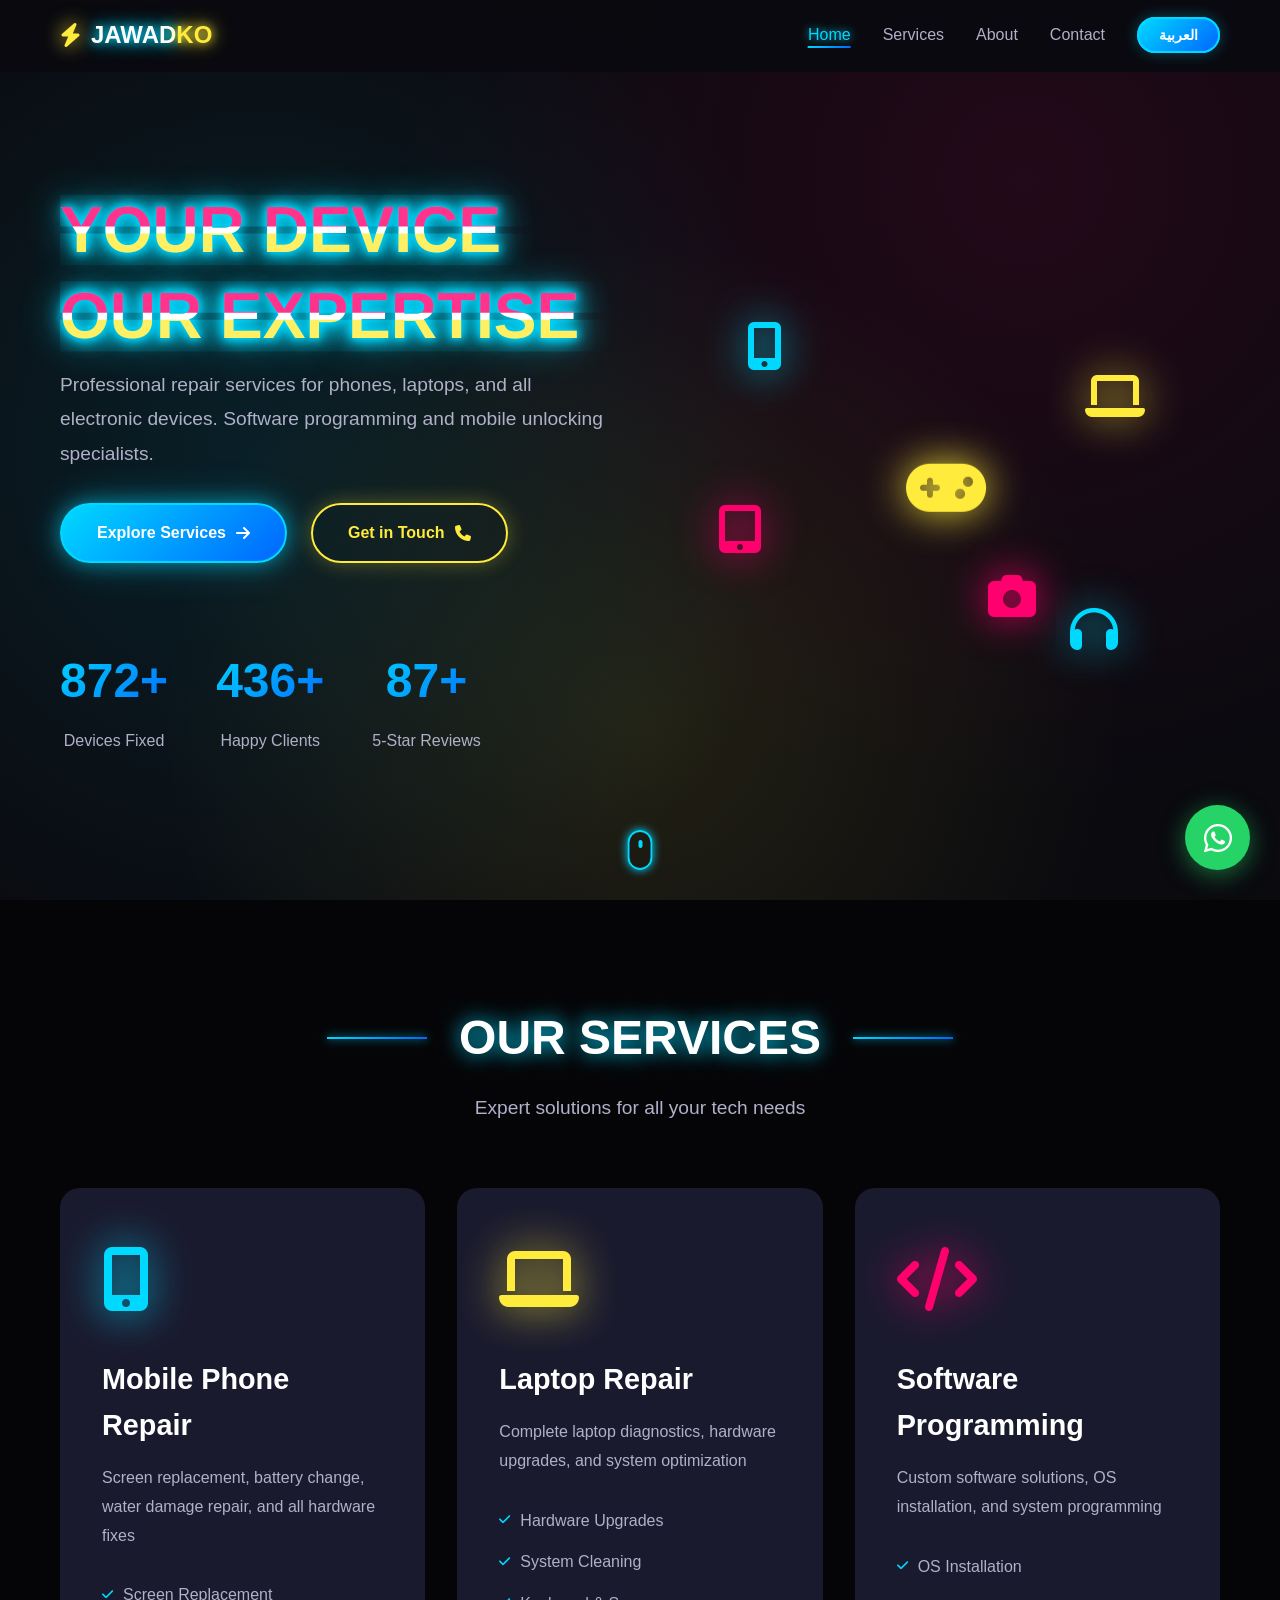
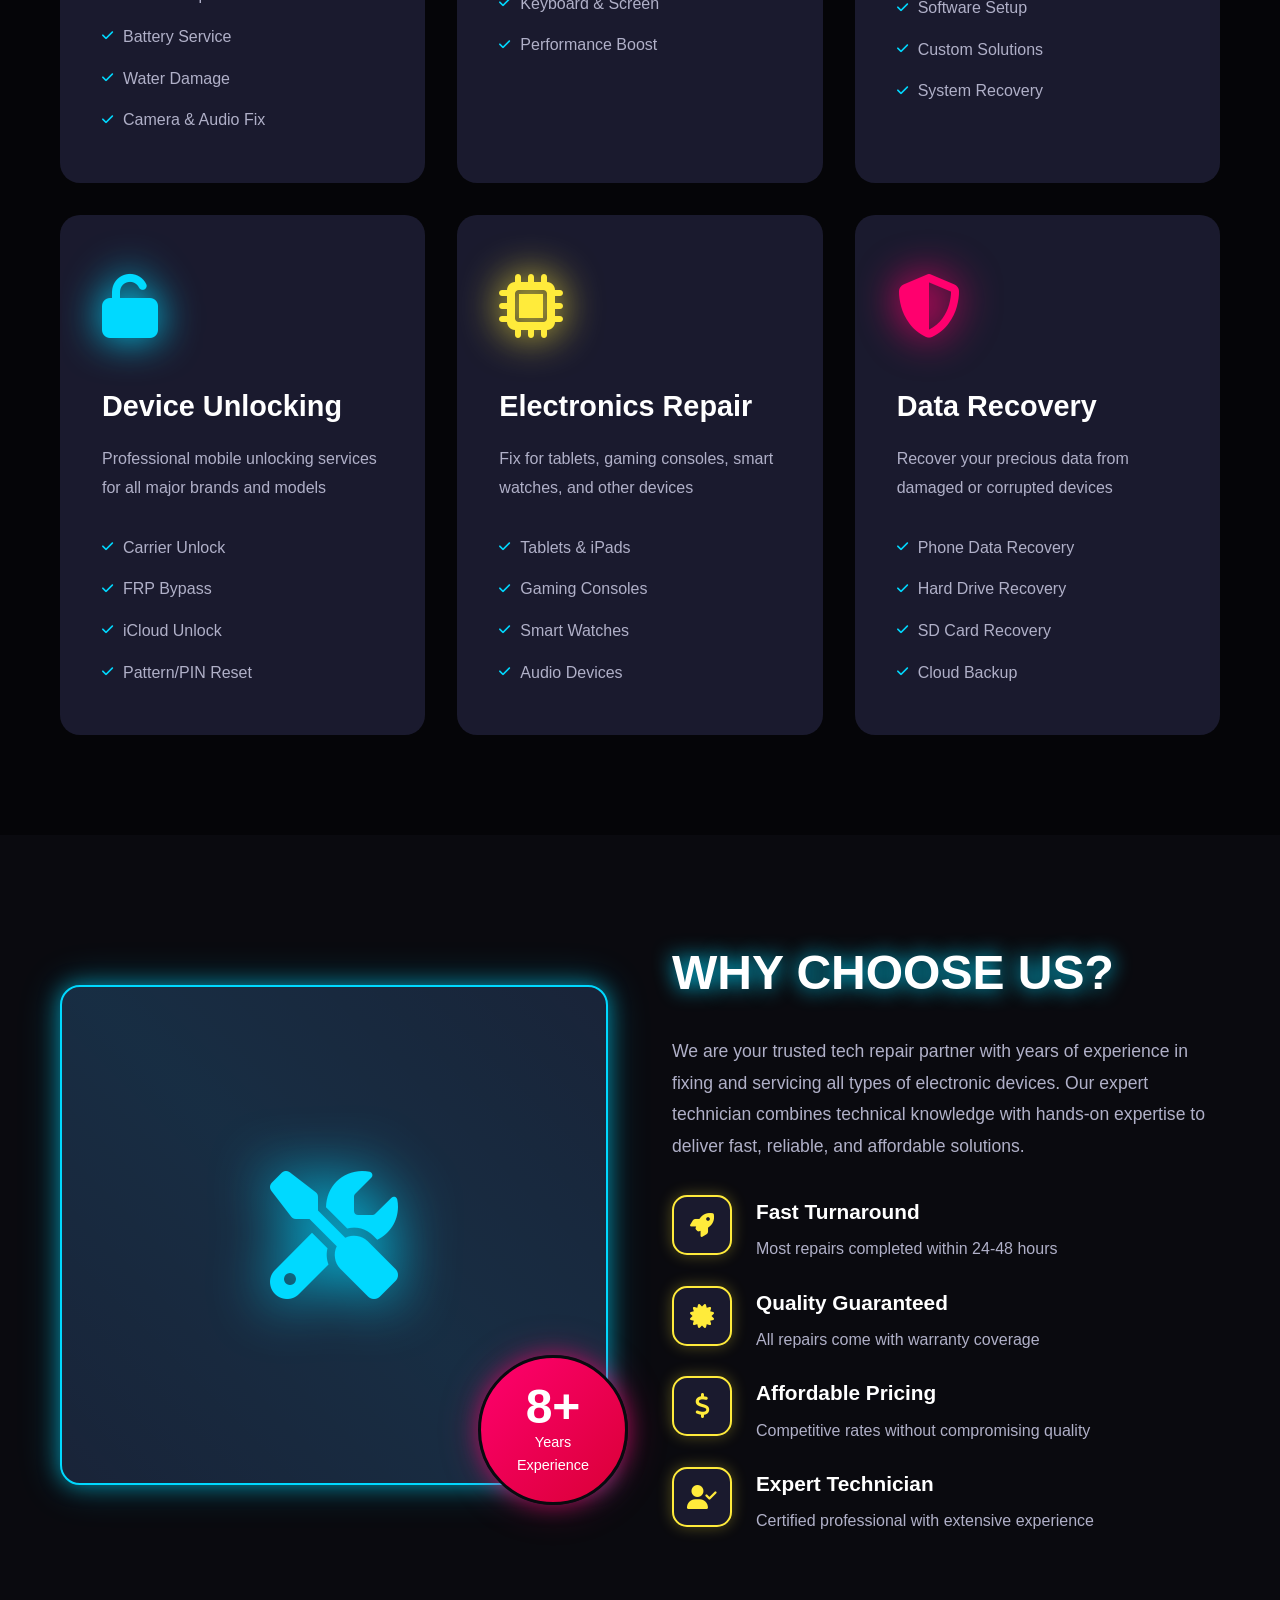
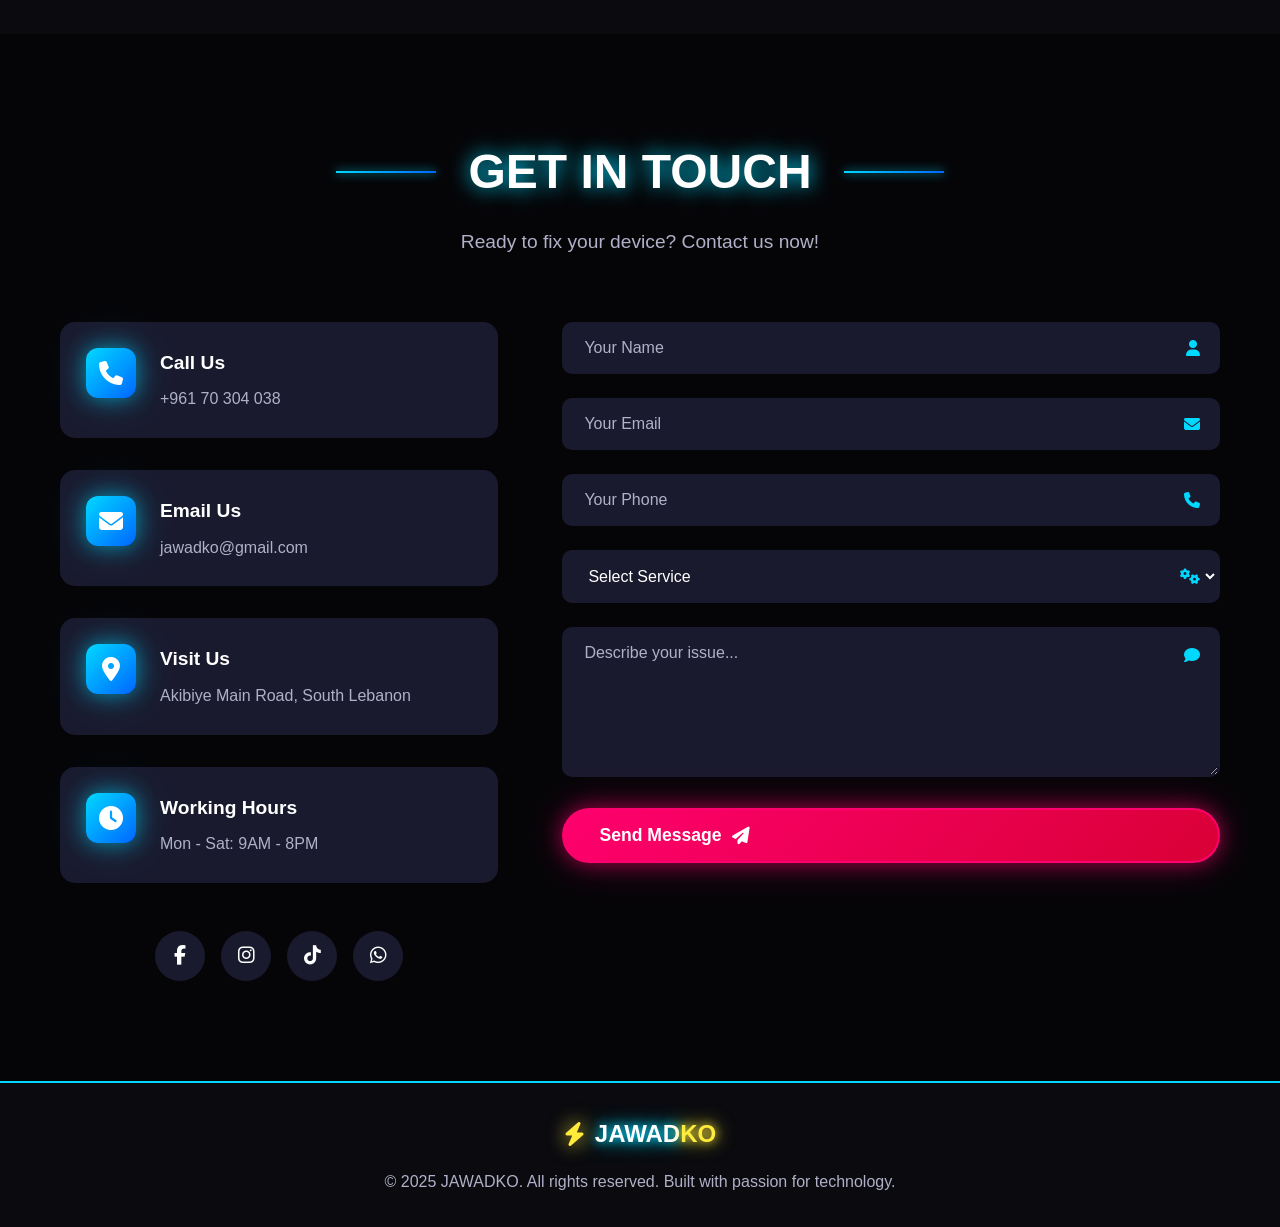
<file: index.html>
<!DOCTYPE html>
<html lang="en">
<head>
    <meta charset="UTF-8">
    <meta name="viewport" content="width=device-width, initial-scale=1.0">
    <title>JAWADKO - Phone, Laptop & Device Repair Specialist</title>
    <link rel="icon" type="image/jpeg" href="jawad.jpg">
    <link rel="shortcut icon" type="image/jpeg" href="jawad.jpg">
    <link rel="stylesheet" href="styles.css">
    <link rel="stylesheet" href="https://cdnjs.cloudflare.com/ajax/libs/font-awesome/6.4.0/css/all.min.css">
</head>
<body>
    <!-- Navigation -->
    <nav class="navbar">
        <div class="container">
            <div class="logo">
                <i class="fas fa-bolt"></i>
                <span class="neon-text">JAWAD<span class="highlight">KO</span></span>
            </div>
            <ul class="nav-links">
                <li><a href="#home" class="nav-link active">Home</a></li>
                <li><a href="#services" class="nav-link">Services</a></li>
                <li><a href="#about" class="nav-link">About</a></li>
                <li><a href="#contact" class="nav-link">Contact</a></li>
                <li><a href="index-ar.html" class="language-btn">العربية</a></li>
            </ul>
            <div class="burger">
                <div class="line1"></div>
                <div class="line2"></div>
                <div class="line3"></div>
            </div>
        </div>
    </nav>

    <!-- Hero Section -->
    <section id="home" class="hero">
        <div class="hero-bg"></div>
        <div class="container hero-content">
            <div class="hero-text">
                <h1 class="glitch" data-text="YOUR DEVICE">YOUR DEVICE</h1>
                <h1 class="glitch" data-text="OUR EXPERTISE">OUR EXPERTISE</h1>
                <p class="hero-description">
                    Professional repair services for phones, laptops, and all electronic devices. 
                    Software programming and mobile unlocking specialists.
                </p>
                <div class="hero-buttons">
                    <a href="#services" class="btn btn-primary">
                        <span>Explore Services</span>
                        <i class="fas fa-arrow-right"></i>
                    </a>
                    <a href="#contact" class="btn btn-secondary">
                        <span>Get in Touch</span>
                        <i class="fas fa-phone"></i>
                    </a>
                </div>
                <div class="stats">
                    <div class="stat-item">
                        <h3 class="counter" data-target="1000">0</h3>
                        <p>Devices Fixed</p>
                    </div>
                    <div class="stat-item">
                        <h3 class="counter" data-target="500">0</h3>
                        <p>Happy Clients</p>
                    </div>
                    <div class="stat-item">
                        <h3 class="counter" data-target="100">0</h3>
                        <p>5-Star Reviews</p>
                    </div>
                </div>
            </div>
            <div class="hero-image">
                <div class="floating-icon icon-1"><i class="fas fa-mobile-alt"></i></div>
                <div class="floating-icon icon-2"><i class="fas fa-laptop"></i></div>
                <div class="floating-icon icon-3"><i class="fas fa-tablet-alt"></i></div>
                <div class="floating-icon icon-4"><i class="fas fa-headphones"></i></div>
                <div class="floating-icon icon-5"><i class="fas fa-gamepad"></i></div>
                <div class="floating-icon icon-6"><i class="fas fa-camera"></i></div>
            </div>
        </div>
        <div class="scroll-indicator">
            <div class="mouse"></div>
        </div>
    </section>

    <!-- Services Section -->
    <section id="services" class="services">
        <div class="container">
            <h2 class="section-title">
                <span class="title-line"></span>
                OUR SERVICES
                <span class="title-line"></span>
            </h2>
            <p class="section-subtitle">Expert solutions for all your tech needs</p>
            
            <div class="services-grid">
                <div class="service-card" data-color="blue" onclick="window.location.href='service-phone-repair.html'" style="cursor: pointer;">
                    <div class="service-icon">
                        <i class="fas fa-mobile-alt"></i>
                    </div>
                    <h3>Mobile Phone Repair</h3>
                    <p>Screen replacement, battery change, water damage repair, and all hardware fixes</p>
                    <ul class="service-features">
                        <li><i class="fas fa-check"></i> Screen Replacement</li>
                        <li><i class="fas fa-check"></i> Battery Service</li>
                        <li><i class="fas fa-check"></i> Water Damage</li>
                        <li><i class="fas fa-check"></i> Camera & Audio Fix</li>
                    </ul>
                </div>

                <div class="service-card" data-color="yellow" onclick="window.location.href='service-laptop-repair.html'" style="cursor: pointer;">
                    <div class="service-icon">
                        <i class="fas fa-laptop"></i>
                    </div>
                    <h3>Laptop Repair</h3>
                    <p>Complete laptop diagnostics, hardware upgrades, and system optimization</p>
                    <ul class="service-features">
                        <li><i class="fas fa-check"></i> Hardware Upgrades</li>
                        <li><i class="fas fa-check"></i> System Cleaning</li>
                        <li><i class="fas fa-check"></i> Keyboard & Screen</li>
                        <li><i class="fas fa-check"></i> Performance Boost</li>
                    </ul>
                </div>

                <div class="service-card" data-color="red" onclick="window.location.href='service-software.html'" style="cursor: pointer;">
                    <div class="service-icon">
                        <i class="fas fa-code"></i>
                    </div>
                    <h3>Software Programming</h3>
                    <p>Custom software solutions, OS installation, and system programming</p>
                    <ul class="service-features">
                        <li><i class="fas fa-check"></i> OS Installation</li>
                        <li><i class="fas fa-check"></i> Software Setup</li>
                        <li><i class="fas fa-check"></i> Custom Solutions</li>
                        <li><i class="fas fa-check"></i> System Recovery</li>
                    </ul>
                </div>

                <div class="service-card" data-color="blue" onclick="window.location.href='service-unlock.html'" style="cursor: pointer;">
                    <div class="service-icon">
                        <i class="fas fa-unlock"></i>
                    </div>
                    <h3>Device Unlocking</h3>
                    <p>Professional mobile unlocking services for all major brands and models</p>
                    <ul class="service-features">
                        <li><i class="fas fa-check"></i> Carrier Unlock</li>
                        <li><i class="fas fa-check"></i> FRP Bypass</li>
                        <li><i class="fas fa-check"></i> iCloud Unlock</li>
                        <li><i class="fas fa-check"></i> Pattern/PIN Reset</li>
                    </ul>
                </div>

                <div class="service-card" data-color="yellow" onclick="window.location.href='service-electronics.html'" style="cursor: pointer;">
                    <div class="service-icon">
                        <i class="fas fa-microchip"></i>
                    </div>
                    <h3>Electronics Repair</h3>
                    <p>Fix for tablets, gaming consoles, smart watches, and other devices</p>
                    <ul class="service-features">
                        <li><i class="fas fa-check"></i> Tablets & iPads</li>
                        <li><i class="fas fa-check"></i> Gaming Consoles</li>
                        <li><i class="fas fa-check"></i> Smart Watches</li>
                        <li><i class="fas fa-check"></i> Audio Devices</li>
                    </ul>
                </div>

                <div class="service-card" data-color="red" onclick="window.location.href='service-data-recovery.html'" style="cursor: pointer;">
                    <div class="service-icon">
                        <i class="fas fa-shield-alt"></i>
                    </div>
                    <h3>Data Recovery</h3>
                    <p>Recover your precious data from damaged or corrupted devices</p>
                    <ul class="service-features">
                        <li><i class="fas fa-check"></i> Phone Data Recovery</li>
                        <li><i class="fas fa-check"></i> Hard Drive Recovery</li>
                        <li><i class="fas fa-check"></i> SD Card Recovery</li>
                        <li><i class="fas fa-check"></i> Cloud Backup</li>
                    </ul>
                </div>
            </div>
        </div>
    </section>

    <!-- About Section -->
    <section id="about" class="about">
        <div class="container">
            <div class="about-content">
                <div class="about-image">
                    <div class="image-placeholder">
                        <i class="fas fa-tools"></i>
                    </div>
                    <div class="experience-badge">
                        <span class="years">8+</span>
                        <span class="text">Years Experience</span>
                    </div>
                </div>
                <div class="about-text">
                    <h2 class="section-title">WHY CHOOSE US?</h2>
                    <p class="about-description">
                        We are your trusted tech repair partner with years of experience in fixing and 
                        servicing all types of electronic devices. Our expert technician combines 
                        technical knowledge with hands-on expertise to deliver fast, reliable, and 
                        affordable solutions.
                    </p>
                    <div class="features-list">
                        <div class="feature-item">
                            <div class="feature-icon">
                                <i class="fas fa-rocket"></i>
                            </div>
                            <div class="feature-content">
                                <h4>Fast Turnaround</h4>
                                <p>Most repairs completed within 24-48 hours</p>
                            </div>
                        </div>
                        <div class="feature-item">
                            <div class="feature-icon">
                                <i class="fas fa-certificate"></i>
                            </div>
                            <div class="feature-content">
                                <h4>Quality Guaranteed</h4>
                                <p>All repairs come with warranty coverage</p>
                            </div>
                        </div>
                        <div class="feature-item">
                            <div class="feature-icon">
                                <i class="fas fa-dollar-sign"></i>
                            </div>
                            <div class="feature-content">
                                <h4>Affordable Pricing</h4>
                                <p>Competitive rates without compromising quality</p>
                            </div>
                        </div>
                        <div class="feature-item">
                            <div class="feature-icon">
                                <i class="fas fa-user-check"></i>
                            </div>
                            <div class="feature-content">
                                <h4>Expert Technician</h4>
                                <p>Certified professional with extensive experience</p>
                            </div>
                        </div>
                    </div>
                </div>
            </div>
        </div>
    </section>

    <!-- Contact Section -->
    <section id="contact" class="contact">
        <div class="container">
            <h2 class="section-title">
                <span class="title-line"></span>
                GET IN TOUCH
                <span class="title-line"></span>
            </h2>
            <p class="section-subtitle">Ready to fix your device? Contact us now!</p>
            
            <div class="contact-content">
                <div class="contact-info">
                    <a href="tel:+96170304038" class="contact-item" style="text-decoration: none; color: inherit;">
                        <div class="contact-icon">
                            <i class="fas fa-phone"></i>
                        </div>
                        <div class="contact-details">
                            <h4>Call Us</h4>
                            <p>+961 70 304 038</p>
                        </div>
                    </a>
                    <a href="mailto:jawadko@gmail.com" class="contact-item" style="text-decoration: none; color: inherit;">
                        <div class="contact-icon">
                            <i class="fas fa-envelope"></i>
                        </div>
                        <div class="contact-details">
                            <h4>Email Us</h4>
                            <p>jawadko@gmail.com</p>
                        </div>
                    </a>
                    <a href="https://maps.google.com/?q=Akibiye+Main+Road+South+Lebanon" target="_blank" class="contact-item" style="text-decoration: none; color: inherit;">
                        <div class="contact-icon">
                            <i class="fas fa-map-marker-alt"></i>
                        </div>
                        <div class="contact-details">
                            <h4>Visit Us</h4>
                            <p>Akibiye Main Road, South Lebanon</p>
                        </div>
                    </a>
                    <div class="contact-item">
                        <div class="contact-icon">
                            <i class="fas fa-clock"></i>
                        </div>
                        <div class="contact-details">
                            <h4>Working Hours</h4>
                            <p>Mon - Sat: 9AM - 8PM</p>
                        </div>
                    </div>
                    <div class="social-links">
                        <a href="https://www.facebook.com/share/17Ysk5EbcK/?mibextid=wwXIfr" class="social-link"><i class="fab fa-facebook-f"></i></a>
                        <a href="https://www.instagram.com/jawdko119721?igsh=OTRzM2dmamFscGhh" class="social-link"><i class="fab fa-instagram"></i></a>
                        <a href="https://www.tiktok.com/@jawdko?_t=ZS-90WCSGowvOC&_r=1" class="social-link"><i class="fab fa-tiktok"></i></a>
                        <a href="https://wa.me/96170304038" class="social-link"><i class="fab fa-whatsapp"></i></a>
                    </div>
                </div>
                
                <form class="contact-form">
                    <div class="form-group">
                        <input type="text" name="name" class="form-input" placeholder="Your Name" required>
                        <i class="fas fa-user form-icon"></i>
                    </div>
                    <div class="form-group">
                        <input type="email" name="email" class="form-input" placeholder="Your Email" required>
                        <i class="fas fa-envelope form-icon"></i>
                    </div>
                    <div class="form-group">
                        <input type="tel" name="phone" class="form-input" placeholder="Your Phone" required>
                        <i class="fas fa-phone form-icon"></i>
                    </div>
                    <div class="form-group">
                        <select name="service" class="form-input" required>
                            <option value="">Select Service</option>
                            <option value="Mobile Phone Repair">Mobile Phone Repair</option>
                            <option value="Laptop Repair">Laptop Repair</option>
                            <option value="Software Programming">Software Programming</option>
                            <option value="Device Unlocking">Device Unlocking</option>
                            <option value="Electronics Repair">Electronics Repair</option>
                            <option value="Data Recovery">Data Recovery</option>
                        </select>
                        <i class="fas fa-cogs form-icon"></i>
                    </div>
                    <div class="form-group">
                        <textarea name="message" class="form-input" rows="5" placeholder="Describe your issue..." required></textarea>
                        <i class="fas fa-comment form-icon"></i>
                    </div>
                    <button type="submit" class="btn btn-submit">
                        <span>Send Message</span>
                        <i class="fas fa-paper-plane"></i>
                    </button>
                </form>
            </div>
        </div>
    </section>

    <!-- Footer -->
    <footer class="footer">
        <div class="container">
            <div class="footer-content">
                <div class="footer-logo">
                    <i class="fas fa-bolt"></i>
                    <span class="neon-text">JAWAD<span class="highlight">KO</span></span>
                </div>
                <p>&copy; 2025 JAWADKO. All rights reserved. Built with passion for technology.</p>
            </div>
        </div>
    </footer>

    <!-- Floating WhatsApp Button -->
    <a href="https://wa.me/96170304038" target="_blank" class="floating-whatsapp" title="Chat on WhatsApp">
        <i class="fab fa-whatsapp"></i>
    </a>

    <script src="script.js"></script>
</body>
</html>
</file>
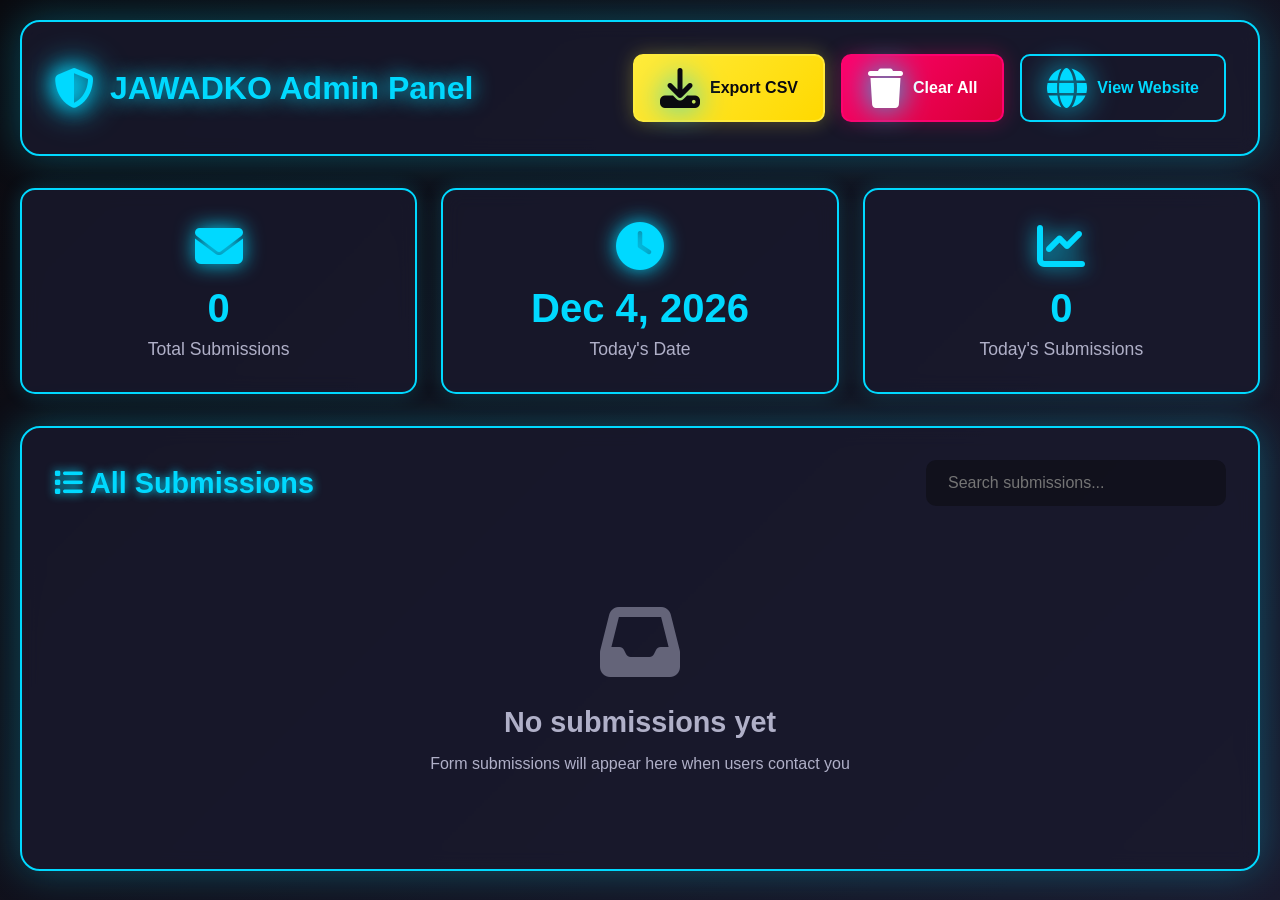
<file: admin.html>
<!DOCTYPE html>
<html lang="en">
<head>
    <meta charset="UTF-8">
    <meta name="viewport" content="width=device-width, initial-scale=1.0">
    <title>Admin Panel - JAWADKO</title>
    <link rel="stylesheet" href="https://cdnjs.cloudflare.com/ajax/libs/font-awesome/6.4.0/css/all.min.css">
    <style>
        * {
            margin: 0;
            padding: 0;
            box-sizing: border-box;
        }
        
        body {
            font-family: 'Segoe UI', Tahoma, Geneva, Verdana, sans-serif;
            background: linear-gradient(135deg, #0a0a0f 0%, #1a1a2e 100%);
            min-height: 100vh;
            color: #fff;
            padding: 20px;
        }
        
        .container {
            max-width: 1400px;
            margin: 0 auto;
        }
        
        .header {
            background: rgba(26, 26, 46, 0.8);
            backdrop-filter: blur(10px);
            padding: 2rem;
            border-radius: 20px;
            border: 2px solid #00d9ff;
            box-shadow: 0 0 40px rgba(0, 217, 255, 0.3);
            margin-bottom: 2rem;
            display: flex;
            justify-content: space-between;
            align-items: center;
            flex-wrap: wrap;
            gap: 1rem;
        }
        
        .header h1 {
            font-size: 2rem;
            color: #00d9ff;
            text-shadow: 0 0 20px #00d9ff;
            display: flex;
            align-items: center;
            gap: 1rem;
        }
        
        .header i {
            font-size: 2.5rem;
            filter: drop-shadow(0 0 15px #00d9ff);
        }
        
        .btn {
            padding: 12px 25px;
            border-radius: 10px;
            text-decoration: none;
            font-weight: 600;
            transition: all 0.3s ease;
            border: 2px solid;
            display: inline-flex;
            align-items: center;
            gap: 10px;
            cursor: pointer;
            font-size: 1rem;
        }
        
        .btn-export {
            background: linear-gradient(135deg, #ffeb3b, #ffd900);
            border-color: #ffeb3b;
            color: #0a0a0f;
            box-shadow: 0 0 20px rgba(255, 235, 59, 0.3);
        }
        
        .btn-export:hover {
            transform: translateY(-3px);
            box-shadow: 0 0 30px rgba(255, 235, 59, 0.6);
        }
        
        .btn-clear {
            background: linear-gradient(135deg, #ff006e, #d90036);
            border-color: #ff006e;
            color: #fff;
            box-shadow: 0 0 20px rgba(255, 0, 110, 0.3);
        }
        
        .btn-clear:hover {
            transform: translateY(-3px);
            box-shadow: 0 0 30px rgba(255, 0, 110, 0.6);
        }
        
        .btn-website {
            background: transparent;
            border-color: #00d9ff;
            color: #00d9ff;
        }
        
        .btn-website:hover {
            background: rgba(0, 217, 255, 0.1);
            transform: translateY(-3px);
        }
        
        .stats {
            display: grid;
            grid-template-columns: repeat(auto-fit, minmax(250px, 1fr));
            gap: 1.5rem;
            margin-bottom: 2rem;
        }
        
        .stat-card {
            background: rgba(26, 26, 46, 0.8);
            backdrop-filter: blur(10px);
            padding: 2rem;
            border-radius: 15px;
            border: 2px solid #00d9ff;
            box-shadow: 0 0 20px rgba(0, 217, 255, 0.2);
            text-align: center;
        }
        
        .stat-card i {
            font-size: 3rem;
            color: #00d9ff;
            margin-bottom: 1rem;
            filter: drop-shadow(0 0 10px #00d9ff);
        }
        
        .stat-card h3 {
            font-size: 2.5rem;
            margin-bottom: 0.5rem;
            color: #00d9ff;
        }
        
        .stat-card p {
            color: #b0b0c8;
            font-size: 1.1rem;
        }
        
        .submissions-section {
            background: rgba(26, 26, 46, 0.8);
            backdrop-filter: blur(10px);
            padding: 2rem;
            border-radius: 20px;
            border: 2px solid #00d9ff;
            box-shadow: 0 0 40px rgba(0, 217, 255, 0.3);
        }
        
        .section-header {
            display: flex;
            justify-content: space-between;
            align-items: center;
            margin-bottom: 2rem;
            flex-wrap: wrap;
            gap: 1rem;
        }
        
        .section-header h2 {
            font-size: 1.8rem;
            color: #00d9ff;
            text-shadow: 0 0 10px #00d9ff;
        }
        
        .search-box {
            padding: 12px 20px;
            background: rgba(10, 10, 15, 0.5);
            border: 2px solid transparent;
            border-radius: 10px;
            color: #fff;
            width: 300px;
            transition: all 0.3s ease;
            font-size: 1rem;
        }
        
        .search-box:focus {
            outline: none;
            border-color: #00d9ff;
            box-shadow: 0 0 20px rgba(0, 217, 255, 0.3);
        }
        
        .submission-card {
            background: rgba(10, 10, 15, 0.5);
            padding: 1.5rem;
            border-radius: 15px;
            border: 2px solid rgba(0, 217, 255, 0.3);
            margin-bottom: 1rem;
            transition: all 0.3s ease;
        }
        
        .submission-card:hover {
            border-color: #00d9ff;
            box-shadow: 0 0 20px rgba(0, 217, 255, 0.2);
            transform: translateX(5px);
        }
        
        .submission-header {
            display: flex;
            justify-content: space-between;
            align-items: flex-start;
            margin-bottom: 1rem;
            flex-wrap: wrap;
            gap: 1rem;
        }
        
        .submission-info h3 {
            color: #00d9ff;
            font-size: 1.3rem;
            margin-bottom: 0.5rem;
        }
        
        .submission-info p {
            color: #b0b0c8;
            margin: 0.3rem 0;
        }
        
        .submission-info i {
            margin-right: 8px;
            color: #ffeb3b;
        }
        
        .submission-actions {
            display: flex;
            gap: 0.5rem;
        }
        
        .btn-delete {
            background: linear-gradient(135deg, #ff006e, #d90036);
            border: 2px solid #ff006e;
            color: #fff;
            padding: 8px 16px;
            border-radius: 8px;
            cursor: pointer;
            font-size: 0.9rem;
            transition: all 0.3s ease;
            display: flex;
            align-items: center;
            gap: 5px;
        }
        
        .btn-delete:hover {
            transform: scale(1.05);
            box-shadow: 0 0 20px rgba(255, 0, 110, 0.5);
        }
        
        .submission-details {
            background: rgba(0, 0, 0, 0.3);
            padding: 1rem;
            border-radius: 10px;
            border-left: 4px solid #ffeb3b;
        }
        
        .submission-details h4 {
            color: #ffeb3b;
            margin-bottom: 0.5rem;
        }
        
        .submission-details p {
            color: #fff;
            line-height: 1.6;
        }
        
        .empty-state {
            text-align: center;
            padding: 4rem 2rem;
            color: #b0b0c8;
        }
        
        .empty-state i {
            font-size: 5rem;
            margin-bottom: 1.5rem;
            opacity: 0.5;
        }
        
        .empty-state h3 {
            font-size: 1.8rem;
            margin-bottom: 1rem;
        }
        
        @media (max-width: 768px) {
            .header {
                flex-direction: column;
                text-align: center;
            }
            
            .header h1 {
                font-size: 1.5rem;
            }
            
            .search-box {
                width: 100%;
            }
            
            .submission-header {
                flex-direction: column;
            }
        }
    </style>
</head>
<body>
    <div class="container">
        <div class="header">
            <h1>
                <i class="fas fa-shield-alt"></i>
                JAWADKO Admin Panel
            </h1>
            <div style="display: flex; gap: 1rem; flex-wrap: wrap;">
                <button class="btn btn-export" onclick="exportToCSV()">
                    <i class="fas fa-download"></i> Export CSV
                </button>
                <button class="btn btn-clear" onclick="clearAll()">
                    <i class="fas fa-trash"></i> Clear All
                </button>
                <a href="index.html" class="btn btn-website" target="_blank">
                    <i class="fas fa-globe"></i> View Website
                </a>
            </div>
        </div>
        
        <div class="stats">
            <div class="stat-card">
                <i class="fas fa-envelope"></i>
                <h3 id="totalCount">0</h3>
                <p>Total Submissions</p>
            </div>
            <div class="stat-card">
                <i class="fas fa-clock"></i>
                <h3 id="currentDate"></h3>
                <p>Today's Date</p>
            </div>
            <div class="stat-card">
                <i class="fas fa-chart-line"></i>
                <h3 id="todayCount">0</h3>
                <p>Today's Submissions</p>
            </div>
        </div>
        
        <div class="submissions-section">
            <div class="section-header">
                <h2><i class="fas fa-list"></i> All Submissions</h2>
                <input type="text" id="searchBox" class="search-box" placeholder="Search submissions..." onkeyup="filterSubmissions()">
            </div>
            
            <div id="submissionsContainer"></div>
        </div>
    </div>
    
    <script>
        // Load submissions from localStorage
        function loadSubmissions() {
            const submissions = JSON.parse(localStorage.getItem('jawadko_submissions') || '[]');
            return submissions;
        }
        
        // Save submissions to localStorage
        function saveSubmissions(submissions) {
            localStorage.setItem('jawadko_submissions', JSON.stringify(submissions));
        }
        
        // Display submissions
        function displaySubmissions(submissionsToDisplay = null) {
            const container = document.getElementById('submissionsContainer');
            const submissions = submissionsToDisplay || loadSubmissions();
            
            // Update stats
            document.getElementById('totalCount').textContent = submissions.length;
            
            const today = new Date().toDateString();
            document.getElementById('currentDate').textContent = new Date().toLocaleDateString('en-US', { day: 'numeric', month: 'short', year: 'numeric' });
            
            const todaySubmissions = submissions.filter(s => new Date(s.date).toDateString() === today);
            document.getElementById('todayCount').textContent = todaySubmissions.length;
            
            if (submissions.length === 0) {
                container.innerHTML = `
                    <div class="empty-state">
                        <i class="fas fa-inbox"></i>
                        <h3>No submissions yet</h3>
                        <p>Form submissions will appear here when users contact you</p>
                    </div>
                `;
                return;
            }
            
            container.innerHTML = submissions.map((submission, index) => `
                <div class="submission-card" data-index="${index}">
                    <div class="submission-header">
                        <div class="submission-info">
                            <h3>${submission.name}</h3>
                            <p><i class="fas fa-envelope"></i> ${submission.email}</p>
                            <p><i class="fas fa-phone"></i> ${submission.phone}</p>
                            <p><i class="fas fa-cogs"></i> ${submission.service}</p>
                            <p><i class="fas fa-calendar"></i> ${new Date(submission.date).toLocaleString()}</p>
                        </div>
                        <div class="submission-actions">
                            <button class="btn-delete" onclick="deleteSubmission(${index})">
                                <i class="fas fa-trash"></i> Delete
                            </button>
                        </div>
                    </div>
                    <div class="submission-details">
                        <h4>Message:</h4>
                        <p>${submission.message}</p>
                    </div>
                </div>
            `).join('');
        }
        
        // Delete submission
        function deleteSubmission(index) {
            if (confirm('Are you sure you want to delete this submission?')) {
                const submissions = loadSubmissions();
                submissions.splice(index, 1);
                saveSubmissions(submissions);
                displaySubmissions();
                showNotification('Submission deleted successfully!', 'success');
            }
        }
        
        // Clear all submissions
        function clearAll() {
            if (confirm('Are you sure you want to delete ALL submissions? This cannot be undone!')) {
                if (confirm('Really sure? This will permanently delete everything!')) {
                    localStorage.removeItem('jawadko_submissions');
                    displaySubmissions();
                    showNotification('All submissions cleared!', 'success');
                }
            }
        }
        
        // Filter submissions
        function filterSubmissions() {
            const searchTerm = document.getElementById('searchBox').value.toLowerCase();
            const submissions = loadSubmissions();
            
            if (!searchTerm) {
                displaySubmissions();
                return;
            }
            
            const filtered = submissions.filter(submission => {
                return submission.name.toLowerCase().includes(searchTerm) ||
                       submission.email.toLowerCase().includes(searchTerm) ||
                       submission.phone.toLowerCase().includes(searchTerm) ||
                       submission.service.toLowerCase().includes(searchTerm) ||
                       submission.message.toLowerCase().includes(searchTerm);
            });
            
            displaySubmissions(filtered);
        }
        
        // Export to CSV
        function exportToCSV() {
            const submissions = loadSubmissions();
            
            if (submissions.length === 0) {
                alert('No submissions to export!');
                return;
            }
            
            const headers = ['Name', 'Email', 'Phone', 'Service', 'Message', 'Date'];
            const csvContent = [
                headers.join(','),
                ...submissions.map(s => [
                    `"${s.name}"`,
                    `"${s.email}"`,
                    `"${s.phone}"`,
                    `"${s.service}"`,
                    `"${s.message.replace(/"/g, '""')}"`,
                    `"${new Date(s.date).toLocaleString()}"`
                ].join(','))
            ].join('\n');
            
            const blob = new Blob([csvContent], { type: 'text/csv;charset=utf-8;' });
            const link = document.createElement('a');
            const url = URL.createObjectURL(blob);
            link.setAttribute('href', url);
            link.setAttribute('download', `jawadko-submissions-${new Date().toISOString().split('T')[0]}.csv`);
            link.style.visibility = 'hidden';
            document.body.appendChild(link);
            link.click();
            document.body.removeChild(link);
            
            showNotification('CSV exported successfully!', 'success');
        }
        
        // Show notification
        function showNotification(message, type) {
            const notification = document.createElement('div');
            notification.style.cssText = `
                position: fixed;
                top: 20px;
                right: 20px;
                background: ${type === 'success' ? 'linear-gradient(135deg, #00d9ff, #0066ff)' : 'linear-gradient(135deg, #ff006e, #d90036)'};
                color: white;
                padding: 1rem 1.5rem;
                border-radius: 10px;
                box-shadow: 0 5px 30px rgba(0, 0, 0, 0.3);
                z-index: 10000;
                font-weight: 600;
                animation: slideIn 0.3s ease;
            `;
            notification.textContent = message;
            document.body.appendChild(notification);
            
            setTimeout(() => {
                notification.style.animation = 'slideOut 0.3s ease';
                setTimeout(() => notification.remove(), 300);
            }, 3000);
        }
        
        // Initialize
        displaySubmissions();
        
        // Refresh every 5 seconds to check for new submissions
        setInterval(() => {
            displaySubmissions();
        }, 5000);
        
        console.log('JAWADKO Admin Panel loaded successfully! 🚀');
    </script>
</body>
</html>
</file>
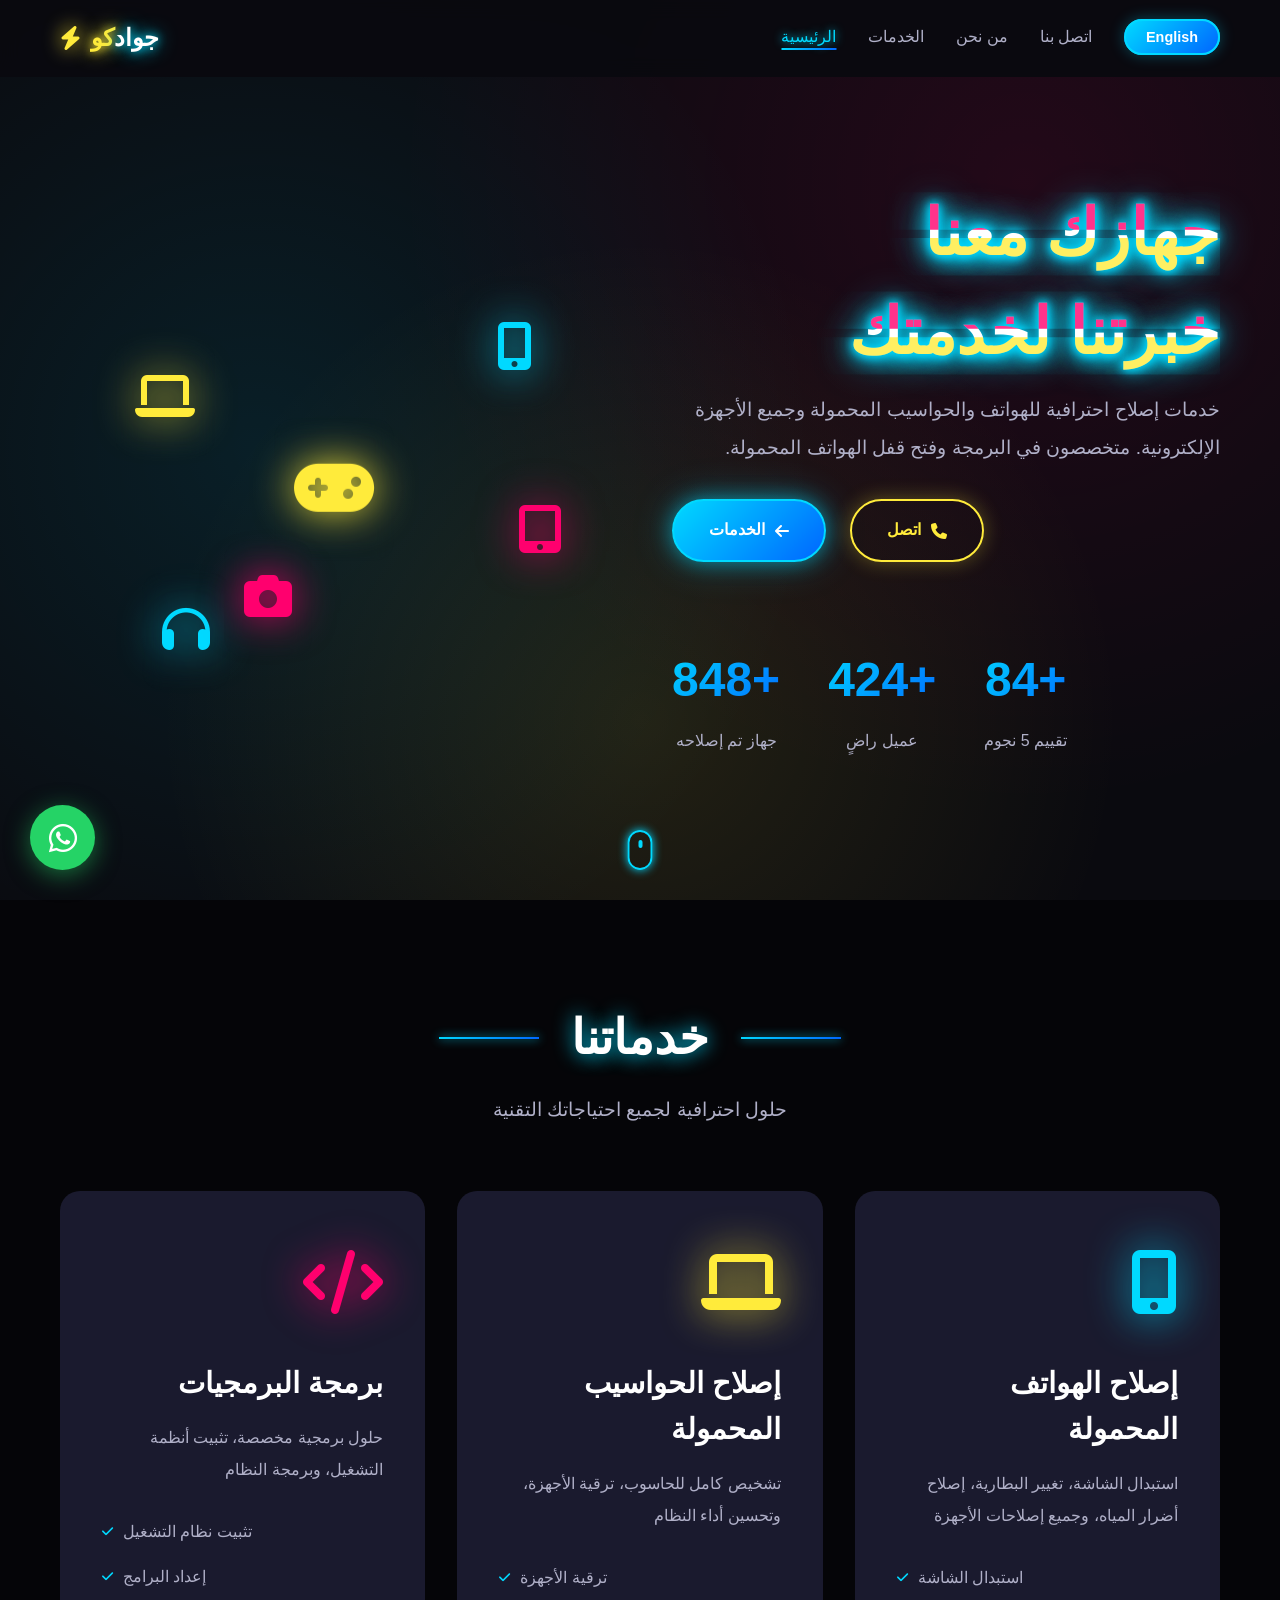
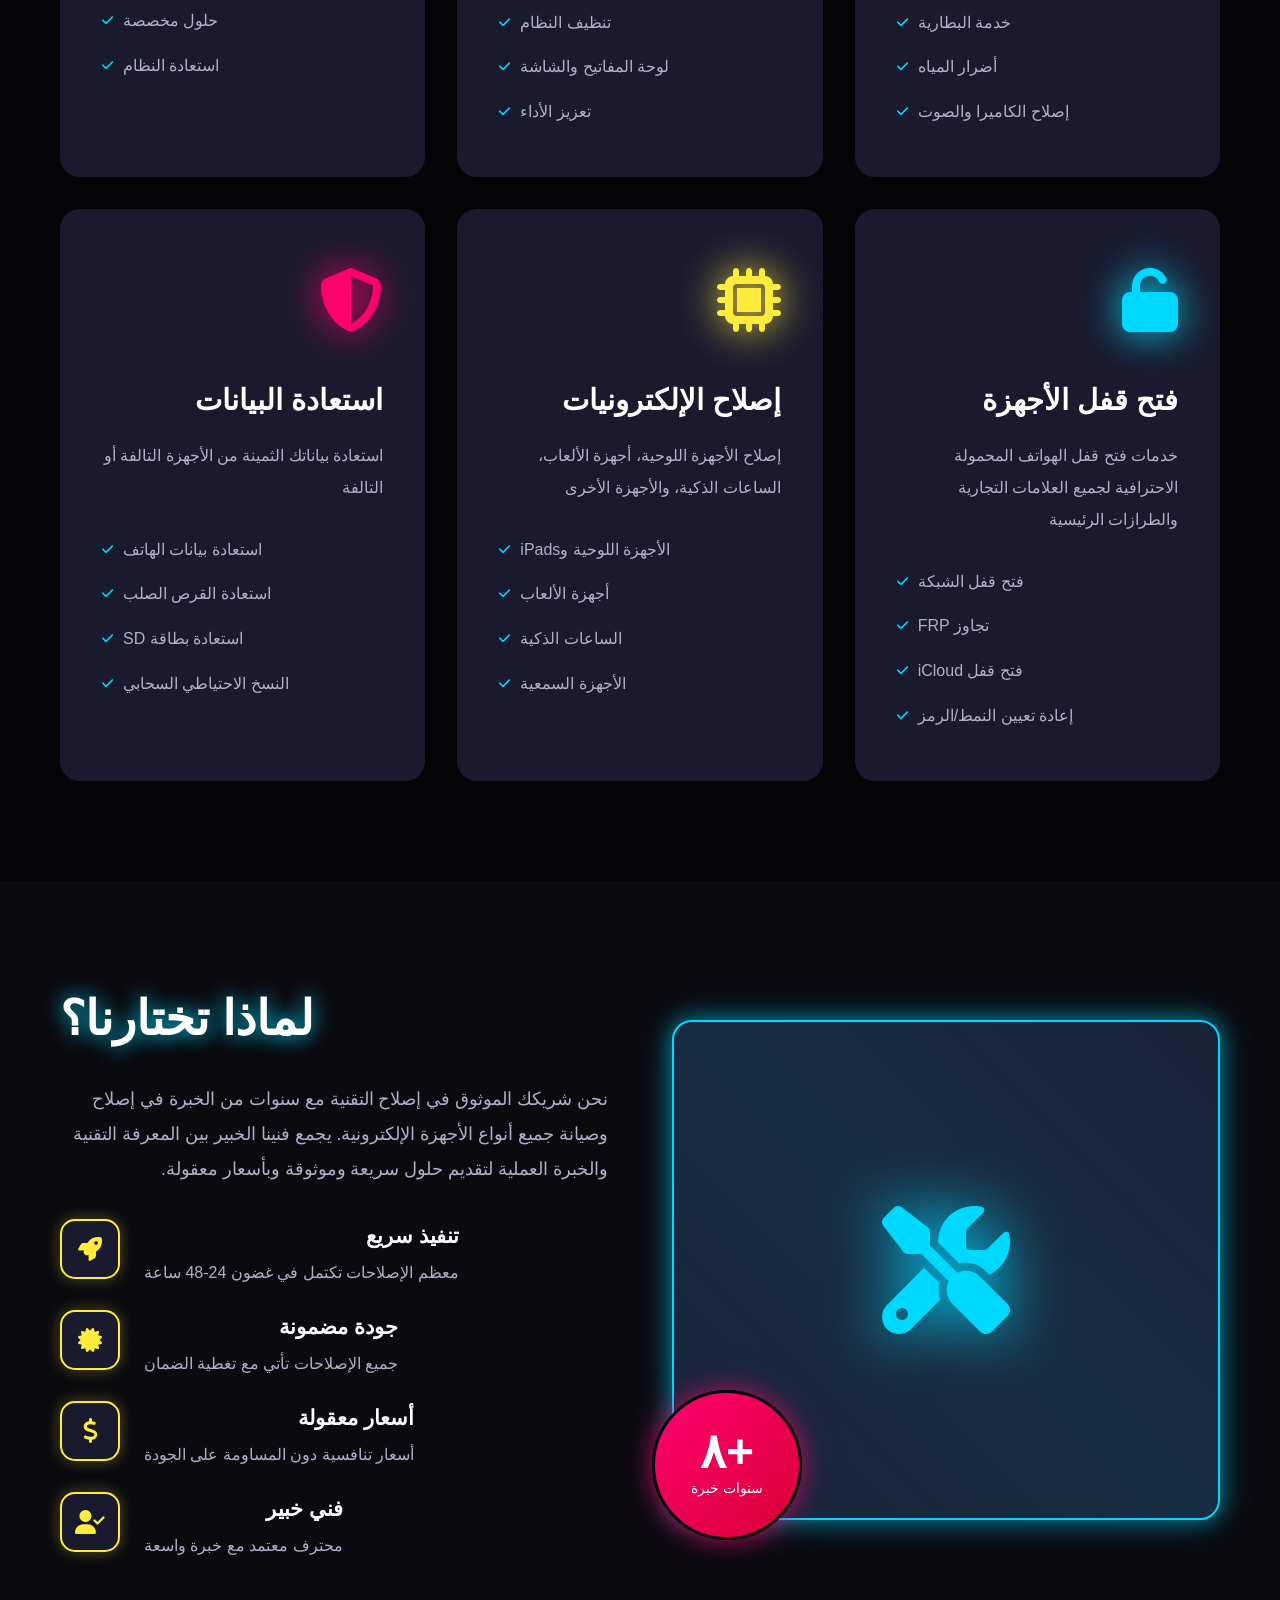
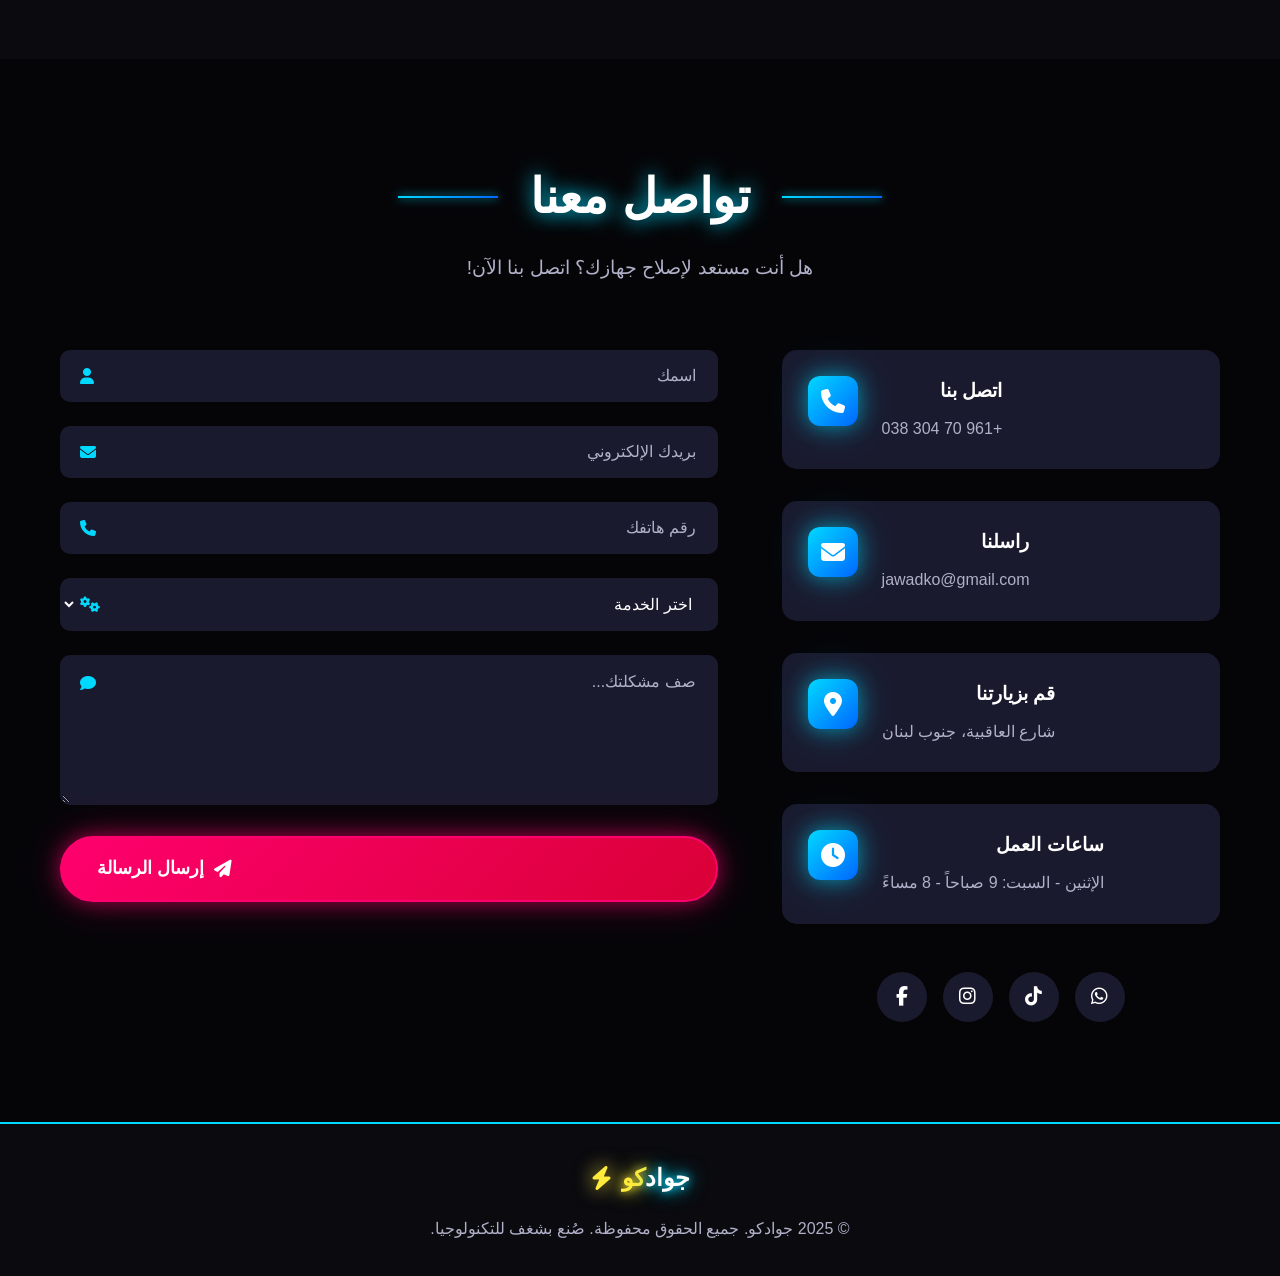
<file: index-ar.html>
<!DOCTYPE html>
<html lang="ar" dir="rtl">
<head>
    <meta charset="UTF-8">
    <meta name="viewport" content="width=device-width, initial-scale=1.0">
    <title>جوادكو - أخصائي إصلاح الهواتف والحواسيب المحمولة والأجهزة</title>
    <link rel="icon" type="image/jpeg" href="jawad.jpg">
    <link rel="shortcut icon" type="image/jpeg" href="jawad.jpg">
    <link rel="stylesheet" href="styles.css">
    <link rel="stylesheet" href="styles-ar.css">
    <link rel="stylesheet" href="https://cdnjs.cloudflare.com/ajax/libs/font-awesome/6.4.0/css/all.min.css">
</head>
<body>
    <!-- Navigation -->
    <nav class="navbar">
        <div class="container">
            <div class="logo">
                <i class="fas fa-bolt"></i>
                <span class="neon-text">جواد<span class="highlight">كو</span></span>
            </div>
            <ul class="nav-links">
                <li><a href="#home" class="nav-link active">الرئيسية</a></li>
                <li><a href="#services" class="nav-link">الخدمات</a></li>
                <li><a href="#about" class="nav-link">من نحن</a></li>
                <li><a href="#contact" class="nav-link">اتصل بنا</a></li>
                <li><a href="index.html" class="language-btn">English</a></li>
            </ul>
            <div class="burger">
                <div class="line1"></div>
                <div class="line2"></div>
                <div class="line3"></div>
            </div>
        </div>
    </nav>

    <!-- Hero Section -->
    <section id="home" class="hero">
        <div class="hero-bg"></div>
        <div class="container hero-content">
            <div class="hero-text">
                <h1 class="glitch" data-text="جهازك معنا">جهازك معنا</h1>
                <h1 class="glitch" data-text="خبرتنا لخدمتك">خبرتنا لخدمتك</h1>
                <p class="hero-description">
                    خدمات إصلاح احترافية للهواتف والحواسيب المحمولة وجميع الأجهزة الإلكترونية. 
                    متخصصون في البرمجة وفتح قفل الهواتف المحمولة.
                </p>
                <div class="hero-buttons">
                    <a href="#services" class="btn btn-primary">
                        <span>الخدمات</span>
                        <i class="fas fa-arrow-left"></i>
                    </a>
                    <a href="#contact" class="btn btn-secondary">
                        <span>اتصل</span>
                        <i class="fas fa-phone"></i>
                    </a>
                </div>
                <div class="stats">
                    <div class="stat-item">
                        <h3 class="counter" data-target="1000">0</h3>
                        <p>جهاز تم إصلاحه</p>
                    </div>
                    <div class="stat-item">
                        <h3 class="counter" data-target="500">0</h3>
                        <p>عميل راضٍ</p>
                    </div>
                    <div class="stat-item">
                        <h3 class="counter" data-target="100">0</h3>
                        <p>تقييم 5 نجوم</p>
                    </div>
                </div>
            </div>
            <div class="hero-image">
                <div class="floating-icon icon-1"><i class="fas fa-mobile-alt"></i></div>
                <div class="floating-icon icon-2"><i class="fas fa-laptop"></i></div>
                <div class="floating-icon icon-3"><i class="fas fa-tablet-alt"></i></div>
                <div class="floating-icon icon-4"><i class="fas fa-headphones"></i></div>
                <div class="floating-icon icon-5"><i class="fas fa-gamepad"></i></div>
                <div class="floating-icon icon-6"><i class="fas fa-camera"></i></div>
            </div>
        </div>
        <div class="scroll-indicator">
            <div class="mouse"></div>
        </div>
    </section>

    <!-- Services Section -->
    <section id="services" class="services">
        <div class="container">
            <h2 class="section-title">
                <span class="title-line"></span>
                خدماتنا
                <span class="title-line"></span>
            </h2>
            <p class="section-subtitle">حلول احترافية لجميع احتياجاتك التقنية</p>
            
            <div class="services-grid">
                <div class="service-card" data-color="blue" onclick="window.location.href='service-phone-repair-ar.html'" style="cursor: pointer;">
                    <div class="service-icon">
                        <i class="fas fa-mobile-alt"></i>
                    </div>
                    <h3>إصلاح الهواتف المحمولة</h3>
                    <p>استبدال الشاشة، تغيير البطارية، إصلاح أضرار المياه، وجميع إصلاحات الأجهزة</p>
                    <ul class="service-features">
                        <li><i class="fas fa-check"></i> استبدال الشاشة</li>
                        <li><i class="fas fa-check"></i> خدمة البطارية</li>
                        <li><i class="fas fa-check"></i> أضرار المياه</li>
                        <li><i class="fas fa-check"></i> إصلاح الكاميرا والصوت</li>
                    </ul>
                </div>

                <div class="service-card" data-color="yellow" onclick="window.location.href='service-laptop-repair-ar.html'" style="cursor: pointer;">
                    <div class="service-icon">
                        <i class="fas fa-laptop"></i>
                    </div>
                    <h3>إصلاح الحواسيب المحمولة</h3>
                    <p>تشخيص كامل للحاسوب، ترقية الأجهزة، وتحسين أداء النظام</p>
                    <ul class="service-features">
                        <li><i class="fas fa-check"></i> ترقية الأجهزة</li>
                        <li><i class="fas fa-check"></i> تنظيف النظام</li>
                        <li><i class="fas fa-check"></i> لوحة المفاتيح والشاشة</li>
                        <li><i class="fas fa-check"></i> تعزيز الأداء</li>
                    </ul>
                </div>

                <div class="service-card" data-color="red" onclick="window.location.href='service-software-ar.html'" style="cursor: pointer;">
                    <div class="service-icon">
                        <i class="fas fa-code"></i>
                    </div>
                    <h3>برمجة البرمجيات</h3>
                    <p>حلول برمجية مخصصة، تثبيت أنظمة التشغيل، وبرمجة النظام</p>
                    <ul class="service-features">
                        <li><i class="fas fa-check"></i> تثبيت نظام التشغيل</li>
                        <li><i class="fas fa-check"></i> إعداد البرامج</li>
                        <li><i class="fas fa-check"></i> حلول مخصصة</li>
                        <li><i class="fas fa-check"></i> استعادة النظام</li>
                    </ul>
                </div>

                <div class="service-card" data-color="blue" onclick="window.location.href='service-phone-repair-ar.html'" style="cursor: pointer;">
                    <div class="service-icon">
                        <i class="fas fa-unlock"></i>
                    </div>
                    <h3>فتح قفل الأجهزة</h3>
                    <p>خدمات فتح قفل الهواتف المحمولة الاحترافية لجميع العلامات التجارية والطرازات الرئيسية</p>
                    <ul class="service-features">
                        <li><i class="fas fa-check"></i> فتح قفل الشبكة</li>
                        <li><i class="fas fa-check"></i> تجاوز FRP</li>
                        <li><i class="fas fa-check"></i> فتح قفل iCloud</li>
                        <li><i class="fas fa-check"></i> إعادة تعيين النمط/الرمز</li>
                    </ul>
                </div>

                <div class="service-card" data-color="yellow" onclick="window.location.href='service-electronics-ar.html'" style="cursor: pointer;">
                    <div class="service-icon">
                        <i class="fas fa-microchip"></i>
                    </div>
                    <h3>إصلاح الإلكترونيات</h3>
                    <p>إصلاح الأجهزة اللوحية، أجهزة الألعاب، الساعات الذكية، والأجهزة الأخرى</p>
                    <ul class="service-features">
                        <li><i class="fas fa-check"></i> الأجهزة اللوحية وiPads</li>
                        <li><i class="fas fa-check"></i> أجهزة الألعاب</li>
                        <li><i class="fas fa-check"></i> الساعات الذكية</li>
                        <li><i class="fas fa-check"></i> الأجهزة السمعية</li>
                    </ul>
                </div>

                <div class="service-card" data-color="red" onclick="window.location.href='service-data-recovery-ar.html'" style="cursor: pointer;">
                    <div class="service-icon">
                        <i class="fas fa-shield-alt"></i>
                    </div>
                    <h3>استعادة البيانات</h3>
                    <p>استعادة بياناتك الثمينة من الأجهزة التالفة أو التالفة</p>
                    <ul class="service-features">
                        <li><i class="fas fa-check"></i> استعادة بيانات الهاتف</li>
                        <li><i class="fas fa-check"></i> استعادة القرص الصلب</li>
                        <li><i class="fas fa-check"></i> استعادة بطاقة SD</li>
                        <li><i class="fas fa-check"></i> النسخ الاحتياطي السحابي</li>
                    </ul>
                </div>
            </div>
        </div>
    </section>

    <!-- About Section -->
    <section id="about" class="about">
        <div class="container">
            <div class="about-content">
                <div class="about-image">
                    <div class="image-placeholder">
                        <i class="fas fa-tools"></i>
                    </div>
                    <div class="experience-badge">
                        <span class="years">+٨</span>
                        <span class="text">سنوات خبرة</span>
                    </div>
                </div>
                <div class="about-text">
                    <h2 class="section-title">لماذا تختارنا؟</h2>
                    <p class="about-description">
                        نحن شريكك الموثوق في إصلاح التقنية مع سنوات من الخبرة في إصلاح وصيانة جميع أنواع الأجهزة الإلكترونية. 
                        يجمع فنينا الخبير بين المعرفة التقنية والخبرة العملية لتقديم حلول سريعة وموثوقة وبأسعار معقولة.
                    </p>
                    <div class="features-list">
                        <div class="feature-item">
                            <div class="feature-icon">
                                <i class="fas fa-rocket"></i>
                            </div>
                            <div class="feature-content">
                                <h4>تنفيذ سريع</h4>
                                <p>معظم الإصلاحات تكتمل في غضون 24-48 ساعة</p>
                            </div>
                        </div>
                        <div class="feature-item">
                            <div class="feature-icon">
                                <i class="fas fa-certificate"></i>
                            </div>
                            <div class="feature-content">
                                <h4>جودة مضمونة</h4>
                                <p>جميع الإصلاحات تأتي مع تغطية الضمان</p>
                            </div>
                        </div>
                        <div class="feature-item">
                            <div class="feature-icon">
                                <i class="fas fa-dollar-sign"></i>
                            </div>
                            <div class="feature-content">
                                <h4>أسعار معقولة</h4>
                                <p>أسعار تنافسية دون المساومة على الجودة</p>
                            </div>
                        </div>
                        <div class="feature-item">
                            <div class="feature-icon">
                                <i class="fas fa-user-check"></i>
                            </div>
                            <div class="feature-content">
                                <h4>فني خبير</h4>
                                <p>محترف معتمد مع خبرة واسعة</p>
                            </div>
                        </div>
                    </div>
                </div>
            </div>
        </div>
    </section>

    <!-- Contact Section -->
    <section id="contact" class="contact">
        <div class="container">
            <h2 class="section-title">
                <span class="title-line"></span>
                تواصل معنا
                <span class="title-line"></span>
            </h2>
            <p class="section-subtitle">هل أنت مستعد لإصلاح جهازك؟ اتصل بنا الآن!</p>
            
            <div class="contact-content">
                <div class="contact-info">
                    <a href="tel:+96170304038" class="contact-item" style="text-decoration: none; color: inherit;">
                        <div class="contact-icon">
                            <i class="fas fa-phone"></i>
                        </div>
                        <div class="contact-details">
                            <h4>اتصل بنا</h4>
                            <p>+961 70 304 038</p>
                        </div>
                    </a>
                    <a href="mailto:jawadko@gmail.com" class="contact-item" style="text-decoration: none; color: inherit;">
                        <div class="contact-icon">
                            <i class="fas fa-envelope"></i>
                        </div>
                        <div class="contact-details">
                            <h4>راسلنا</h4>
                            <p>jawadko@gmail.com</p>
                        </div>
                    </a>
                    <a href="https://maps.google.com/?q=Akibiye+Main+Road+South+Lebanon" target="_blank" class="contact-item" style="text-decoration: none; color: inherit;">
                        <div class="contact-icon">
                            <i class="fas fa-map-marker-alt"></i>
                        </div>
                        <div class="contact-details">
                            <h4>قم بزيارتنا</h4>
                            <p>شارع العاقبية، جنوب لبنان</p>
                        </div>
                    </a>
                    <div class="contact-item">
                        <div class="contact-icon">
                            <i class="fas fa-clock"></i>
                        </div>
                        <div class="contact-details">
                            <h4>ساعات العمل</h4>
                            <p>الإثنين - السبت: 9 صباحاً - 8 مساءً</p>
                        </div>
                    </div>
                    <div class="social-links">
                        <a href="https://www.facebook.com/share/17Ysk5EbcK/?mibextid=wwXIfr" class="social-link"><i class="fab fa-facebook-f"></i></a>
                        <a href="https://www.instagram.com/jawdko119721?igsh=OTRzM2dmamFscGhh" class="social-link"><i class="fab fa-instagram"></i></a>
                        <a href="https://www.tiktok.com/@jawdko?_t=ZS-90WCSGowvOC&_r=1" class="social-link"><i class="fab fa-tiktok"></i></a>
                        <a href="https://wa.me/96170304038" class="social-link"><i class="fab fa-whatsapp"></i></a>
                    </div>
                </div>
                
                <form class="contact-form">
                    <div class="form-group">
                        <input type="text" name="name" class="form-input" placeholder="اسمك" required>
                        <i class="fas fa-user form-icon"></i>
                    </div>
                    <div class="form-group">
                        <input type="email" name="email" class="form-input" placeholder="بريدك الإلكتروني" required>
                        <i class="fas fa-envelope form-icon"></i>
                    </div>
                    <div class="form-group">
                        <input type="tel" name="phone" class="form-input" placeholder="رقم هاتفك" required>
                        <i class="fas fa-phone form-icon"></i>
                    </div>
                    <div class="form-group">
                        <select name="service" class="form-input" required>
                            <option value="">اختر الخدمة</option>
                            <option value="إصلاح الهواتف المحمولة">إصلاح الهواتف المحمولة</option>
                            <option value="إصلاح الحواسيب المحمولة">إصلاح الحواسيب المحمولة</option>
                            <option value="برمجة البرمجيات">برمجة البرمجيات</option>
                            <option value="فتح قفل الأجهزة">فتح قفل الأجهزة</option>
                            <option value="إصلاح الإلكترونيات">إصلاح الإلكترونيات</option>
                            <option value="استعادة البيانات">استعادة البيانات</option>
                        </select>
                        <i class="fas fa-cogs form-icon"></i>
                    </div>
                    <div class="form-group">
                        <textarea name="message" class="form-input" rows="5" placeholder="صف مشكلتك..." required></textarea>
                        <i class="fas fa-comment form-icon"></i>
                    </div>
                    <button type="submit" class="btn btn-submit">
                        <span>إرسال الرسالة</span>
                        <i class="fas fa-paper-plane"></i>
                    </button>
                </form>
            </div>
        </div>
    </section>

    <!-- Footer -->
    <footer class="footer">
        <div class="container">
            <div class="footer-content">
                <div class="footer-logo">
                    <i class="fas fa-bolt"></i>
                    <span class="neon-text">جواد<span class="highlight">كو</span></span>
                </div>
                <p>&copy; 2025 جوادكو. جميع الحقوق محفوظة. صُنع بشغف للتكنولوجيا.</p>
            </div>
        </div>
    </footer>

    <!-- Floating WhatsApp Button -->
    <a href="https://wa.me/96170304038" target="_blank" class="floating-whatsapp" title="دردش على واتساب">
        <i class="fab fa-whatsapp"></i>
    </a>

    <script src="script.js"></script>
</body>
</html>
</file>
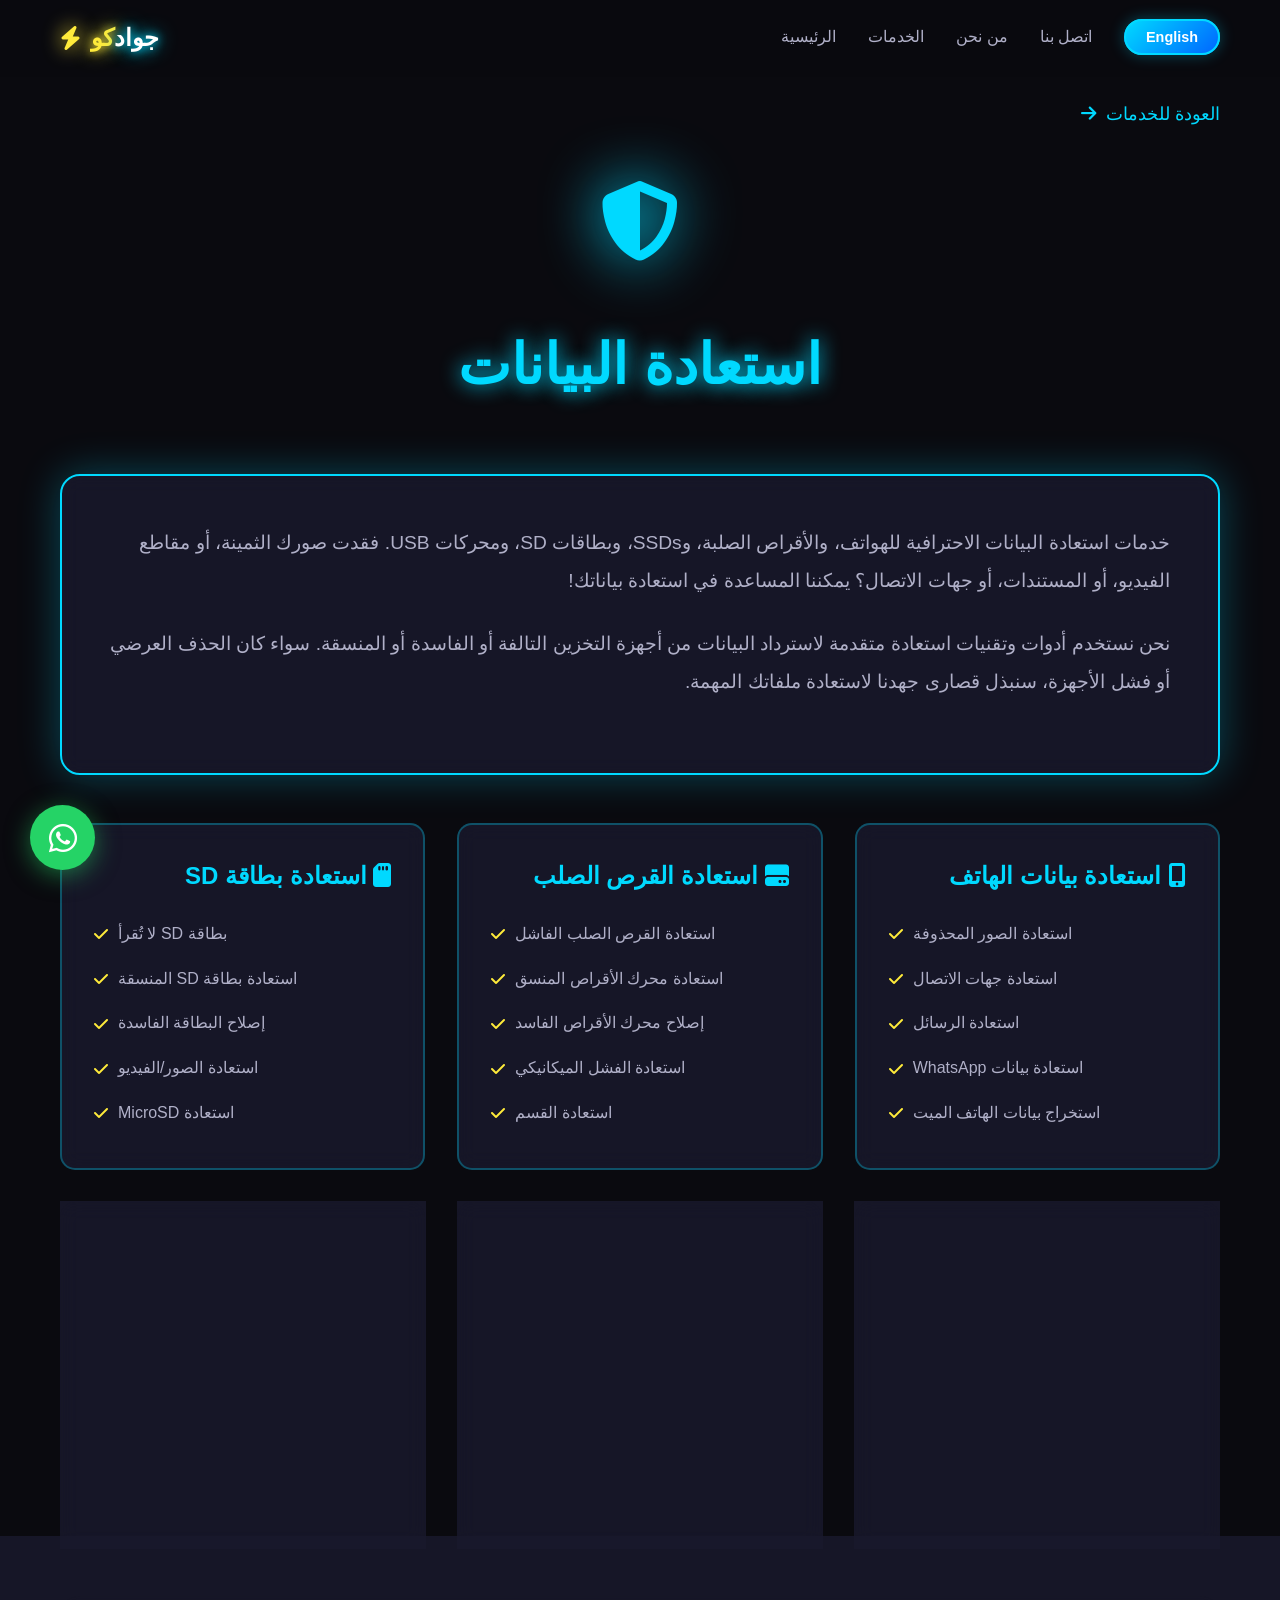
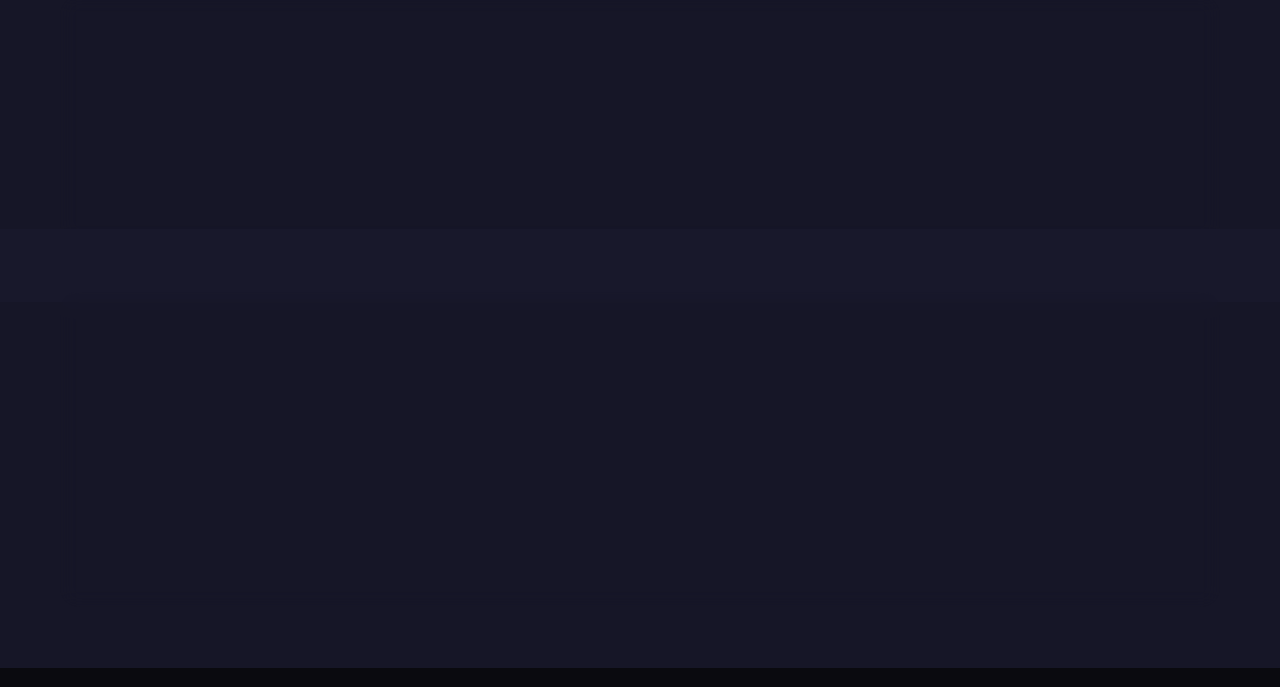
<file: service-data-recovery-ar.html>
<!DOCTYPE html>
<html lang="ar" dir="rtl">
<head>
<meta charset="UTF-8"><meta name="viewport" content="width=device-width, initial-scale=1.0"><title>استعادة البيانات - جوادكو</title>
<link rel="icon" type="image/jpeg" href="jawad.jpg">
<link rel="shortcut icon" type="image/jpeg" href="jawad.jpg">
<link rel="stylesheet" href="styles.css"><link rel="stylesheet" href="styles-ar.css"><link rel="stylesheet" href="https://cdnjs.cloudflare.com/ajax/libs/font-awesome/6.4.0/css/all.min.css">
<style>.service-detail{min-height:100vh;padding-top:100px;padding-bottom:80px}.service-header{text-align:center;margin-bottom:4rem}.service-header h1{font-size:3.5rem;color:#00d9ff;text-shadow:0 0 20px #00d9ff;margin-bottom:1rem}.service-header .icon{font-size:5rem;color:#00d9ff;filter:drop-shadow(0 0 30px #00d9ff);margin-bottom:2rem}.service-content{max-width:1200px;margin:0 auto;padding:0 20px}.service-description{background:rgba(26,26,46,0.8);backdrop-filter:blur(10px);padding:3rem;border-radius:20px;border:2px solid #00d9ff;box-shadow:0 0 40px rgba(0,217,255,0.3);margin-bottom:3rem}.service-description p{font-size:1.2rem;line-height:2;color:var(--text-secondary);margin-bottom:1.5rem;text-align:right}.service-grid{display:grid;grid-template-columns:repeat(auto-fit,minmax(300px,1fr));gap:2rem;margin-bottom:3rem}.feature-box{background:rgba(26,26,46,0.8);backdrop-filter:blur(10px);padding:2rem;border-radius:15px;border:2px solid rgba(0,217,255,0.3);transition:all 0.3s ease;text-align:right}.feature-box:hover{border-color:#00d9ff;box-shadow:0 0 30px rgba(0,217,255,0.4);transform:translateY(-5px)}.feature-box h3{color:#00d9ff;font-size:1.5rem;margin-bottom:1rem}.feature-box ul{list-style:none;color:var(--text-secondary)}.feature-box li{padding:0.5rem 0;display:flex;align-items:center;gap:10px;flex-direction:row-reverse}.feature-box li i{color:#ffeb3b}.pricing-section{background:rgba(26,26,46,0.8);backdrop-filter:blur(10px);padding:3rem;border-radius:20px;border:2px solid #ffeb3b;box-shadow:0 0 40px rgba(255,235,59,0.3);margin-bottom:3rem;text-align:right}.pricing-section h2{color:#ffeb3b;font-size:2rem;margin-bottom:1.5rem;text-shadow:0 0 15px #ffeb3b}.cta-section{text-align:center;padding:3rem;background:rgba(26,26,46,0.8);backdrop-filter:blur(10px);border-radius:20px;border:2px solid #ff006e;box-shadow:0 0 40px rgba(255,0,110,0.3)}.cta-section h2{color:#ff006e;font-size:2.5rem;margin-bottom:1.5rem;text-shadow:0 0 15px #ff006e}.back-link{display:inline-flex;align-items:center;gap:10px;color:#00d9ff;text-decoration:none;font-size:1.1rem;margin-bottom:2rem;transition:all 0.3s ease;flex-direction:row-reverse}.back-link:hover{text-shadow:0 0 10px #00d9ff;transform:translateX(5px)}</style>
</head>
<body>
<nav class="navbar"><div class="container"><div class="logo"><i class="fas fa-bolt"></i><span class="neon-text">جواد<span class="highlight">كو</span></span></div><ul class="nav-links"><li><a href="index-ar.html" class="nav-link">الرئيسية</a></li><li><a href="index-ar.html#services" class="nav-link">الخدمات</a></li><li><a href="index-ar.html#about" class="nav-link">من نحن</a></li><li><a href="index-ar.html#contact" class="nav-link">اتصل بنا</a></li><li><a href="index.html" class="language-btn">English</a></li></ul><div class="burger"><div class="line1"></div><div class="line2"></div><div class="line3"></div></div></div></nav>
<section class="service-detail"><div class="service-content"><a href="index-ar.html#services" class="back-link"><i class="fas fa-arrow-right"></i> العودة للخدمات</a>
<div class="service-header"><div class="icon"><i class="fas fa-shield-alt"></i></div><h1>استعادة البيانات</h1></div>
<div class="service-description"><p>خدمات استعادة البيانات الاحترافية للهواتف، والأقراص الصلبة، وSSDs، وبطاقات SD، ومحركات USB. فقدت صورك الثمينة، أو مقاطع الفيديو، أو المستندات، أو جهات الاتصال؟ يمكننا المساعدة في استعادة بياناتك!</p><p>نحن نستخدم أدوات وتقنيات استعادة متقدمة لاسترداد البيانات من أجهزة التخزين التالفة أو الفاسدة أو المنسقة. سواء كان الحذف العرضي أو فشل الأجهزة، سنبذل قصارى جهدنا لاستعادة ملفاتك المهمة.</p></div>
<div class="service-grid">
<div class="feature-box"><h3><i class="fas fa-mobile-alt"></i> استعادة بيانات الهاتف</h3><ul><li><i class="fas fa-check"></i> استعادة الصور المحذوفة</li><li><i class="fas fa-check"></i> استعادة جهات الاتصال</li><li><i class="fas fa-check"></i> استعادة الرسائل</li><li><i class="fas fa-check"></i> استعادة بيانات WhatsApp</li><li><i class="fas fa-check"></i> استخراج بيانات الهاتف الميت</li></ul></div>
<div class="feature-box"><h3><i class="fas fa-hdd"></i> استعادة القرص الصلب</h3><ul><li><i class="fas fa-check"></i> استعادة القرص الصلب الفاشل</li><li><i class="fas fa-check"></i> استعادة محرك الأقراص المنسق</li><li><i class="fas fa-check"></i> إصلاح محرك الأقراص الفاسد</li><li><i class="fas fa-check"></i> استعادة الفشل الميكانيكي</li><li><i class="fas fa-check"></i> استعادة القسم</li></ul></div>
<div class="feature-box"><h3><i class="fas fa-sd-card"></i> استعادة بطاقة SD</h3><ul><li><i class="fas fa-check"></i> بطاقة SD لا تُقرأ</li><li><i class="fas fa-check"></i> استعادة بطاقة SD المنسقة</li><li><i class="fas fa-check"></i> إصلاح البطاقة الفاسدة</li><li><i class="fas fa-check"></i> استعادة الصور/الفيديو</li><li><i class="fas fa-check"></i> استعادة MicroSD</li></ul></div>
<div class="feature-box"><h3><i class="fas fa-usb-drive"></i> استعادة محرك USB</h3><ul><li><i class="fas fa-check"></i> USB غير معترف به</li><li><i class="fas fa-check"></i> استعادة الملفات المحذوفة</li><li><i class="fas fa-check"></i> استعادة USB المنسق</li><li><i class="fas fa-check"></i> استعادة تلف الفيروس</li><li><i class="fas fa-check"></i> إصلاح محرك الفلاش</li></ul></div>
<div class="feature-box"><h3><i class="fas fa-laptop"></i> استعادة الكمبيوتر</h3><ul><li><i class="fas fa-check"></i> استعادة بيانات الحاسوب المحمول</li><li><i class="fas fa-check"></i> استعادة بيانات سطح المكتب</li><li><i class="fas fa-check"></i> استعادة تعطل نظام التشغيل</li><li><i class="fas fa-check"></i> استعادة بيانات الشاشة الزرقاء</li><li><i class="fas fa-check"></i> استعادة الكمبيوتر الميت</li></ul></div>
<div class="feature-box"><h3><i class="fas fa-cloud"></i> النسخ الاحتياطي السحابي</h3><ul><li><i class="fas fa-check"></i> إعداد النسخ الاحتياطي التلقائي</li><li><i class="fas fa-check"></i> تكوين التخزين السحابي</li><li><i class="fas fa-check"></i> إعداد Google Drive</li><li><i class="fas fa-check"></i> تكوين iCloud</li><li><i class="fas fa-check"></i> ترحيل البيانات</li></ul></div>
</div>
<div class="pricing-section"><h2><i class="fas fa-tag"></i> معلومات التسعير</h2><p style="font-size:1.1rem;color:var(--text-secondary);line-height:2">تختلف أسعار استعادة البيانات بناءً على نوع الجهاز وتعقيد الاستعادة. تقييم مجاني! سياسة لا استعادة = لا رسوم متاحة. اتصل بنا لمناقشة احتياجات استعادة البيانات الخاصة بك!</p></div>
<div class="cta-section"><h2>فقدت بياناتك؟</h2><p style="font-size:1.2rem;color:var(--text-secondary);margin-bottom:2rem">دعنا نساعدك على استعادتها!</p><div style="display:flex;gap:1.5rem;justify-content:center;flex-wrap:wrap"><a href="https://wa.me/96170304038" class="btn btn-primary" target="_blank"><span>واتساب</span><i class="fab fa-whatsapp"></i></a><a href="tel:+96170304038" class="btn btn-secondary"><span>اتصل الآن</span><i class="fas fa-phone"></i></a><a href="index-ar.html#contact" class="btn btn-secondary"><span>نموذج الاتصال</span><i class="fas fa-envelope"></i></a></div></div>
</div></section>
<a href="https://wa.me/96170304038" target="_blank" class="floating-whatsapp" title="دردش على واتساب"><i class="fab fa-whatsapp"></i></a>
<script src="script.js"></script>
</body>
</html>
</file>
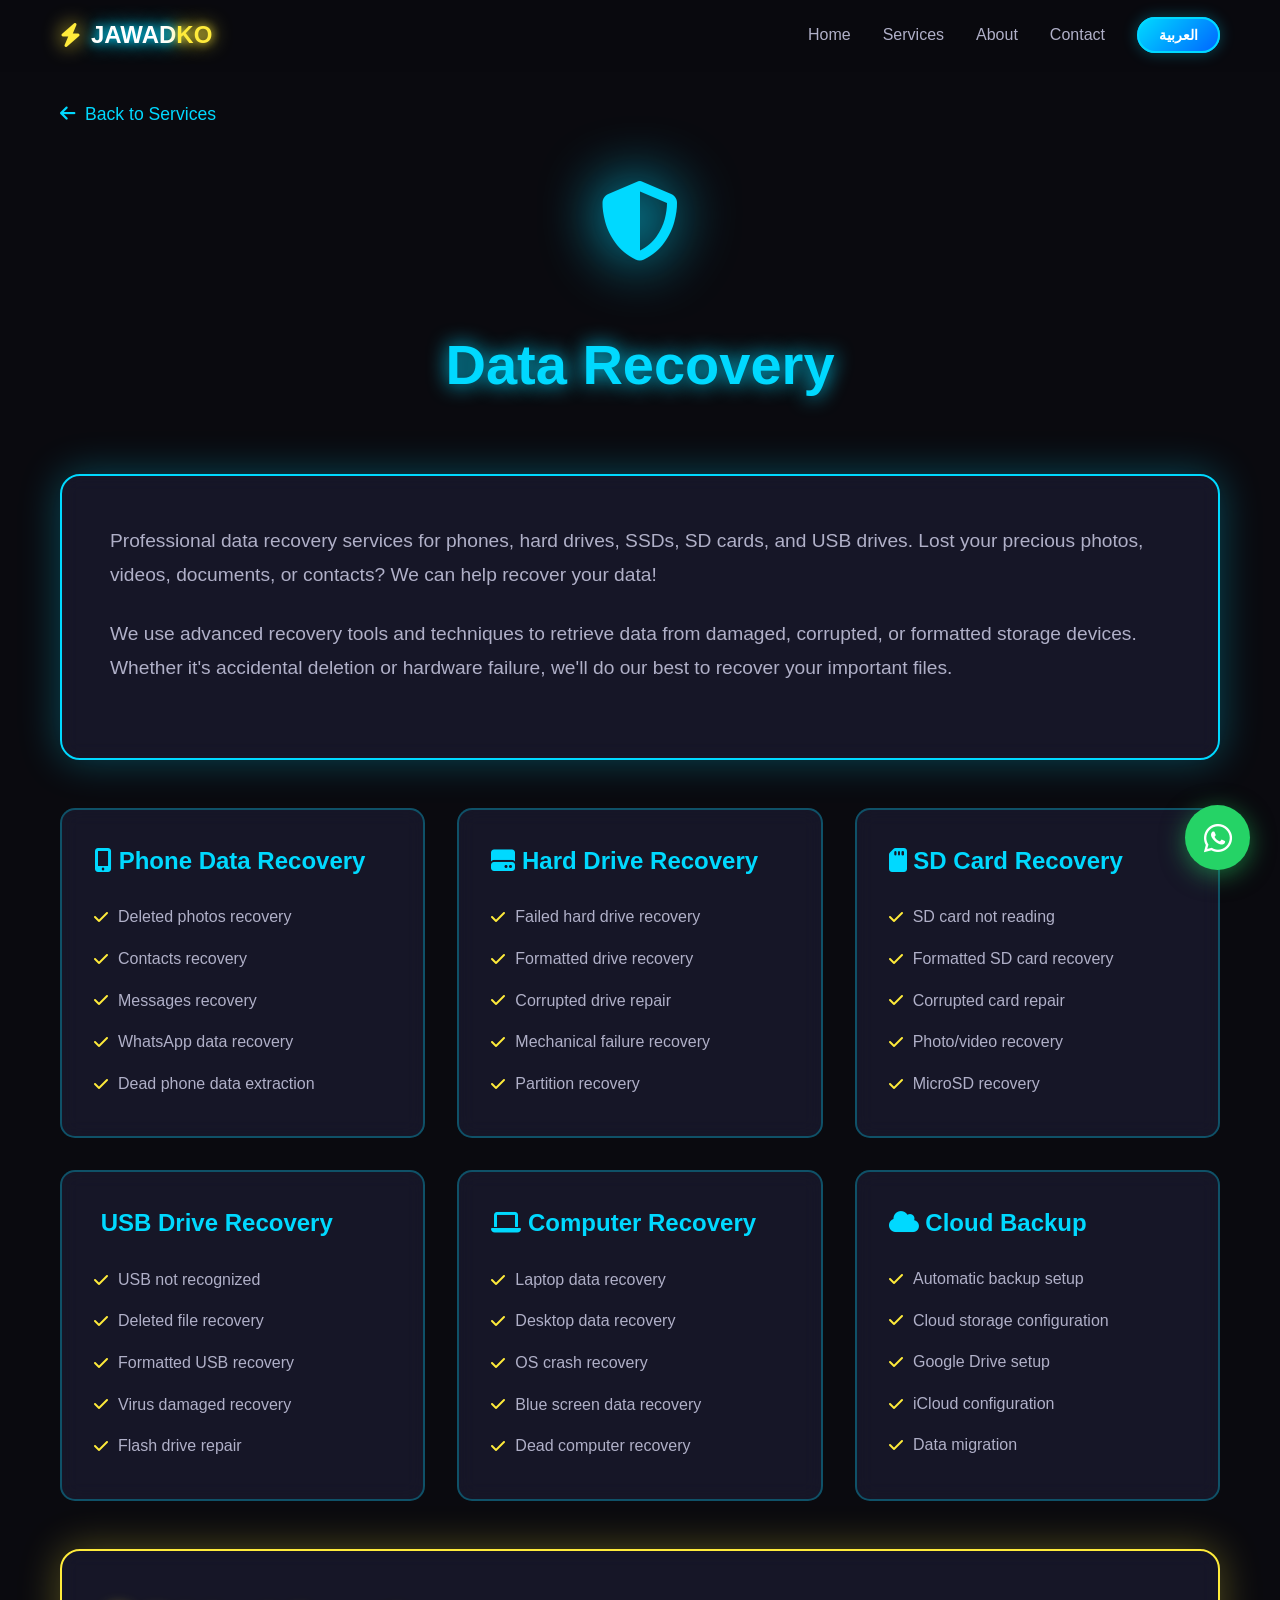
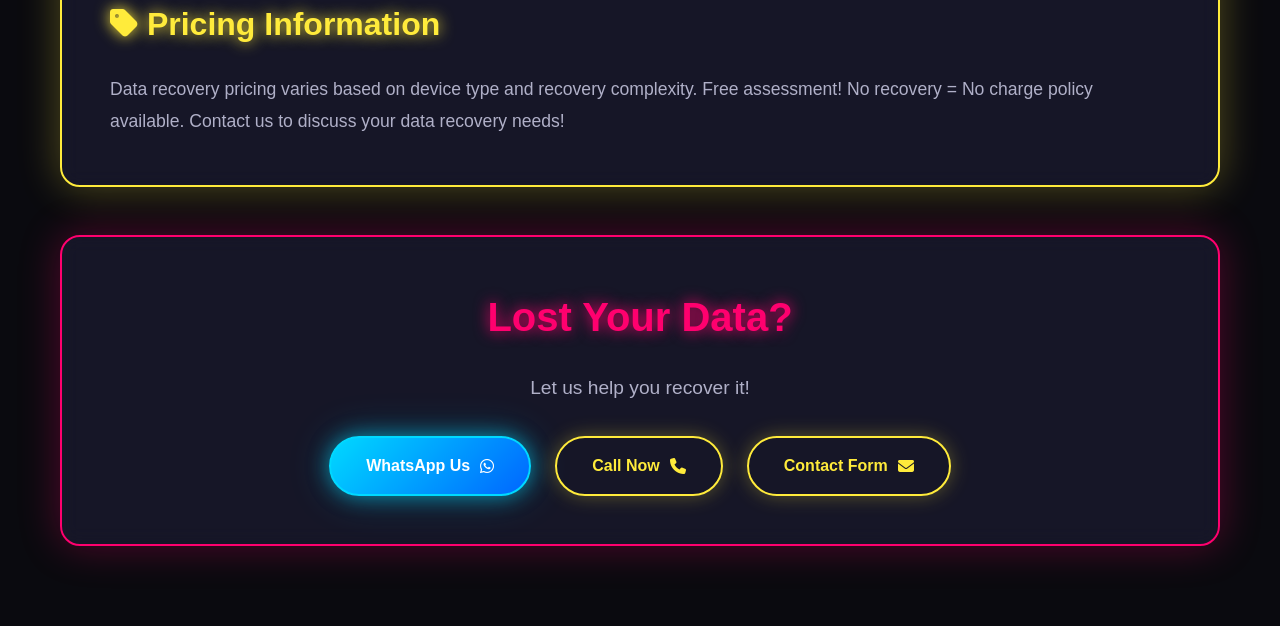
<file: service-data-recovery.html>
<!DOCTYPE html>
<html lang="en">
<head>
<meta charset="UTF-8"><meta name="viewport" content="width=device-width, initial-scale=1.0"><title>Data Recovery - JAWADKO</title>
<link rel="icon" type="image/jpeg" href="jawad.jpg">
<link rel="shortcut icon" type="image/jpeg" href="jawad.jpg">
<link rel="stylesheet" href="styles.css"><link rel="stylesheet" href="https://cdnjs.cloudflare.com/ajax/libs/font-awesome/6.4.0/css/all.min.css">
<style>.service-detail{min-height:100vh;padding-top:100px;padding-bottom:80px}.service-header{text-align:center;margin-bottom:4rem}.service-header h1{font-size:3.5rem;color:#00d9ff;text-shadow:0 0 20px #00d9ff;margin-bottom:1rem}.service-header .icon{font-size:5rem;color:#00d9ff;filter:drop-shadow(0 0 30px #00d9ff);margin-bottom:2rem}.service-content{max-width:1200px;margin:0 auto;padding:0 20px}.service-description{background:rgba(26,26,46,0.8);backdrop-filter:blur(10px);padding:3rem;border-radius:20px;border:2px solid #00d9ff;box-shadow:0 0 40px rgba(0,217,255,0.3);margin-bottom:3rem}.service-description p{font-size:1.2rem;line-height:1.8;color:var(--text-secondary);margin-bottom:1.5rem}.service-grid{display:grid;grid-template-columns:repeat(auto-fit,minmax(300px,1fr));gap:2rem;margin-bottom:3rem}.feature-box{background:rgba(26,26,46,0.8);backdrop-filter:blur(10px);padding:2rem;border-radius:15px;border:2px solid rgba(0,217,255,0.3);transition:all 0.3s ease}.feature-box:hover{border-color:#00d9ff;box-shadow:0 0 30px rgba(0,217,255,0.4);transform:translateY(-5px)}.feature-box h3{color:#00d9ff;font-size:1.5rem;margin-bottom:1rem}.feature-box ul{list-style:none;color:var(--text-secondary)}.feature-box li{padding:0.5rem 0;display:flex;align-items:center;gap:10px}.feature-box li i{color:#ffeb3b}.pricing-section{background:rgba(26,26,46,0.8);backdrop-filter:blur(10px);padding:3rem;border-radius:20px;border:2px solid #ffeb3b;box-shadow:0 0 40px rgba(255,235,59,0.3);margin-bottom:3rem}.pricing-section h2{color:#ffeb3b;font-size:2rem;margin-bottom:1.5rem;text-shadow:0 0 15px #ffeb3b}.cta-section{text-align:center;padding:3rem;background:rgba(26,26,46,0.8);backdrop-filter:blur(10px);border-radius:20px;border:2px solid #ff006e;box-shadow:0 0 40px rgba(255,0,110,0.3)}.cta-section h2{color:#ff006e;font-size:2.5rem;margin-bottom:1.5rem;text-shadow:0 0 15px #ff006e}.back-link{display:inline-flex;align-items:center;gap:10px;color:#00d9ff;text-decoration:none;font-size:1.1rem;margin-bottom:2rem;transition:all 0.3s ease}.back-link:hover{text-shadow:0 0 10px #00d9ff;transform:translateX(-5px)}</style>
</head>
<body>
<nav class="navbar"><div class="container"><div class="logo"><i class="fas fa-bolt"></i><span class="neon-text">JAWAD<span class="highlight">KO</span></span></div><ul class="nav-links"><li><a href="index.html" class="nav-link">Home</a></li><li><a href="index.html#services" class="nav-link">Services</a></li><li><a href="index.html#about" class="nav-link">About</a></li><li><a href="index.html#contact" class="nav-link">Contact</a></li><li><a href="index-ar.html" class="language-btn">العربية</a></li></ul><div class="burger"><div class="line1"></div><div class="line2"></div><div class="line3"></div></div></div></nav>
<section class="service-detail"><div class="service-content"><a href="index.html#services" class="back-link"><i class="fas fa-arrow-left"></i> Back to Services</a>
<div class="service-header"><div class="icon"><i class="fas fa-shield-alt"></i></div><h1>Data Recovery</h1></div>
<div class="service-description"><p>Professional data recovery services for phones, hard drives, SSDs, SD cards, and USB drives. Lost your precious photos, videos, documents, or contacts? We can help recover your data!</p><p>We use advanced recovery tools and techniques to retrieve data from damaged, corrupted, or formatted storage devices. Whether it's accidental deletion or hardware failure, we'll do our best to recover your important files.</p></div>
<div class="service-grid">
<div class="feature-box"><h3><i class="fas fa-mobile-alt"></i> Phone Data Recovery</h3><ul><li><i class="fas fa-check"></i> Deleted photos recovery</li><li><i class="fas fa-check"></i> Contacts recovery</li><li><i class="fas fa-check"></i> Messages recovery</li><li><i class="fas fa-check"></i> WhatsApp data recovery</li><li><i class="fas fa-check"></i> Dead phone data extraction</li></ul></div>
<div class="feature-box"><h3><i class="fas fa-hdd"></i> Hard Drive Recovery</h3><ul><li><i class="fas fa-check"></i> Failed hard drive recovery</li><li><i class="fas fa-check"></i> Formatted drive recovery</li><li><i class="fas fa-check"></i> Corrupted drive repair</li><li><i class="fas fa-check"></i> Mechanical failure recovery</li><li><i class="fas fa-check"></i> Partition recovery</li></ul></div>
<div class="feature-box"><h3><i class="fas fa-sd-card"></i> SD Card Recovery</h3><ul><li><i class="fas fa-check"></i> SD card not reading</li><li><i class="fas fa-check"></i> Formatted SD card recovery</li><li><i class="fas fa-check"></i> Corrupted card repair</li><li><i class="fas fa-check"></i> Photo/video recovery</li><li><i class="fas fa-check"></i> MicroSD recovery</li></ul></div>
<div class="feature-box"><h3><i class="fas fa-usb-drive"></i> USB Drive Recovery</h3><ul><li><i class="fas fa-check"></i> USB not recognized</li><li><i class="fas fa-check"></i> Deleted file recovery</li><li><i class="fas fa-check"></i> Formatted USB recovery</li><li><i class="fas fa-check"></i> Virus damaged recovery</li><li><i class="fas fa-check"></i> Flash drive repair</li></ul></div>
<div class="feature-box"><h3><i class="fas fa-laptop"></i> Computer Recovery</h3><ul><li><i class="fas fa-check"></i> Laptop data recovery</li><li><i class="fas fa-check"></i> Desktop data recovery</li><li><i class="fas fa-check"></i> OS crash recovery</li><li><i class="fas fa-check"></i> Blue screen data recovery</li><li><i class="fas fa-check"></i> Dead computer recovery</li></ul></div>
<div class="feature-box"><h3><i class="fas fa-cloud"></i> Cloud Backup</h3><ul><li><i class="fas fa-check"></i> Automatic backup setup</li><li><i class="fas fa-check"></i> Cloud storage configuration</li><li><i class="fas fa-check"></i> Google Drive setup</li><li><i class="fas fa-check"></i> iCloud configuration</li><li><i class="fas fa-check"></i> Data migration</li></ul></div>
</div>
<div class="pricing-section"><h2><i class="fas fa-tag"></i> Pricing Information</h2><p style="font-size:1.1rem;color:var(--text-secondary);line-height:1.8">Data recovery pricing varies based on device type and recovery complexity. Free assessment! No recovery = No charge policy available. Contact us to discuss your data recovery needs!</p></div>
<div class="cta-section"><h2>Lost Your Data?</h2><p style="font-size:1.2rem;color:var(--text-secondary);margin-bottom:2rem">Let us help you recover it!</p><div style="display:flex;gap:1.5rem;justify-content:center;flex-wrap:wrap"><a href="https://wa.me/96170304038" class="btn btn-primary" target="_blank"><span>WhatsApp Us</span><i class="fab fa-whatsapp"></i></a><a href="tel:+96170304038" class="btn btn-secondary"><span>Call Now</span><i class="fas fa-phone"></i></a><a href="index.html#contact" class="btn btn-secondary"><span>Contact Form</span><i class="fas fa-envelope"></i></a></div></div>
</div></section>
<a href="https://wa.me/96170304038" target="_blank" class="floating-whatsapp" title="Chat on WhatsApp"><i class="fab fa-whatsapp"></i></a>
<script src="script.js"></script>
</body>
</html>
</file>
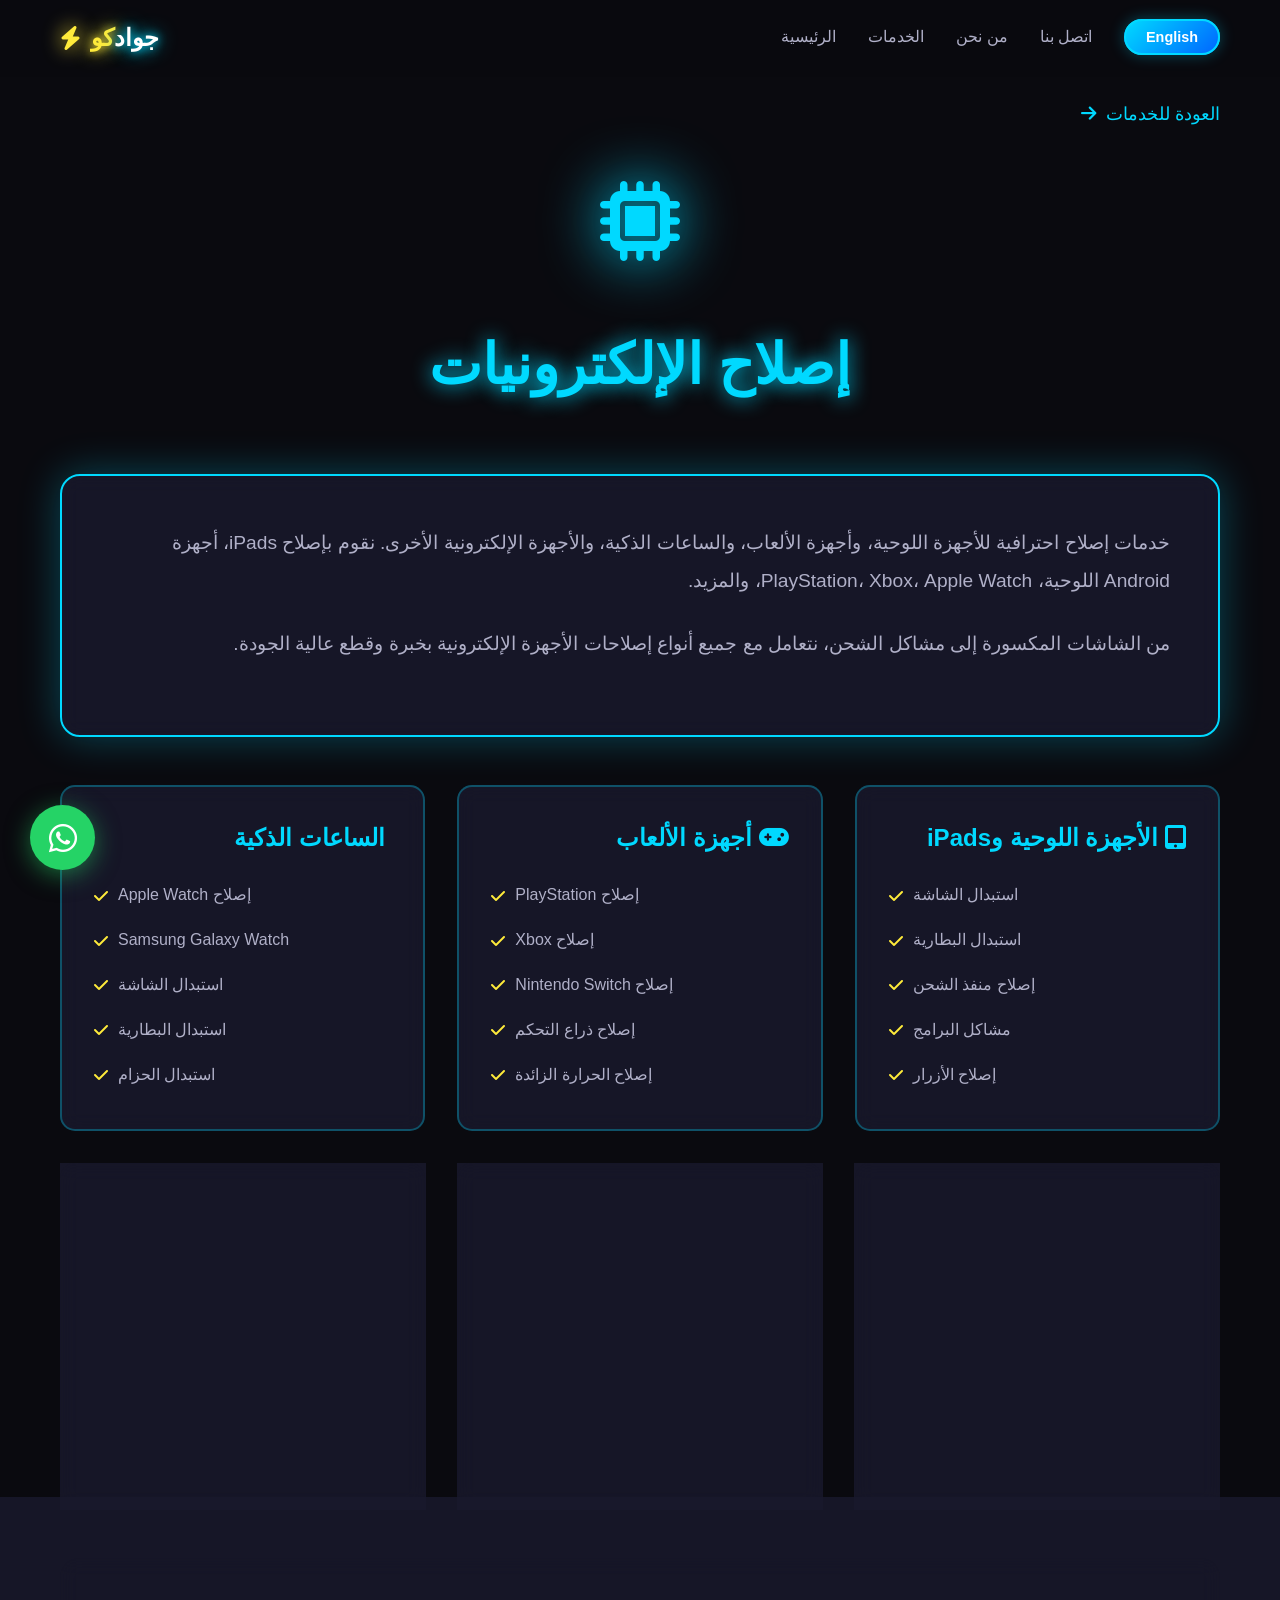
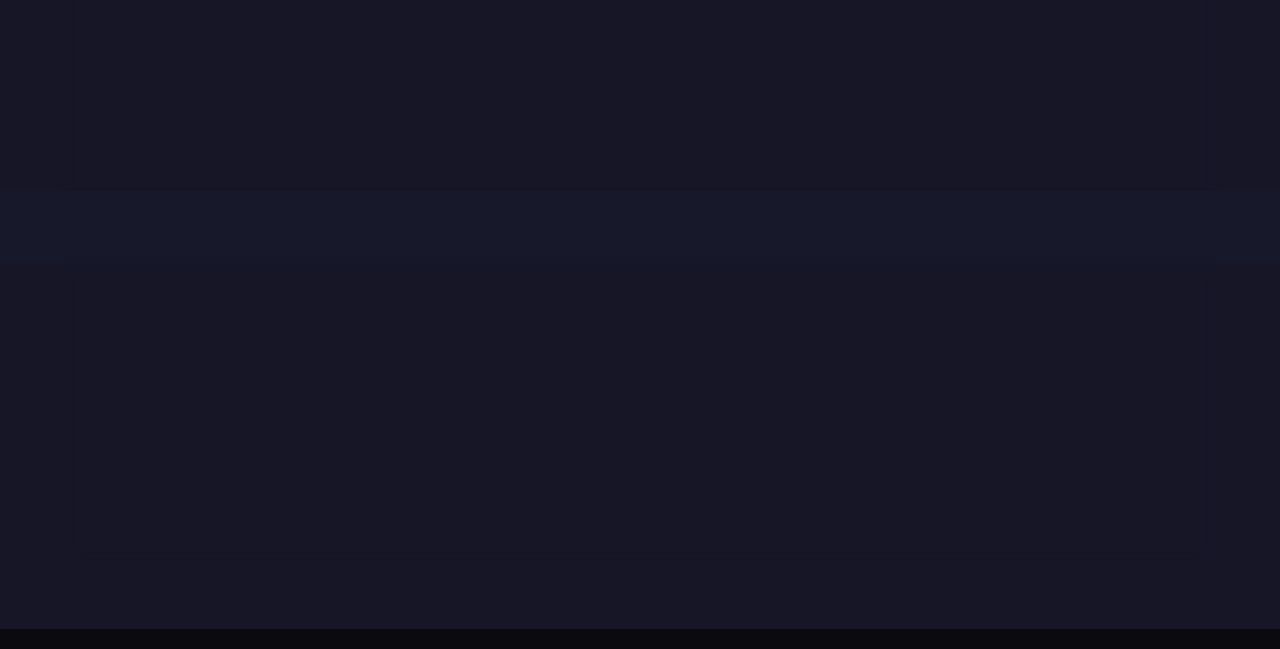
<file: service-electronics-ar.html>
<!DOCTYPE html>
<html lang="ar" dir="rtl">
<head>
<meta charset="UTF-8"><meta name="viewport" content="width=device-width, initial-scale=1.0"><title>إصلاح الإلكترونيات - جوادكو</title>
<link rel="icon" type="image/jpeg" href="jawad.jpg">
<link rel="shortcut icon" type="image/jpeg" href="jawad.jpg">
<link rel="stylesheet" href="styles.css"><link rel="stylesheet" href="styles-ar.css"><link rel="stylesheet" href="https://cdnjs.cloudflare.com/ajax/libs/font-awesome/6.4.0/css/all.min.css">
<style>.service-detail{min-height:100vh;padding-top:100px;padding-bottom:80px}.service-header{text-align:center;margin-bottom:4rem}.service-header h1{font-size:3.5rem;color:#00d9ff;text-shadow:0 0 20px #00d9ff;margin-bottom:1rem}.service-header .icon{font-size:5rem;color:#00d9ff;filter:drop-shadow(0 0 30px #00d9ff);margin-bottom:2rem}.service-content{max-width:1200px;margin:0 auto;padding:0 20px}.service-description{background:rgba(26,26,46,0.8);backdrop-filter:blur(10px);padding:3rem;border-radius:20px;border:2px solid #00d9ff;box-shadow:0 0 40px rgba(0,217,255,0.3);margin-bottom:3rem}.service-description p{font-size:1.2rem;line-height:2;color:var(--text-secondary);margin-bottom:1.5rem;text-align:right}.service-grid{display:grid;grid-template-columns:repeat(auto-fit,minmax(300px,1fr));gap:2rem;margin-bottom:3rem}.feature-box{background:rgba(26,26,46,0.8);backdrop-filter:blur(10px);padding:2rem;border-radius:15px;border:2px solid rgba(0,217,255,0.3);transition:all 0.3s ease;text-align:right}.feature-box:hover{border-color:#00d9ff;box-shadow:0 0 30px rgba(0,217,255,0.4);transform:translateY(-5px)}.feature-box h3{color:#00d9ff;font-size:1.5rem;margin-bottom:1rem}.feature-box ul{list-style:none;color:var(--text-secondary)}.feature-box li{padding:0.5rem 0;display:flex;align-items:center;gap:10px;flex-direction:row-reverse}.feature-box li i{color:#ffeb3b}.pricing-section{background:rgba(26,26,46,0.8);backdrop-filter:blur(10px);padding:3rem;border-radius:20px;border:2px solid #ffeb3b;box-shadow:0 0 40px rgba(255,235,59,0.3);margin-bottom:3rem;text-align:right}.pricing-section h2{color:#ffeb3b;font-size:2rem;margin-bottom:1.5rem;text-shadow:0 0 15px #ffeb3b}.cta-section{text-align:center;padding:3rem;background:rgba(26,26,46,0.8);backdrop-filter:blur(10px);border-radius:20px;border:2px solid #ff006e;box-shadow:0 0 40px rgba(255,0,110,0.3)}.cta-section h2{color:#ff006e;font-size:2.5rem;margin-bottom:1.5rem;text-shadow:0 0 15px #ff006e}.back-link{display:inline-flex;align-items:center;gap:10px;color:#00d9ff;text-decoration:none;font-size:1.1rem;margin-bottom:2rem;transition:all 0.3s ease;flex-direction:row-reverse}.back-link:hover{text-shadow:0 0 10px #00d9ff;transform:translateX(5px)}</style>
</head>
<body>
<nav class="navbar"><div class="container"><div class="logo"><i class="fas fa-bolt"></i><span class="neon-text">جواد<span class="highlight">كو</span></span></div><ul class="nav-links"><li><a href="index-ar.html" class="nav-link">الرئيسية</a></li><li><a href="index-ar.html#services" class="nav-link">الخدمات</a></li><li><a href="index-ar.html#about" class="nav-link">من نحن</a></li><li><a href="index-ar.html#contact" class="nav-link">اتصل بنا</a></li><li><a href="index.html" class="language-btn">English</a></li></ul><div class="burger"><div class="line1"></div><div class="line2"></div><div class="line3"></div></div></div></nav>
<section class="service-detail"><div class="service-content"><a href="index-ar.html#services" class="back-link"><i class="fas fa-arrow-right"></i> العودة للخدمات</a>
<div class="service-header"><div class="icon"><i class="fas fa-microchip"></i></div><h1>إصلاح الإلكترونيات</h1></div>
<div class="service-description"><p>خدمات إصلاح احترافية للأجهزة اللوحية، وأجهزة الألعاب، والساعات الذكية، والأجهزة الإلكترونية الأخرى. نقوم بإصلاح iPads، أجهزة Android اللوحية، PlayStation، Xbox، Apple Watch، والمزيد.</p><p>من الشاشات المكسورة إلى مشاكل الشحن، نتعامل مع جميع أنواع إصلاحات الأجهزة الإلكترونية بخبرة وقطع عالية الجودة.</p></div>
<div class="service-grid">
<div class="feature-box"><h3><i class="fas fa-tablet-alt"></i> الأجهزة اللوحية وiPads</h3><ul><li><i class="fas fa-check"></i> استبدال الشاشة</li><li><i class="fas fa-check"></i> استبدال البطارية</li><li><i class="fas fa-check"></i> إصلاح منفذ الشحن</li><li><i class="fas fa-check"></i> مشاكل البرامج</li><li><i class="fas fa-check"></i> إصلاح الأزرار</li></ul></div>
<div class="feature-box"><h3><i class="fas fa-gamepad"></i> أجهزة الألعاب</h3><ul><li><i class="fas fa-check"></i> إصلاح PlayStation</li><li><i class="fas fa-check"></i> إصلاح Xbox</li><li><i class="fas fa-check"></i> إصلاح Nintendo Switch</li><li><i class="fas fa-check"></i> إصلاح ذراع التحكم</li><li><i class="fas fa-check"></i> إصلاح الحرارة الزائدة</li></ul></div>
<div class="feature-box"><h3><i class="fas fa-watch"></i> الساعات الذكية</h3><ul><li><i class="fas fa-check"></i> إصلاح Apple Watch</li><li><i class="fas fa-check"></i> Samsung Galaxy Watch</li><li><i class="fas fa-check"></i> استبدال الشاشة</li><li><i class="fas fa-check"></i> استبدال البطارية</li><li><i class="fas fa-check"></i> استبدال الحزام</li></ul></div>
<div class="feature-box"><h3><i class="fas fa-headphones"></i> الأجهزة الصوتية</h3><ul><li><i class="fas fa-check"></i> إصلاح سماعات الرأس</li><li><i class="fas fa-check"></i> إصلاح سماعات الأذن</li><li><i class="fas fa-check"></i> إصلاح مكبرات الصوت</li><li><i class="fas fa-check"></i> مشاكل البلوتوث</li><li><i class="fas fa-check"></i> إصلاح جودة الصوت</li></ul></div>
<div class="feature-box"><h3><i class="fas fa-camera"></i> الكاميرات</h3><ul><li><i class="fas fa-check"></i> إصلاح الكاميرا الرقمية</li><li><i class="fas fa-check"></i> إصلاح GoPro</li><li><i class="fas fa-check"></i> مشاكل العدسة</li><li><i class="fas fa-check"></i> مشاكل البطارية</li><li><i class="fas fa-check"></i> إصلاح الشاشة</li></ul></div>
<div class="feature-box"><h3><i class="fas fa-tv"></i> أجهزة أخرى</h3><ul><li><i class="fas fa-check"></i> قارئات الكتب الإلكترونية (Kindle)</li><li><i class="fas fa-check"></i> أجهزة المنزل الذكي</li><li><i class="fas fa-check"></i> طائرات بدون طيار</li><li><i class="fas fa-check"></i> أجهزة تتبع اللياقة</li><li><i class="fas fa-check"></i> إلكترونيات أخرى</li></ul></div>
</div>
<div class="pricing-section"><h2><i class="fas fa-tag"></i> معلومات التسعير</h2><p style="font-size:1.1rem;color:var(--text-secondary);line-height:2">أسعار إصلاح معقولة لجميع الأجهزة الإلكترونية. تشخيص مجاني متضمن. وقت تسليم سريع. قطع عالية الجودة مستخدمة. اتصل بنا للحصول على عرض أسعار محدد لجهازك!</p></div>
<div class="cta-section"><h2>تحتاج إلى إصلاح إلكترونيات؟</h2><p style="font-size:1.2rem;color:var(--text-secondary);margin-bottom:2rem">احصل على خدمة إصلاح خبيرة اليوم!</p><div style="display:flex;gap:1.5rem;justify-content:center;flex-wrap:wrap"><a href="https://wa.me/96170304038" class="btn btn-primary" target="_blank"><span>واتساب</span><i class="fab fa-whatsapp"></i></a><a href="tel:+96170304038" class="btn btn-secondary"><span>اتصل الآن</span><i class="fas fa-phone"></i></a><a href="index-ar.html#contact" class="btn btn-secondary"><span>نموذج الاتصال</span><i class="fas fa-envelope"></i></a></div></div>
</div></section>
<a href="https://wa.me/96170304038" target="_blank" class="floating-whatsapp" title="دردش على واتساب"><i class="fab fa-whatsapp"></i></a>
<script src="script.js"></script>
</body>
</html>
</file>
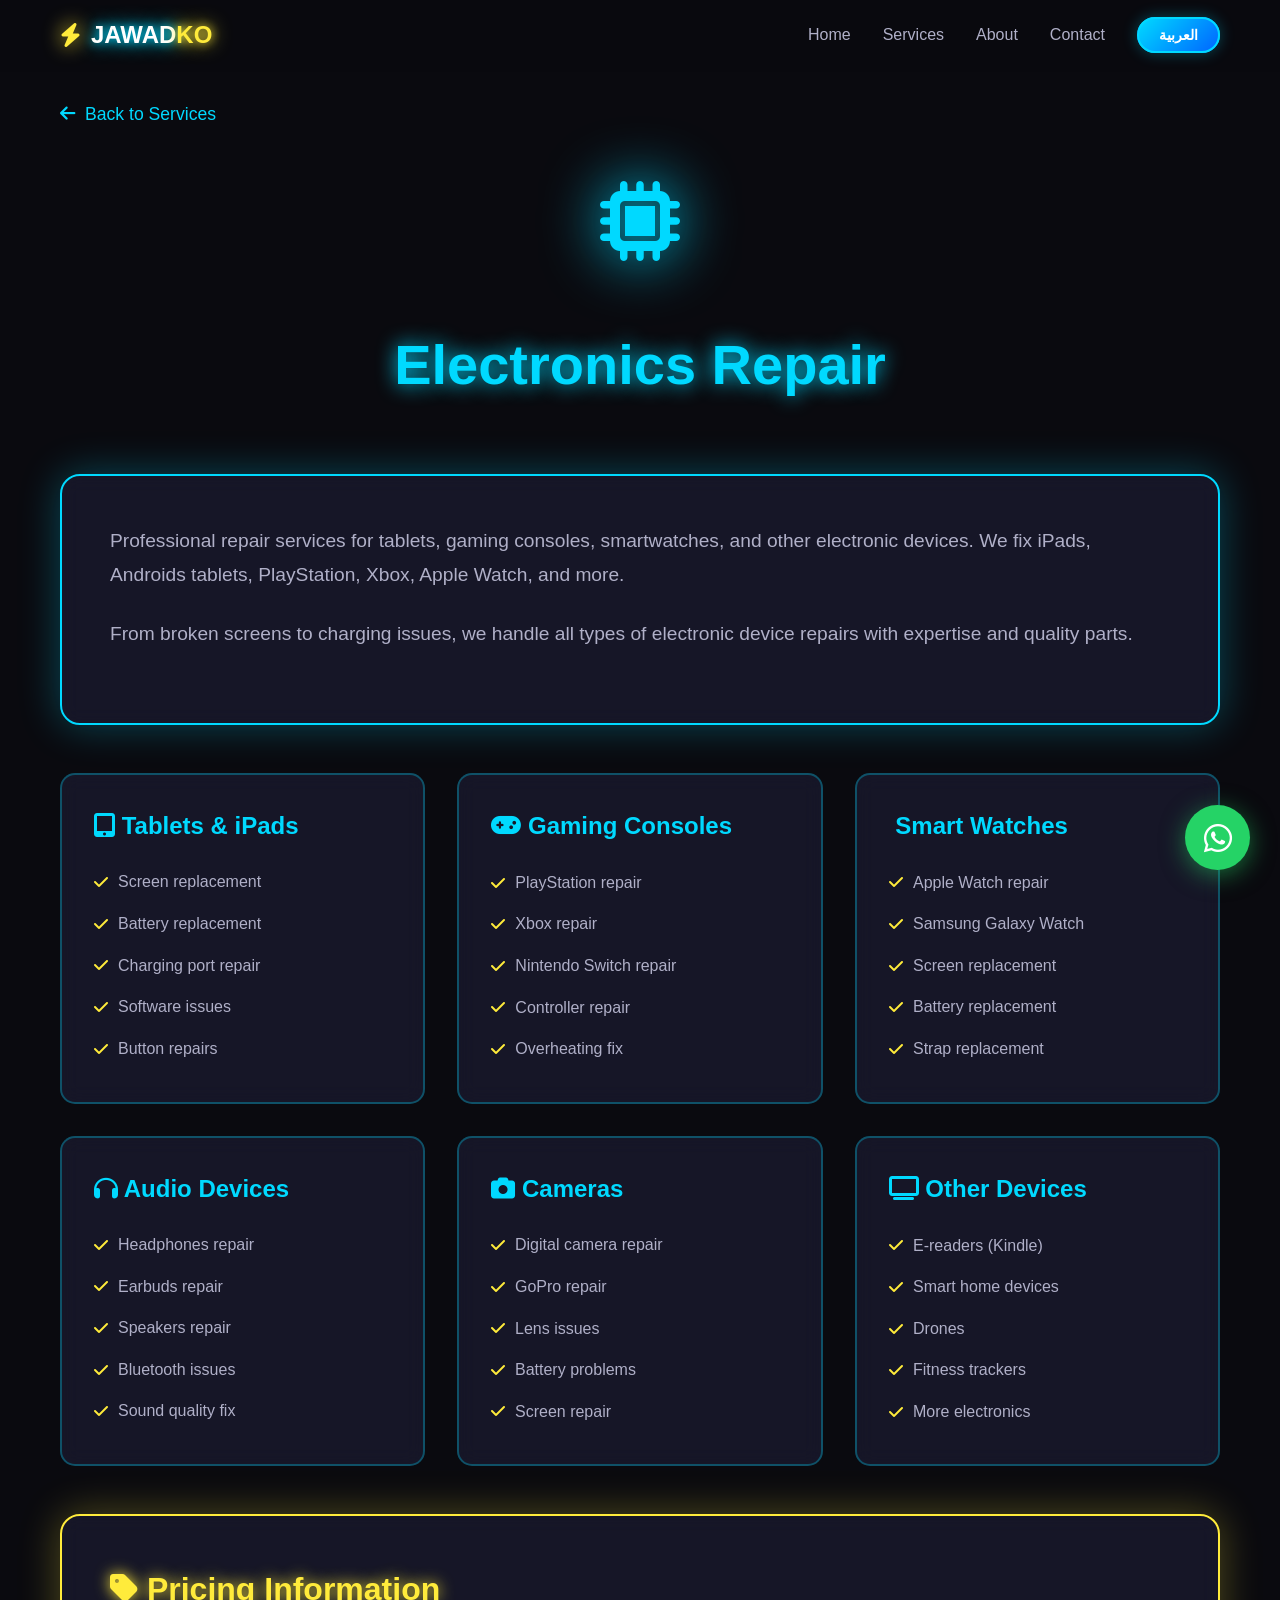
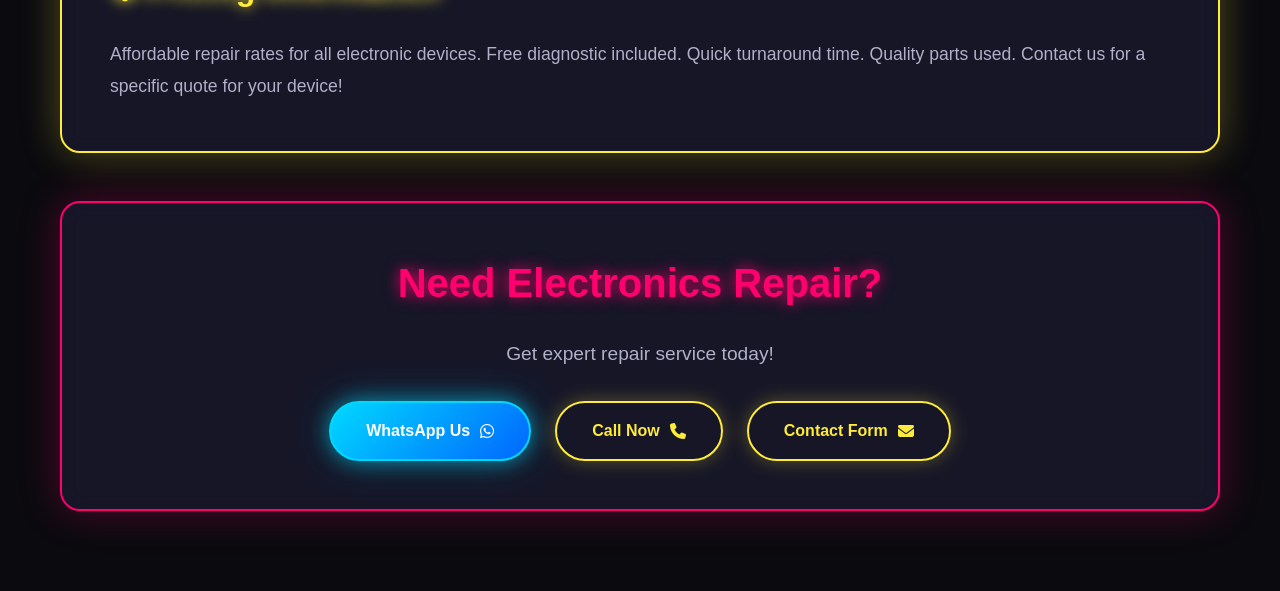
<file: service-electronics.html>
<!DOCTYPE html>
<html lang="en">
<head>
<meta charset="UTF-8"><meta name="viewport" content="width=device-width, initial-scale=1.0"><title>Electronics Repair - JAWADKO</title>
<link rel="icon" type="image/jpeg" href="jawad.jpg">
<link rel="shortcut icon" type="image/jpeg" href="jawad.jpg">
<link rel="stylesheet" href="styles.css"><link rel="stylesheet" href="https://cdnjs.cloudflare.com/ajax/libs/font-awesome/6.4.0/css/all.min.css">
<style>.service-detail{min-height:100vh;padding-top:100px;padding-bottom:80px}.service-header{text-align:center;margin-bottom:4rem}.service-header h1{font-size:3.5rem;color:#00d9ff;text-shadow:0 0 20px #00d9ff;margin-bottom:1rem}.service-header .icon{font-size:5rem;color:#00d9ff;filter:drop-shadow(0 0 30px #00d9ff);margin-bottom:2rem}.service-content{max-width:1200px;margin:0 auto;padding:0 20px}.service-description{background:rgba(26,26,46,0.8);backdrop-filter:blur(10px);padding:3rem;border-radius:20px;border:2px solid #00d9ff;box-shadow:0 0 40px rgba(0,217,255,0.3);margin-bottom:3rem}.service-description p{font-size:1.2rem;line-height:1.8;color:var(--text-secondary);margin-bottom:1.5rem}.service-grid{display:grid;grid-template-columns:repeat(auto-fit,minmax(300px,1fr));gap:2rem;margin-bottom:3rem}.feature-box{background:rgba(26,26,46,0.8);backdrop-filter:blur(10px);padding:2rem;border-radius:15px;border:2px solid rgba(0,217,255,0.3);transition:all 0.3s ease}.feature-box:hover{border-color:#00d9ff;box-shadow:0 0 30px rgba(0,217,255,0.4);transform:translateY(-5px)}.feature-box h3{color:#00d9ff;font-size:1.5rem;margin-bottom:1rem}.feature-box ul{list-style:none;color:var(--text-secondary)}.feature-box li{padding:0.5rem 0;display:flex;align-items:center;gap:10px}.feature-box li i{color:#ffeb3b}.pricing-section{background:rgba(26,26,46,0.8);backdrop-filter:blur(10px);padding:3rem;border-radius:20px;border:2px solid #ffeb3b;box-shadow:0 0 40px rgba(255,235,59,0.3);margin-bottom:3rem}.pricing-section h2{color:#ffeb3b;font-size:2rem;margin-bottom:1.5rem;text-shadow:0 0 15px #ffeb3b}.cta-section{text-align:center;padding:3rem;background:rgba(26,26,46,0.8);backdrop-filter:blur(10px);border-radius:20px;border:2px solid #ff006e;box-shadow:0 0 40px rgba(255,0,110,0.3)}.cta-section h2{color:#ff006e;font-size:2.5rem;margin-bottom:1.5rem;text-shadow:0 0 15px #ff006e}.back-link{display:inline-flex;align-items:center;gap:10px;color:#00d9ff;text-decoration:none;font-size:1.1rem;margin-bottom:2rem;transition:all 0.3s ease}.back-link:hover{text-shadow:0 0 10px #00d9ff;transform:translateX(-5px)}</style>
</head>
<body>
<nav class="navbar"><div class="container"><div class="logo"><i class="fas fa-bolt"></i><span class="neon-text">JAWAD<span class="highlight">KO</span></span></div><ul class="nav-links"><li><a href="index.html" class="nav-link">Home</a></li><li><a href="index.html#services" class="nav-link">Services</a></li><li><a href="index.html#about" class="nav-link">About</a></li><li><a href="index.html#contact" class="nav-link">Contact</a></li><li><a href="index-ar.html" class="language-btn">العربية</a></li></ul><div class="burger"><div class="line1"></div><div class="line2"></div><div class="line3"></div></div></div></nav>
<section class="service-detail"><div class="service-content"><a href="index.html#services" class="back-link"><i class="fas fa-arrow-left"></i> Back to Services</a>
<div class="service-header"><div class="icon"><i class="fas fa-microchip"></i></div><h1>Electronics Repair</h1></div>
<div class="service-description"><p>Professional repair services for tablets, gaming consoles, smartwatches, and other electronic devices. We fix iPads, Androids tablets, PlayStation, Xbox, Apple Watch, and more.</p><p>From broken screens to charging issues, we handle all types of electronic device repairs with expertise and quality parts.</p></div>
<div class="service-grid">
<div class="feature-box"><h3><i class="fas fa-tablet-alt"></i> Tablets & iPads</h3><ul><li><i class="fas fa-check"></i> Screen replacement</li><li><i class="fas fa-check"></i> Battery replacement</li><li><i class="fas fa-check"></i> Charging port repair</li><li><i class="fas fa-check"></i> Software issues</li><li><i class="fas fa-check"></i> Button repairs</li></ul></div>
<div class="feature-box"><h3><i class="fas fa-gamepad"></i> Gaming Consoles</h3><ul><li><i class="fas fa-check"></i> PlayStation repair</li><li><i class="fas fa-check"></i> Xbox repair</li><li><i class="fas fa-check"></i> Nintendo Switch repair</li><li><i class="fas fa-check"></i> Controller repair</li><li><i class="fas fa-check"></i> Overheating fix</li></ul></div>
<div class="feature-box"><h3><i class="fas fa-watch"></i> Smart Watches</h3><ul><li><i class="fas fa-check"></i> Apple Watch repair</li><li><i class="fas fa-check"></i> Samsung Galaxy Watch</li><li><i class="fas fa-check"></i> Screen replacement</li><li><i class="fas fa-check"></i> Battery replacement</li><li><i class="fas fa-check"></i> Strap replacement</li></ul></div>
<div class="feature-box"><h3><i class="fas fa-headphones"></i> Audio Devices</h3><ul><li><i class="fas fa-check"></i> Headphones repair</li><li><i class="fas fa-check"></i> Earbuds repair</li><li><i class="fas fa-check"></i> Speakers repair</li><li><i class="fas fa-check"></i> Bluetooth issues</li><li><i class="fas fa-check"></i> Sound quality fix</li></ul></div>
<div class="feature-box"><h3><i class="fas fa-camera"></i> Cameras</h3><ul><li><i class="fas fa-check"></i> Digital camera repair</li><li><i class="fas fa-check"></i> GoPro repair</li><li><i class="fas fa-check"></i> Lens issues</li><li><i class="fas fa-check"></i> Battery problems</li><li><i class="fas fa-check"></i> Screen repair</li></ul></div>
<div class="feature-box"><h3><i class="fas fa-tv"></i> Other Devices</h3><ul><li><i class="fas fa-check"></i> E-readers (Kindle)</li><li><i class="fas fa-check"></i> Smart home devices</li><li><i class="fas fa-check"></i> Drones</li><li><i class="fas fa-check"></i> Fitness trackers</li><li><i class="fas fa-check"></i> More electronics</li></ul></div>
</div>
<div class="pricing-section"><h2><i class="fas fa-tag"></i> Pricing Information</h2><p style="font-size:1.1rem;color:var(--text-secondary);line-height:1.8">Affordable repair rates for all electronic devices. Free diagnostic included. Quick turnaround time. Quality parts used. Contact us for a specific quote for your device!</p></div>
<div class="cta-section"><h2>Need Electronics Repair?</h2><p style="font-size:1.2rem;color:var(--text-secondary);margin-bottom:2rem">Get expert repair service today!</p><div style="display:flex;gap:1.5rem;justify-content:center;flex-wrap:wrap"><a href="https://wa.me/96170304038" class="btn btn-primary" target="_blank"><span>WhatsApp Us</span><i class="fab fa-whatsapp"></i></a><a href="tel:+96170304038" class="btn btn-secondary"><span>Call Now</span><i class="fas fa-phone"></i></a><a href="index.html#contact" class="btn btn-secondary"><span>Contact Form</span><i class="fas fa-envelope"></i></a></div></div>
</div></section>
<a href="https://wa.me/96170304038" target="_blank" class="floating-whatsapp" title="Chat on WhatsApp"><i class="fab fa-whatsapp"></i></a>
<script src="script.js"></script>
</body>
</html>
</file>
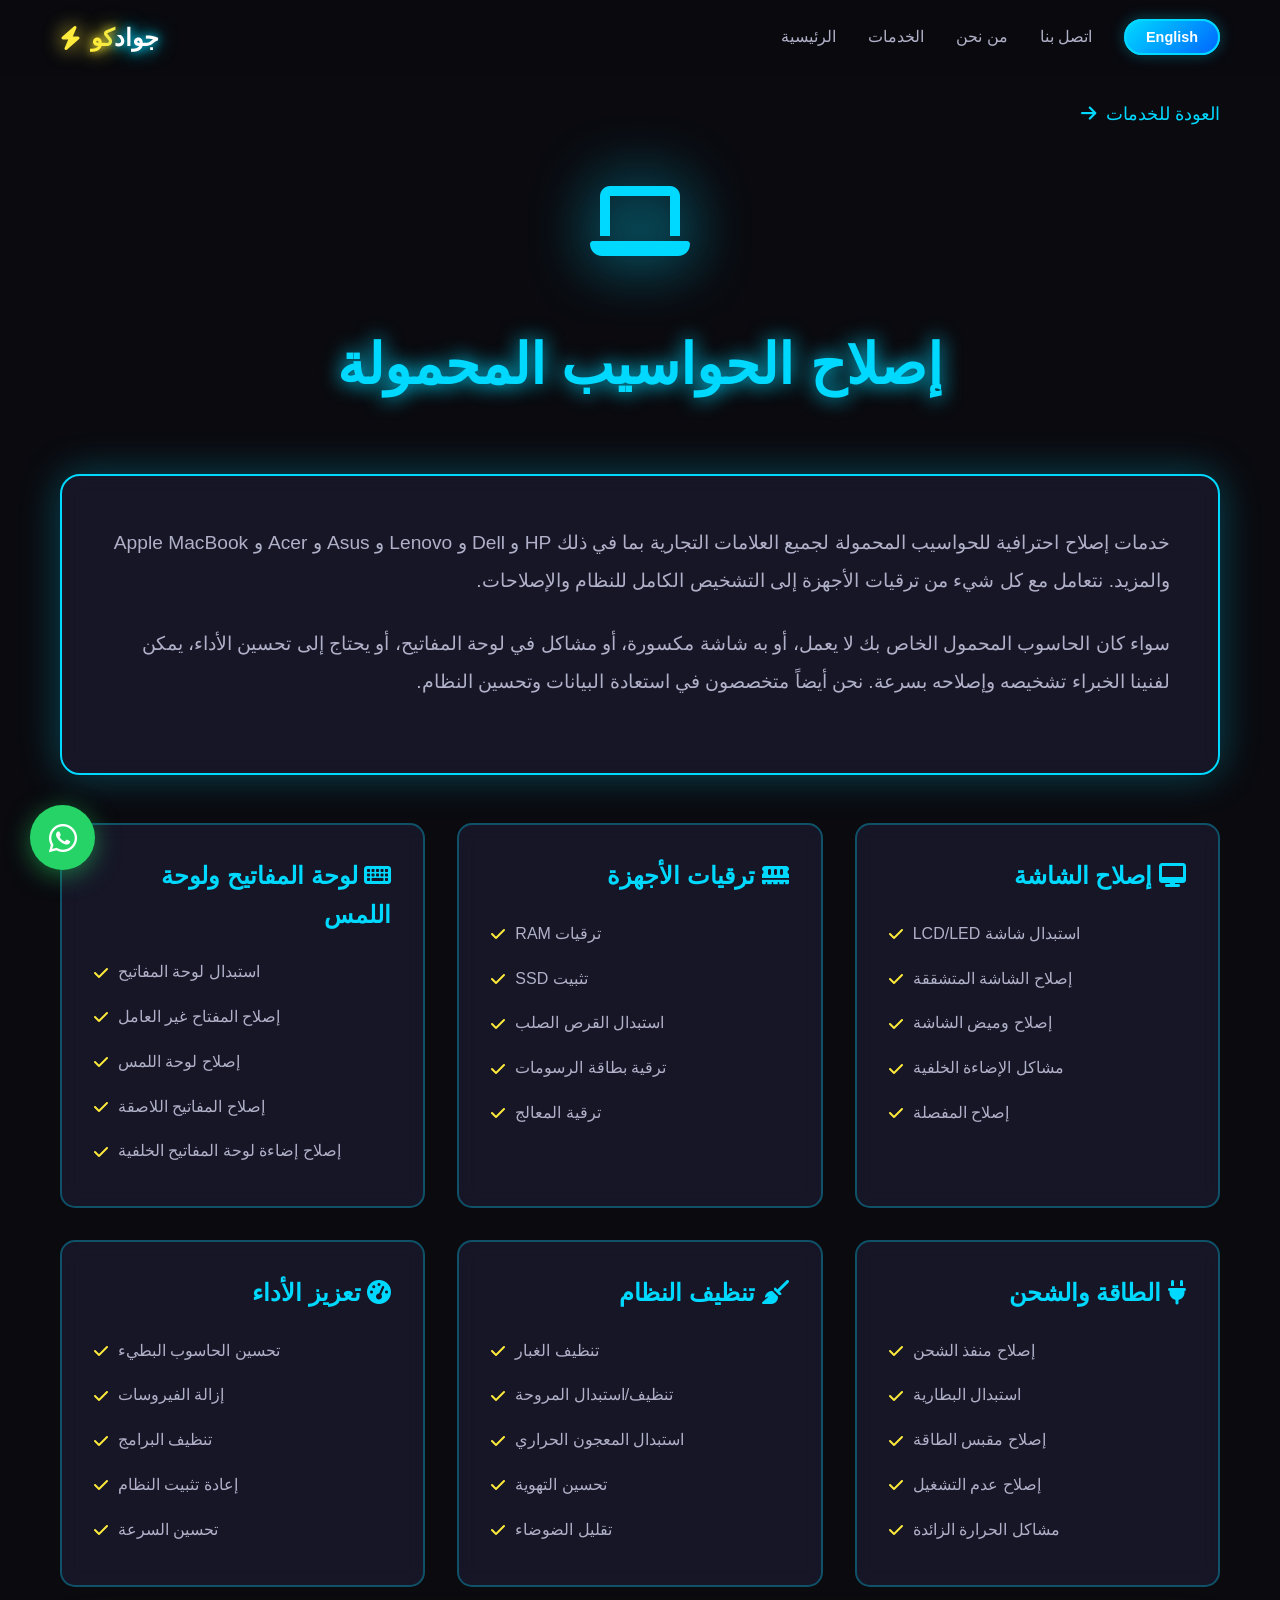
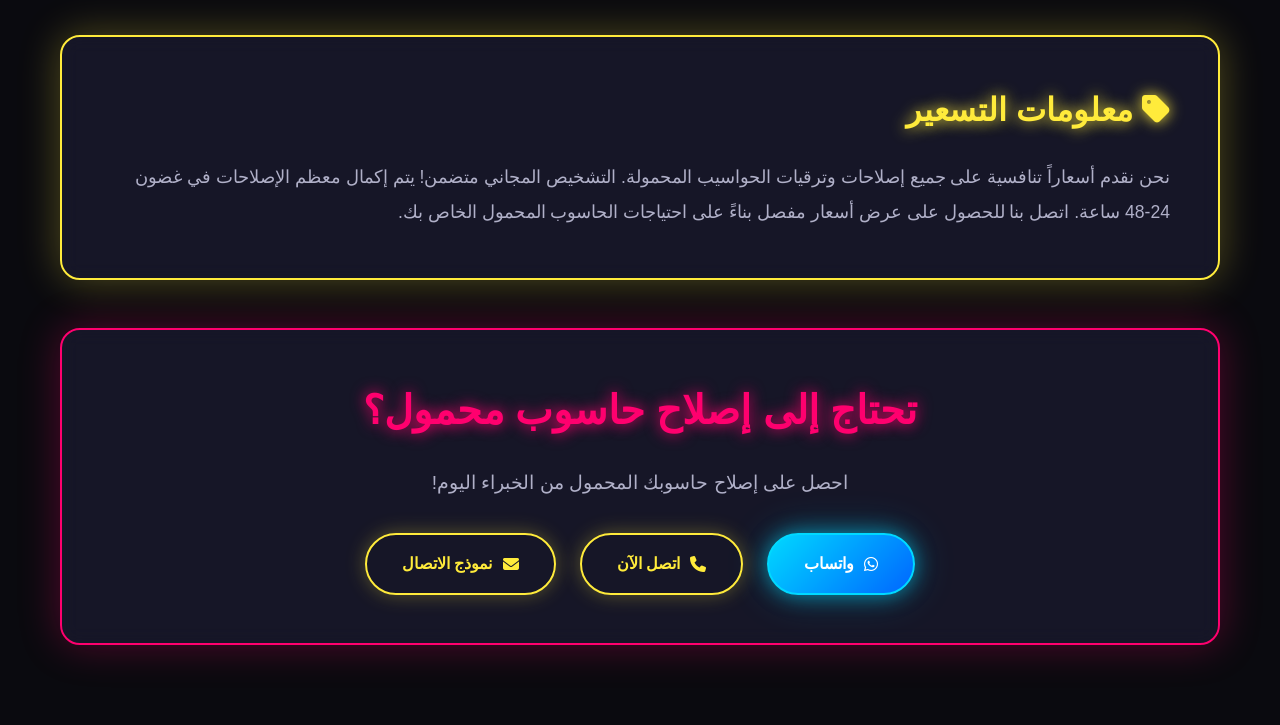
<file: service-laptop-repair-ar.html>
<!DOCTYPE html>
<html lang="ar" dir="rtl">
<head>
<meta charset="UTF-8"><meta name="viewport" content="width=device-width, initial-scale=1.0"><title>إصلاح الحواسيب المحمولة - جوادكو</title>
<link rel="icon" type="image/jpeg" href="jawad.jpg">
<link rel="shortcut icon" type="image/jpeg" href="jawad.jpg">
<link rel="stylesheet" href="styles.css"><link rel="stylesheet" href="styles-ar.css"><link rel="stylesheet" href="https://cdnjs.cloudflare.com/ajax/libs/font-awesome/6.4.0/css/all.min.css">
<style>.service-detail{min-height:100vh;padding-top:100px;padding-bottom:80px}.service-header{text-align:center;margin-bottom:4rem}.service-header h1{font-size:3.5rem;color:#00d9ff;text-shadow:0 0 20px #00d9ff;margin-bottom:1rem}.service-header .icon{font-size:5rem;color:#00d9ff;filter:drop-shadow(0 0 30px #00d9ff);margin-bottom:2rem}.service-content{max-width:1200px;margin:0 auto;padding:0 20px}.service-description{background:rgba(26,26,46,0.8);backdrop-filter:blur(10px);padding:3rem;border-radius:20px;border:2px solid #00d9ff;box-shadow:0 0 40px rgba(0,217,255,0.3);margin-bottom:3rem}.service-description p{font-size:1.2rem;line-height:2;color:var(--text-secondary);margin-bottom:1.5rem;text-align:right}.service-grid{display:grid;grid-template-columns:repeat(auto-fit,minmax(300px,1fr));gap:2rem;margin-bottom:3rem}.feature-box{background:rgba(26,26,46,0.8);backdrop-filter:blur(10px);padding:2rem;border-radius:15px;border:2px solid rgba(0,217,255,0.3);transition:all 0.3s ease;text-align:right}.feature-box:hover{border-color:#00d9ff;box-shadow:0 0 30px rgba(0,217,255,0.4);transform:translateY(-5px)}.feature-box h3{color:#00d9ff;font-size:1.5rem;margin-bottom:1rem}.feature-box ul{list-style:none;color:var(--text-secondary)}.feature-box li{padding:0.5rem 0;display:flex;align-items:center;gap:10px;flex-direction:row-reverse}.feature-box li i{color:#ffeb3b}.pricing-section{background:rgba(26,26,46,0.8);backdrop-filter:blur(10px);padding:3rem;border-radius:20px;border:2px solid #ffeb3b;box-shadow:0 0 40px rgba(255,235,59,0.3);margin-bottom:3rem;text-align:right}.pricing-section h2{color:#ffeb3b;font-size:2rem;margin-bottom:1.5rem;text-shadow:0 0 15px #ffeb3b}.cta-section{text-align:center;padding:3rem;background:rgba(26,26,46,0.8);backdrop-filter:blur(10px);border-radius:20px;border:2px solid #ff006e;box-shadow:0 0 40px rgba(255,0,110,0.3)}.cta-section h2{color:#ff006e;font-size:2.5rem;margin-bottom:1.5rem;text-shadow:0 0 15px #ff006e}.back-link{display:inline-flex;align-items:center;gap:10px;color:#00d9ff;text-decoration:none;font-size:1.1rem;margin-bottom:2rem;transition:all 0.3s ease;flex-direction:row-reverse}.back-link:hover{text-shadow:0 0 10px #00d9ff;transform:translateX(5px)}</style>
</head>
<body>
<nav class="navbar"><div class="container"><div class="logo"><i class="fas fa-bolt"></i><span class="neon-text">جواد<span class="highlight">كو</span></span></div><ul class="nav-links"><li><a href="index-ar.html" class="nav-link">الرئيسية</a></li><li><a href="index-ar.html#services" class="nav-link">الخدمات</a></li><li><a href="index-ar.html#about" class="nav-link">من نحن</a></li><li><a href="index-ar.html#contact" class="nav-link">اتصل بنا</a></li><li><a href="index.html" class="language-btn">English</a></li></ul><div class="burger"><div class="line1"></div><div class="line2"></div><div class="line3"></div></div></div></nav>
<section class="service-detail"><div class="service-content"><a href="index-ar.html#services" class="back-link"><i class="fas fa-arrow-right"></i> العودة للخدمات</a>
<div class="service-header"><div class="icon"><i class="fas fa-laptop"></i></div><h1>إصلاح الحواسيب المحمولة</h1></div>
<div class="service-description"><p>خدمات إصلاح احترافية للحواسيب المحمولة لجميع العلامات التجارية بما في ذلك HP و Dell و Lenovo و Asus و Acer و Apple MacBook والمزيد. نتعامل مع كل شيء من ترقيات الأجهزة إلى التشخيص الكامل للنظام والإصلاحات.</p><p>سواء كان الحاسوب المحمول الخاص بك لا يعمل، أو به شاشة مكسورة، أو مشاكل في لوحة المفاتيح، أو يحتاج إلى تحسين الأداء، يمكن لفنينا الخبراء تشخيصه وإصلاحه بسرعة. نحن أيضاً متخصصون في استعادة البيانات وتحسين النظام.</p></div>
<div class="service-grid">
<div class="feature-box"><h3><i class="fas fa-desktop"></i> إصلاح الشاشة</h3><ul><li><i class="fas fa-check"></i> استبدال شاشة LCD/LED</li><li><i class="fas fa-check"></i> إصلاح الشاشة المتشققة</li><li><i class="fas fa-check"></i> إصلاح وميض الشاشة</li><li><i class="fas fa-check"></i> مشاكل الإضاءة الخلفية</li><li><i class="fas fa-check"></i> إصلاح المفصلة</li></ul></div>
<div class="feature-box"><h3><i class="fas fa-memory"></i> ترقيات الأجهزة</h3><ul><li><i class="fas fa-check"></i> ترقيات RAM</li><li><i class="fas fa-check"></i> تثبيت SSD</li><li><i class="fas fa-check"></i> استبدال القرص الصلب</li><li><i class="fas fa-check"></i> ترقية بطاقة الرسومات</li><li><i class="fas fa-check"></i> ترقية المعالج</li></ul></div>
<div class="feature-box"><h3><i class="fas fa-keyboard"></i> لوحة المفاتيح ولوحة اللمس</h3><ul><li><i class="fas fa-check"></i> استبدال لوحة المفاتيح</li><li><i class="fas fa-check"></i> إصلاح المفتاح غير العامل</li><li><i class="fas fa-check"></i> إصلاح لوحة اللمس</li><li><i class="fas fa-check"></i> إصلاح المفاتيح اللاصقة</li><li><i class="fas fa-check"></i> إصلاح إضاءة لوحة المفاتيح الخلفية</li></ul></div>
<div class="feature-box"><h3><i class="fas fa-plug"></i> الطاقة والشحن</h3><ul><li><i class="fas fa-check"></i> إصلاح منفذ الشحن</li><li><i class="fas fa-check"></i> استبدال البطارية</li><li><i class="fas fa-check"></i> إصلاح مقبس الطاقة</li><li><i class="fas fa-check"></i> إصلاح عدم التشغيل</li><li><i class="fas fa-check"></i> مشاكل الحرارة الزائدة</li></ul></div>
<div class="feature-box"><h3><i class="fas fa-broom"></i> تنظيف النظام</h3><ul><li><i class="fas fa-check"></i> تنظيف الغبار</li><li><i class="fas fa-check"></i> تنظيف/استبدال المروحة</li><li><i class="fas fa-check"></i> استبدال المعجون الحراري</li><li><i class="fas fa-check"></i> تحسين التهوية</li><li><i class="fas fa-check"></i> تقليل الضوضاء</li></ul></div>
<div class="feature-box"><h3><i class="fas fa-tachometer-alt"></i> تعزيز الأداء</h3><ul><li><i class="fas fa-check"></i> تحسين الحاسوب البطيء</li><li><i class="fas fa-check"></i> إزالة الفيروسات</li><li><i class="fas fa-check"></i> تنظيف البرامج</li><li><i class="fas fa-check"></i> إعادة تثبيت النظام</li><li><i class="fas fa-check"></i> تحسين السرعة</li></ul></div>
</div>
<div class="pricing-section"><h2><i class="fas fa-tag"></i> معلومات التسعير</h2><p style="font-size:1.1rem;color:var(--text-secondary);line-height:2">نحن نقدم أسعاراً تنافسية على جميع إصلاحات وترقيات الحواسيب المحمولة. التشخيص المجاني متضمن! يتم إكمال معظم الإصلاحات في غضون 24-48 ساعة. اتصل بنا للحصول على عرض أسعار مفصل بناءً على احتياجات الحاسوب المحمول الخاص بك.</p></div>
<div class="cta-section"><h2>تحتاج إلى إصلاح حاسوب محمول؟</h2><p style="font-size:1.2rem;color:var(--text-secondary);margin-bottom:2rem">احصل على إصلاح حاسوبك المحمول من الخبراء اليوم!</p><div style="display:flex;gap:1.5rem;justify-content:center;flex-wrap:wrap"><a href="https://wa.me/96170304038" class="btn btn-primary" target="_blank"><span>واتساب</span><i class="fab fa-whatsapp"></i></a><a href="tel:+96170304038" class="btn btn-secondary"><span>اتصل الآن</span><i class="fas fa-phone"></i></a><a href="index-ar.html#contact" class="btn btn-secondary"><span>نموذج الاتصال</span><i class="fas fa-envelope"></i></a></div></div>
</div></section>
<a href="https://wa.me/96170304038" target="_blank" class="floating-whatsapp" title="دردش على واتساب"><i class="fab fa-whatsapp"></i></a>
<script src="script.js"></script>
</body>
</html>
</file>
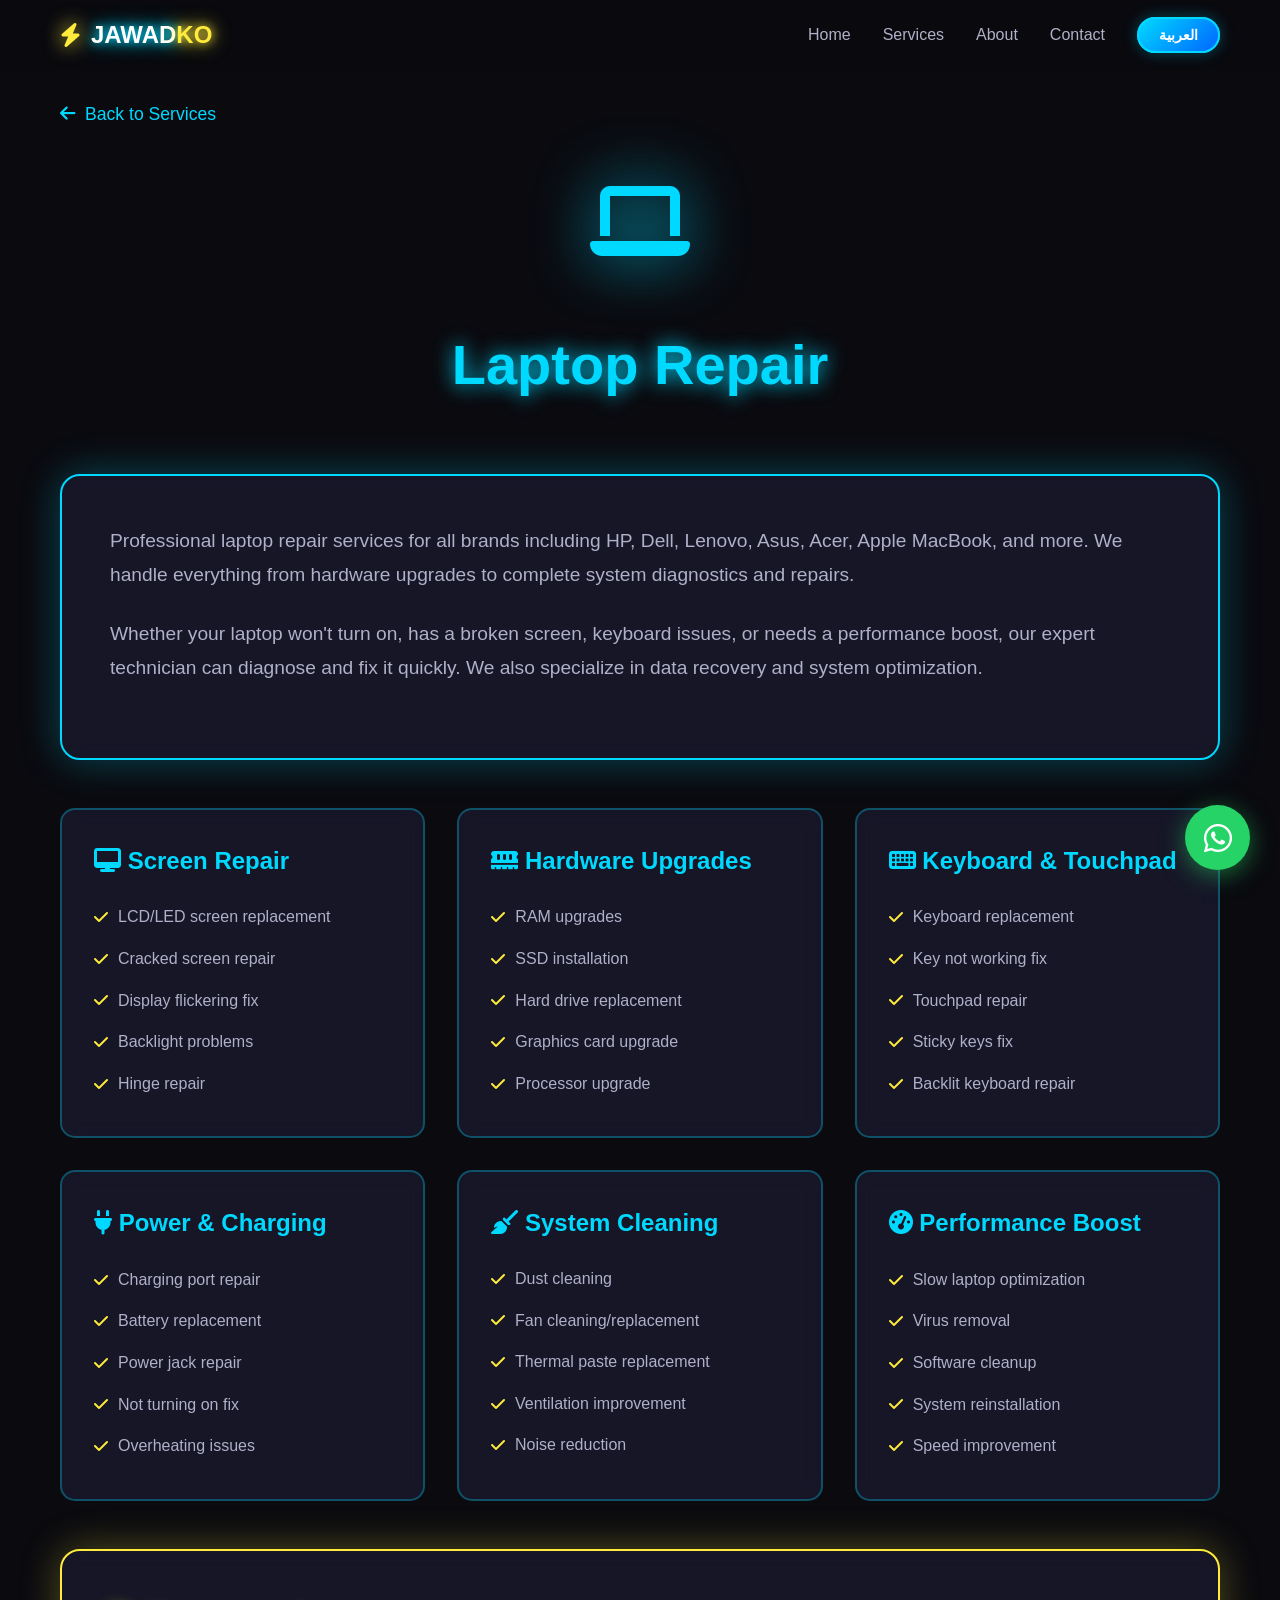
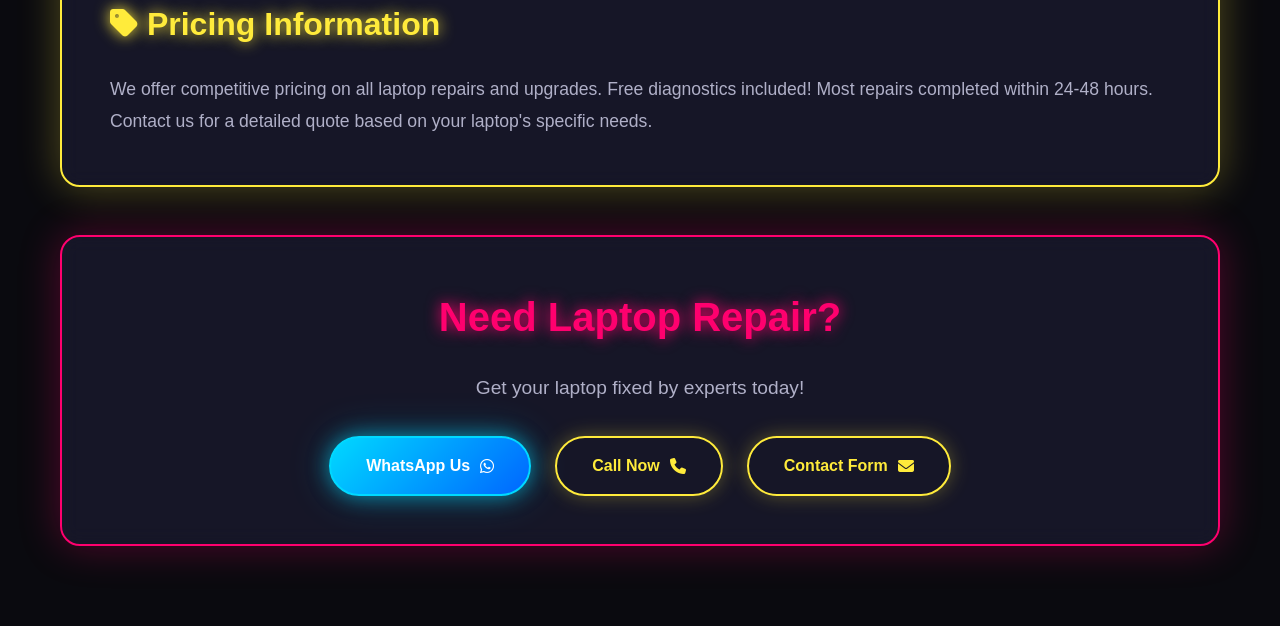
<file: service-laptop-repair.html>
<!DOCTYPE html>
<html lang="en">
<head>
    <meta charset="UTF-8">
    <meta name="viewport" content="width=device-width, initial-scale=1.0">
    <title>Laptop Repair - JAWADKO</title>
    <link rel="icon" type="image/jpeg" href="jawad.jpg">
    <link rel="shortcut icon" type="image/jpeg" href="jawad.jpg">
    <link rel="stylesheet" href="styles.css">
    <link rel="stylesheet" href="https://cdnjs.cloudflare.com/ajax/libs/font-awesome/6.4.0/css/all.min.css">
    <style>
        .service-detail{min-height:100vh;padding-top:100px;padding-bottom:80px}.service-header{text-align:center;margin-bottom:4rem}.service-header h1{font-size:3.5rem;color:#00d9ff;text-shadow:0 0 20px #00d9ff;margin-bottom:1rem}.service-header .icon{font-size:5rem;color:#00d9ff;filter:drop-shadow(0 0 30px #00d9ff);margin-bottom:2rem}.service-content{max-width:1200px;margin:0 auto;padding:0 20px}.service-description{background:rgba(26,26,46,0.8);backdrop-filter:blur(10px);padding:3rem;border-radius:20px;border:2px solid #00d9ff;box-shadow:0 0 40px rgba(0,217,255,0.3);margin-bottom:3rem}.service-description p{font-size:1.2rem;line-height:1.8;color:var(--text-secondary);margin-bottom:1.5rem}.service-grid{display:grid;grid-template-columns:repeat(auto-fit,minmax(300px,1fr));gap:2rem;margin-bottom:3rem}.feature-box{background:rgba(26,26,46,0.8);backdrop-filter:blur(10px);padding:2rem;border-radius:15px;border:2px solid rgba(0,217,255,0.3);transition:all 0.3s ease}.feature-box:hover{border-color:#00d9ff;box-shadow:0 0 30px rgba(0,217,255,0.4);transform:translateY(-5px)}.feature-box h3{color:#00d9ff;font-size:1.5rem;margin-bottom:1rem}.feature-box ul{list-style:none;color:var(--text-secondary)}.feature-box li{padding:0.5rem 0;display:flex;align-items:center;gap:10px}.feature-box li i{color:#ffeb3b}.pricing-section{background:rgba(26,26,46,0.8);backdrop-filter:blur(10px);padding:3rem;border-radius:20px;border:2px solid #ffeb3b;box-shadow:0 0 40px rgba(255,235,59,0.3);margin-bottom:3rem}.pricing-section h2{color:#ffeb3b;font-size:2rem;margin-bottom:1.5rem;text-shadow:0 0 15px #ffeb3b}.cta-section{text-align:center;padding:3rem;background:rgba(26,26,46,0.8);backdrop-filter:blur(10px);border-radius:20px;border:2px solid #ff006e;box-shadow:0 0 40px rgba(255,0,110,0.3)}.cta-section h2{color:#ff006e;font-size:2.5rem;margin-bottom:1.5rem;text-shadow:0 0 15px #ff006e}.back-link{display:inline-flex;align-items:center;gap:10px;color:#00d9ff;text-decoration:none;font-size:1.1rem;margin-bottom:2rem;transition:all 0.3s ease}.back-link:hover{text-shadow:0 0 10px #00d9ff;transform:translateX(-5px)}
    </style>
</head>
<body>
    <nav class="navbar"><div class="container"><div class="logo"><i class="fas fa-bolt"></i><span class="neon-text">JAWAD<span class="highlight">KO</span></span></div><ul class="nav-links"><li><a href="index.html" class="nav-link">Home</a></li><li><a href="index.html#services" class="nav-link">Services</a></li><li><a href="index.html#about" class="nav-link">About</a></li><li><a href="index.html#contact" class="nav-link">Contact</a></li><li><a href="index-ar.html" class="language-btn">العربية</a></li></ul><div class="burger"><div class="line1"></div><div class="line2"></div><div class="line3"></div></div></div></nav>
    <section class="service-detail">
        <div class="service-content">
            <a href="index.html#services" class="back-link"><i class="fas fa-arrow-left"></i> Back to Services</a>
            <div class="service-header"><div class="icon"><i class="fas fa-laptop"></i></div><h1>Laptop Repair</h1></div>
            <div class="service-description">
                <p>Professional laptop repair services for all brands including HP, Dell, Lenovo, Asus, Acer, Apple MacBook, and more. We handle everything from hardware upgrades to complete system diagnostics and repairs.</p>
                <p>Whether your laptop won't turn on, has a broken screen, keyboard issues, or needs a performance boost, our expert technician can diagnose and fix it quickly. We also specialize in data recovery and system optimization.</p>
            </div>
            <div class="service-grid">
                <div class="feature-box"><h3><i class="fas fa-desktop"></i> Screen Repair</h3><ul><li><i class="fas fa-check"></i> LCD/LED screen replacement</li><li><i class="fas fa-check"></i> Cracked screen repair</li><li><i class="fas fa-check"></i> Display flickering fix</li><li><i class="fas fa-check"></i> Backlight problems</li><li><i class="fas fa-check"></i> Hinge repair</li></ul></div>
                <div class="feature-box"><h3><i class="fas fa-memory"></i> Hardware Upgrades</h3><ul><li><i class="fas fa-check"></i> RAM upgrades</li><li><i class="fas fa-check"></i> SSD installation</li><li><i class="fas fa-check"></i> Hard drive replacement</li><li><i class="fas fa-check"></i> Graphics card upgrade</li><li><i class="fas fa-check"></i> Processor upgrade</li></ul></div>
                <div class="feature-box"><h3><i class="fas fa-keyboard"></i> Keyboard & Touchpad</h3><ul><li><i class="fas fa-check"></i> Keyboard replacement</li><li><i class="fas fa-check"></i> Key not working fix</li><li><i class="fas fa-check"></i> Touchpad repair</li><li><i class="fas fa-check"></i> Sticky keys fix</li><li><i class="fas fa-check"></i> Backlit keyboard repair</li></ul></div>
                <div class="feature-box"><h3><i class="fas fa-plug"></i> Power & Charging</h3><ul><li><i class="fas fa-check"></i> Charging port repair</li><li><i class="fas fa-check"></i> Battery replacement</li><li><i class="fas fa-check"></i> Power jack repair</li><li><i class="fas fa-check"></i> Not turning on fix</li><li><i class="fas fa-check"></i> Overheating issues</li></ul></div>
                <div class="feature-box"><h3><i class="fas fa-broom"></i> System Cleaning</h3><ul><li><i class="fas fa-check"></i> Dust cleaning</li><li><i class="fas fa-check"></i> Fan cleaning/replacement</li><li><i class="fas fa-check"></i> Thermal paste replacement</li><li><i class="fas fa-check"></i> Ventilation improvement</li><li><i class="fas fa-check"></i> Noise reduction</li></ul></div>
                <div class="feature-box"><h3><i class="fas fa-tachometer-alt"></i> Performance Boost</h3><ul><li><i class="fas fa-check"></i> Slow laptop optimization</li><li><i class="fas fa-check"></i> Virus removal</li><li><i class="fas fa-check"></i> Software cleanup</li><li><i class="fas fa-check"></i> System reinstallation</li><li><i class="fas fa-check"></i> Speed improvement</li></ul></div>
            </div>
            <div class="pricing-section"><h2><i class="fas fa-tag"></i> Pricing Information</h2><p style="font-size:1.1rem;color:var(--text-secondary);line-height:1.8">We offer competitive pricing on all laptop repairs and upgrades. Free diagnostics included! Most repairs completed within 24-48 hours. Contact us for a detailed quote based on your laptop's specific needs.</p></div>
            <div class="cta-section"><h2>Need Laptop Repair?</h2><p style="font-size:1.2rem;color:var(--text-secondary);margin-bottom:2rem">Get your laptop fixed by experts today!</p><div style="display:flex;gap:1.5rem;justify-content:center;flex-wrap:wrap"><a href="https://wa.me/96170304038" class="btn btn-primary" target="_blank"><span>WhatsApp Us</span><i class="fab fa-whatsapp"></i></a><a href="tel:+96170304038" class="btn btn-secondary"><span>Call Now</span><i class="fas fa-phone"></i></a><a href="index.html#contact" class="btn btn-secondary"><span>Contact Form</span><i class="fas fa-envelope"></i></a></div></div>
        </div>
    </section>
    <a href="https://wa.me/96170304038" target="_blank" class="floating-whatsapp" title="Chat on WhatsApp"><i class="fab fa-whatsapp"></i></a>
    <script src="script.js"></script>
</body>
</html>
</file>
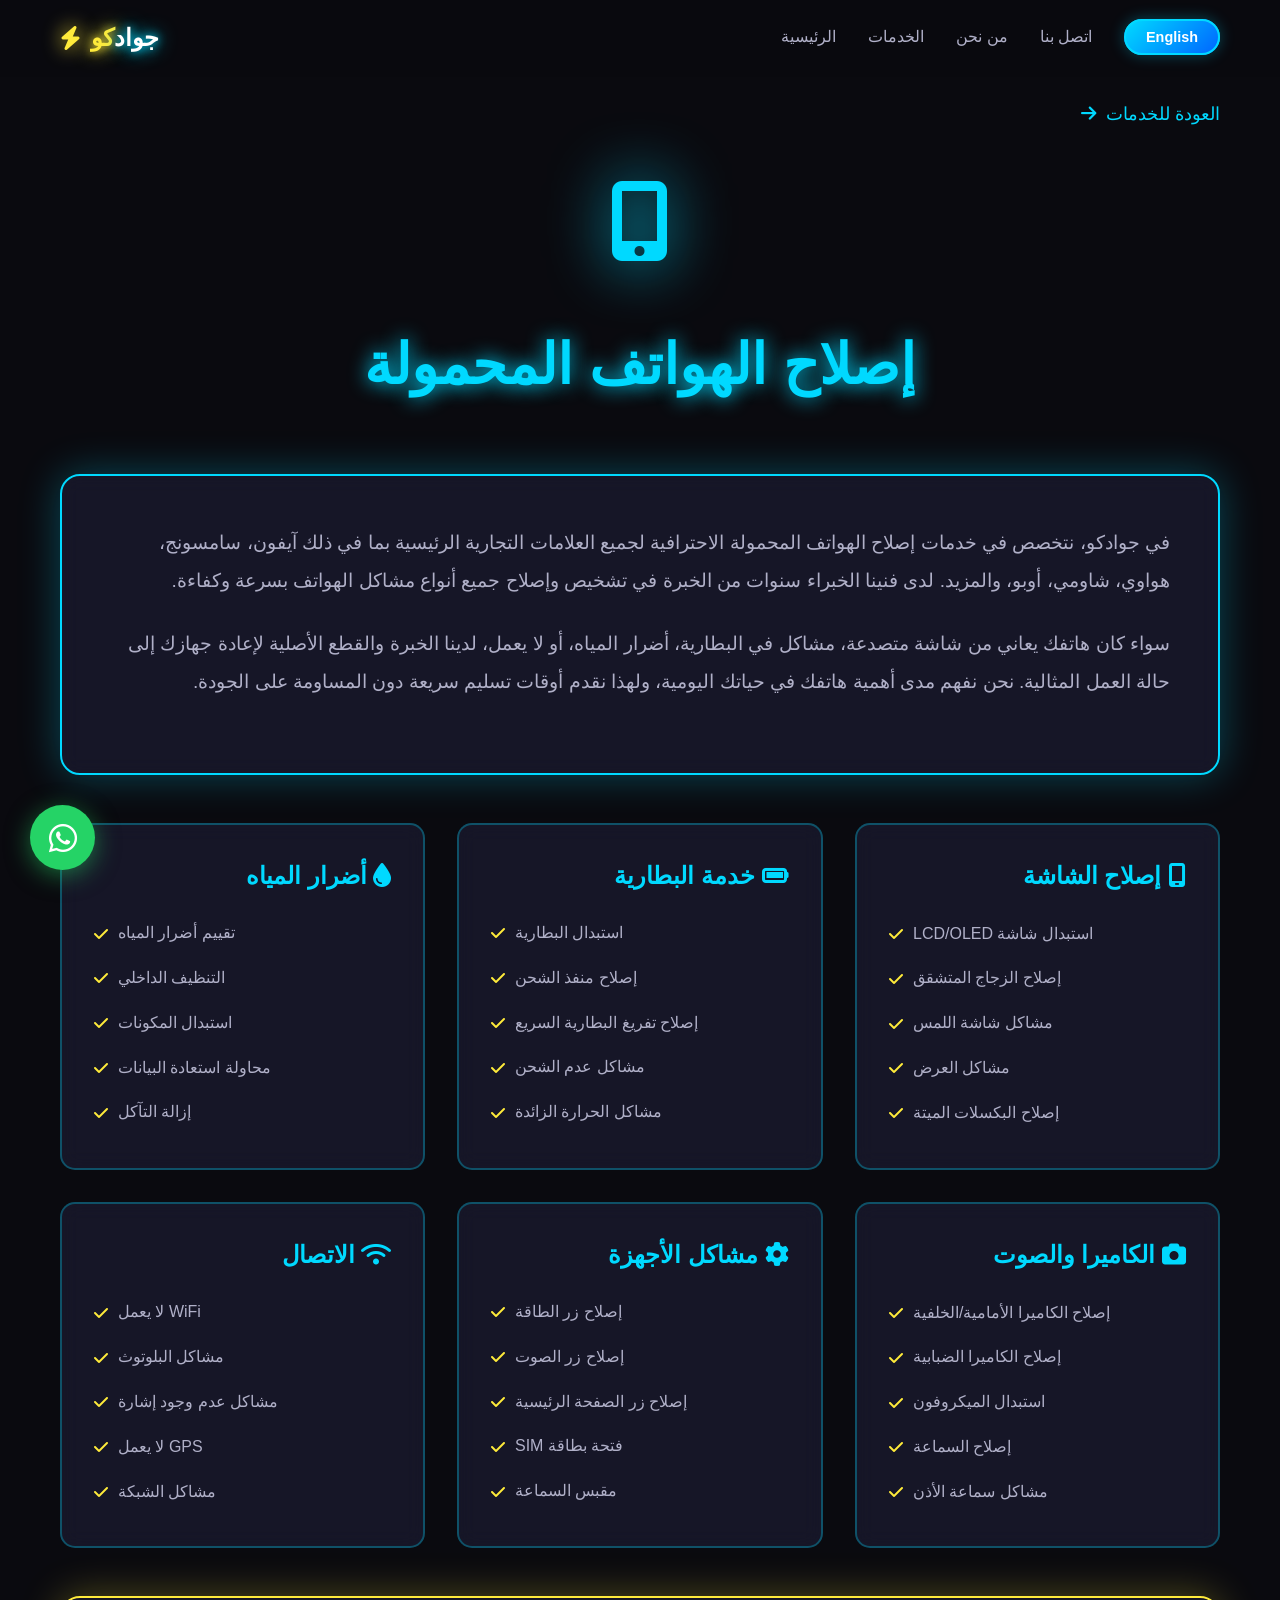
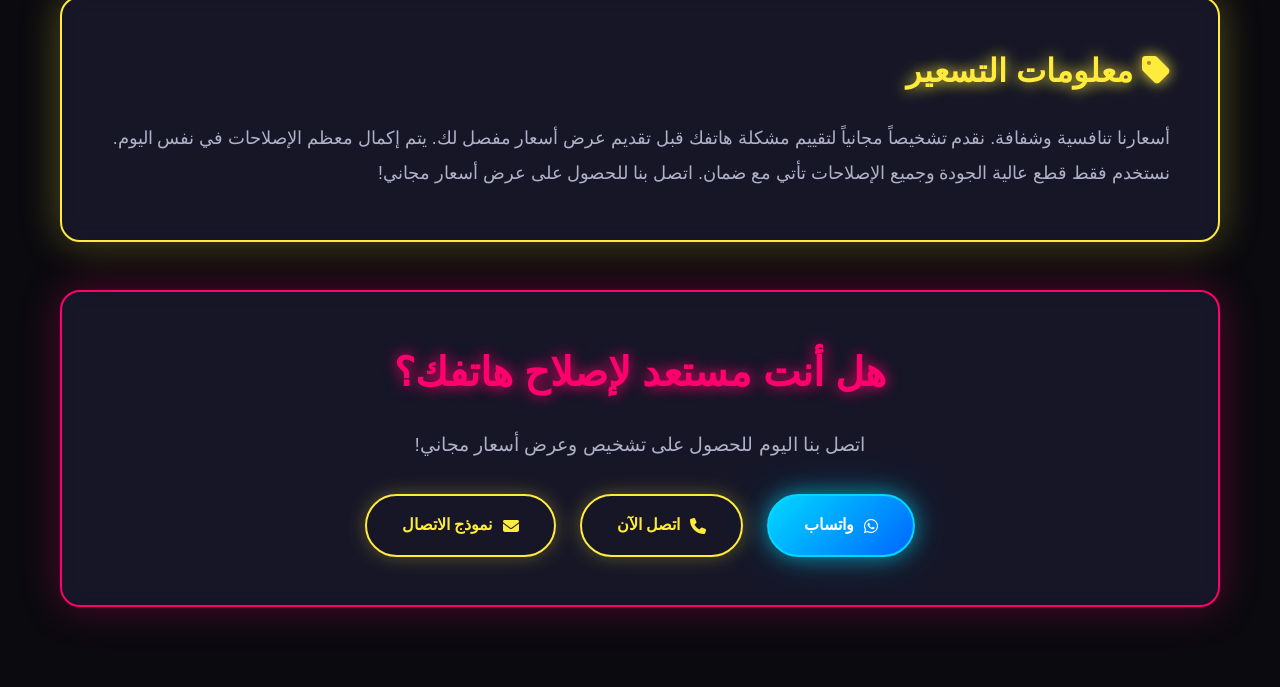
<file: service-phone-repair-ar.html>
<!DOCTYPE html>
<html lang="ar" dir="rtl">
<head>
<meta charset="UTF-8"><meta name="viewport" content="width=device-width, initial-scale=1.0"><title>إصلاح الهواتف المحمولة - جوادكو</title>
<link rel="icon" type="image/jpeg" href="jawad.jpg">
<link rel="shortcut icon" type="image/jpeg" href="jawad.jpg">
<link rel="stylesheet" href="styles.css"><link rel="stylesheet" href="styles-ar.css"><link rel="stylesheet" href="https://cdnjs.cloudflare.com/ajax/libs/font-awesome/6.4.0/css/all.min.css">
<style>.service-detail{min-height:100vh;padding-top:100px;padding-bottom:80px}.service-header{text-align:center;margin-bottom:4rem}.service-header h1{font-size:3.5rem;color:#00d9ff;text-shadow:0 0 20px #00d9ff;margin-bottom:1rem}.service-header .icon{font-size:5rem;color:#00d9ff;filter:drop-shadow(0 0 30px #00d9ff);margin-bottom:2rem}.service-content{max-width:1200px;margin:0 auto;padding:0 20px}.service-description{background:rgba(26,26,46,0.8);backdrop-filter:blur(10px);padding:3rem;border-radius:20px;border:2px solid #00d9ff;box-shadow:0 0 40px rgba(0,217,255,0.3);margin-bottom:3rem}.service-description p{font-size:1.2rem;line-height:2;color:var(--text-secondary);margin-bottom:1.5rem;text-align:right}.service-grid{display:grid;grid-template-columns:repeat(auto-fit,minmax(300px,1fr));gap:2rem;margin-bottom:3rem}.feature-box{background:rgba(26,26,46,0.8);backdrop-filter:blur(10px);padding:2rem;border-radius:15px;border:2px solid rgba(0,217,255,0.3);transition:all 0.3s ease;text-align:right}.feature-box:hover{border-color:#00d9ff;box-shadow:0 0 30px rgba(0,217,255,0.4);transform:translateY(-5px)}.feature-box h3{color:#00d9ff;font-size:1.5rem;margin-bottom:1rem}.feature-box ul{list-style:none;color:var(--text-secondary)}.feature-box li{padding:0.5rem 0;display:flex;align-items:center;gap:10px;flex-direction:row-reverse}.feature-box li i{color:#ffeb3b}.pricing-section{background:rgba(26,26,46,0.8);backdrop-filter:blur(10px);padding:3rem;border-radius:20px;border:2px solid #ffeb3b;box-shadow:0 0 40px rgba(255,235,59,0.3);margin-bottom:3rem;text-align:right}.pricing-section h2{color:#ffeb3b;font-size:2rem;margin-bottom:1.5rem;text-shadow:0 0 15px #ffeb3b}.cta-section{text-align:center;padding:3rem;background:rgba(26,26,46,0.8);backdrop-filter:blur(10px);border-radius:20px;border:2px solid #ff006e;box-shadow:0 0 40px rgba(255,0,110,0.3)}.cta-section h2{color:#ff006e;font-size:2.5rem;margin-bottom:1.5rem;text-shadow:0 0 15px #ff006e}.back-link{display:inline-flex;align-items:center;gap:10px;color:#00d9ff;text-decoration:none;font-size:1.1rem;margin-bottom:2rem;transition:all 0.3s ease;flex-direction:row-reverse}.back-link:hover{text-shadow:0 0 10px #00d9ff;transform:translateX(5px)}</style>
</head>
<body>
<nav class="navbar"><div class="container"><div class="logo"><i class="fas fa-bolt"></i><span class="neon-text">جواد<span class="highlight">كو</span></span></div><ul class="nav-links"><li><a href="index-ar.html" class="nav-link">الرئيسية</a></li><li><a href="index-ar.html#services" class="nav-link">الخدمات</a></li><li><a href="index-ar.html#about" class="nav-link">من نحن</a></li><li><a href="index-ar.html#contact" class="nav-link">اتصل بنا</a></li><li><a href="index.html" class="language-btn">English</a></li></ul><div class="burger"><div class="line1"></div><div class="line2"></div><div class="line3"></div></div></div></nav>
<section class="service-detail">
<div class="service-content">
<a href="index-ar.html#services" class="back-link"><i class="fas fa-arrow-right"></i> العودة للخدمات</a>
<div class="service-header"><div class="icon"><i class="fas fa-mobile-alt"></i></div><h1>إصلاح الهواتف المحمولة</h1></div>
<div class="service-description">
<p>في جوادكو، نتخصص في خدمات إصلاح الهواتف المحمولة الاحترافية لجميع العلامات التجارية الرئيسية بما في ذلك آيفون، سامسونج، هواوي، شاومي، أوبو، والمزيد. لدى فنينا الخبراء سنوات من الخبرة في تشخيص وإصلاح جميع أنواع مشاكل الهواتف بسرعة وكفاءة.</p>
<p>سواء كان هاتفك يعاني من شاشة متصدعة، مشاكل في البطارية، أضرار المياه، أو لا يعمل، لدينا الخبرة والقطع الأصلية لإعادة جهازك إلى حالة العمل المثالية. نحن نفهم مدى أهمية هاتفك في حياتك اليومية، ولهذا نقدم أوقات تسليم سريعة دون المساومة على الجودة.</p>
</div>
<div class="service-grid">
<div class="feature-box"><h3><i class="fas fa-mobile-screen"></i> إصلاح الشاشة</h3><ul><li><i class="fas fa-check"></i> استبدال شاشة LCD/OLED</li><li><i class="fas fa-check"></i> إصلاح الزجاج المتشقق</li><li><i class="fas fa-check"></i> مشاكل شاشة اللمس</li><li><i class="fas fa-check"></i> مشاكل العرض</li><li><i class="fas fa-check"></i> إصلاح البكسلات الميتة</li></ul></div>
<div class="feature-box"><h3><i class="fas fa-battery-full"></i> خدمة البطارية</h3><ul><li><i class="fas fa-check"></i> استبدال البطارية</li><li><i class="fas fa-check"></i> إصلاح منفذ الشحن</li><li><i class="fas fa-check"></i> إصلاح تفريغ البطارية السريع</li><li><i class="fas fa-check"></i> مشاكل عدم الشحن</li><li><i class="fas fa-check"></i> مشاكل الحرارة الزائدة</li></ul></div>
<div class="feature-box"><h3><i class="fas fa-droplet"></i> أضرار المياه</h3><ul><li><i class="fas fa-check"></i> تقييم أضرار المياه</li><li><i class="fas fa-check"></i> التنظيف الداخلي</li><li><i class="fas fa-check"></i> استبدال المكونات</li><li><i class="fas fa-check"></i> محاولة استعادة البيانات</li><li><i class="fas fa-check"></i> إزالة التآكل</li></ul></div>
<div class="feature-box"><h3><i class="fas fa-camera"></i> الكاميرا والصوت</h3><ul><li><i class="fas fa-check"></i> إصلاح الكاميرا الأمامية/الخلفية</li><li><i class="fas fa-check"></i> إصلاح الكاميرا الضبابية</li><li><i class="fas fa-check"></i> استبدال الميكروفون</li><li><i class="fas fa-check"></i> إصلاح السماعة</li><li><i class="fas fa-check"></i> مشاكل سماعة الأذن</li></ul></div>
<div class="feature-box"><h3><i class="fas fa-cog"></i> مشاكل الأجهزة</h3><ul><li><i class="fas fa-check"></i> إصلاح زر الطاقة</li><li><i class="fas fa-check"></i> إصلاح زر الصوت</li><li><i class="fas fa-check"></i> إصلاح زر الصفحة الرئيسية</li><li><i class="fas fa-check"></i> فتحة بطاقة SIM</li><li><i class="fas fa-check"></i> مقبس السماعة</li></ul></div>
<div class="feature-box"><h3><i class="fas fa-wifi"></i> الاتصال</h3><ul><li><i class="fas fa-check"></i> WiFi لا يعمل</li><li><i class="fas fa-check"></i> مشاكل البلوتوث</li><li><i class="fas fa-check"></i> مشاكل عدم وجود إشارة</li><li><i class="fas fa-check"></i> GPS لا يعمل</li><li><i class="fas fa-check"></i> مشاكل الشبكة</li></ul></div>
</div>
<div class="pricing-section"><h2><i class="fas fa-tag"></i> معلومات التسعير</h2><p style="font-size:1.1rem;color:var(--text-secondary);line-height:2">أسعارنا تنافسية وشفافة. نقدم تشخيصاً مجانياً لتقييم مشكلة هاتفك قبل تقديم عرض أسعار مفصل لك. يتم إكمال معظم الإصلاحات في نفس اليوم. نستخدم فقط قطع عالية الجودة وجميع الإصلاحات تأتي مع ضمان. اتصل بنا للحصول على عرض أسعار مجاني!</p></div>
<div class="cta-section"><h2>هل أنت مستعد لإصلاح هاتفك؟</h2><p style="font-size:1.2rem;color:var(--text-secondary);margin-bottom:2rem">اتصل بنا اليوم للحصول على تشخيص وعرض أسعار مجاني!</p><div style="display:flex;gap:1.5rem;justify-content:center;flex-wrap:wrap"><a href="https://wa.me/96170304038" class="btn btn-primary" target="_blank"><span>واتساب</span><i class="fab fa-whatsapp"></i></a><a href="tel:+96170304038" class="btn btn-secondary"><span>اتصل الآن</span><i class="fas fa-phone"></i></a><a href="index-ar.html#contact" class="btn btn-secondary"><span>نموذج الاتصال</span><i class="fas fa-envelope"></i></a></div></div>
</div>
</section>
<a href="https://wa.me/96170304038" target="_blank" class="floating-whatsapp" title="دردش على واتساب"><i class="fab fa-whatsapp"></i></a>
<script src="script.js"></script>
</body>
</html>
</file>
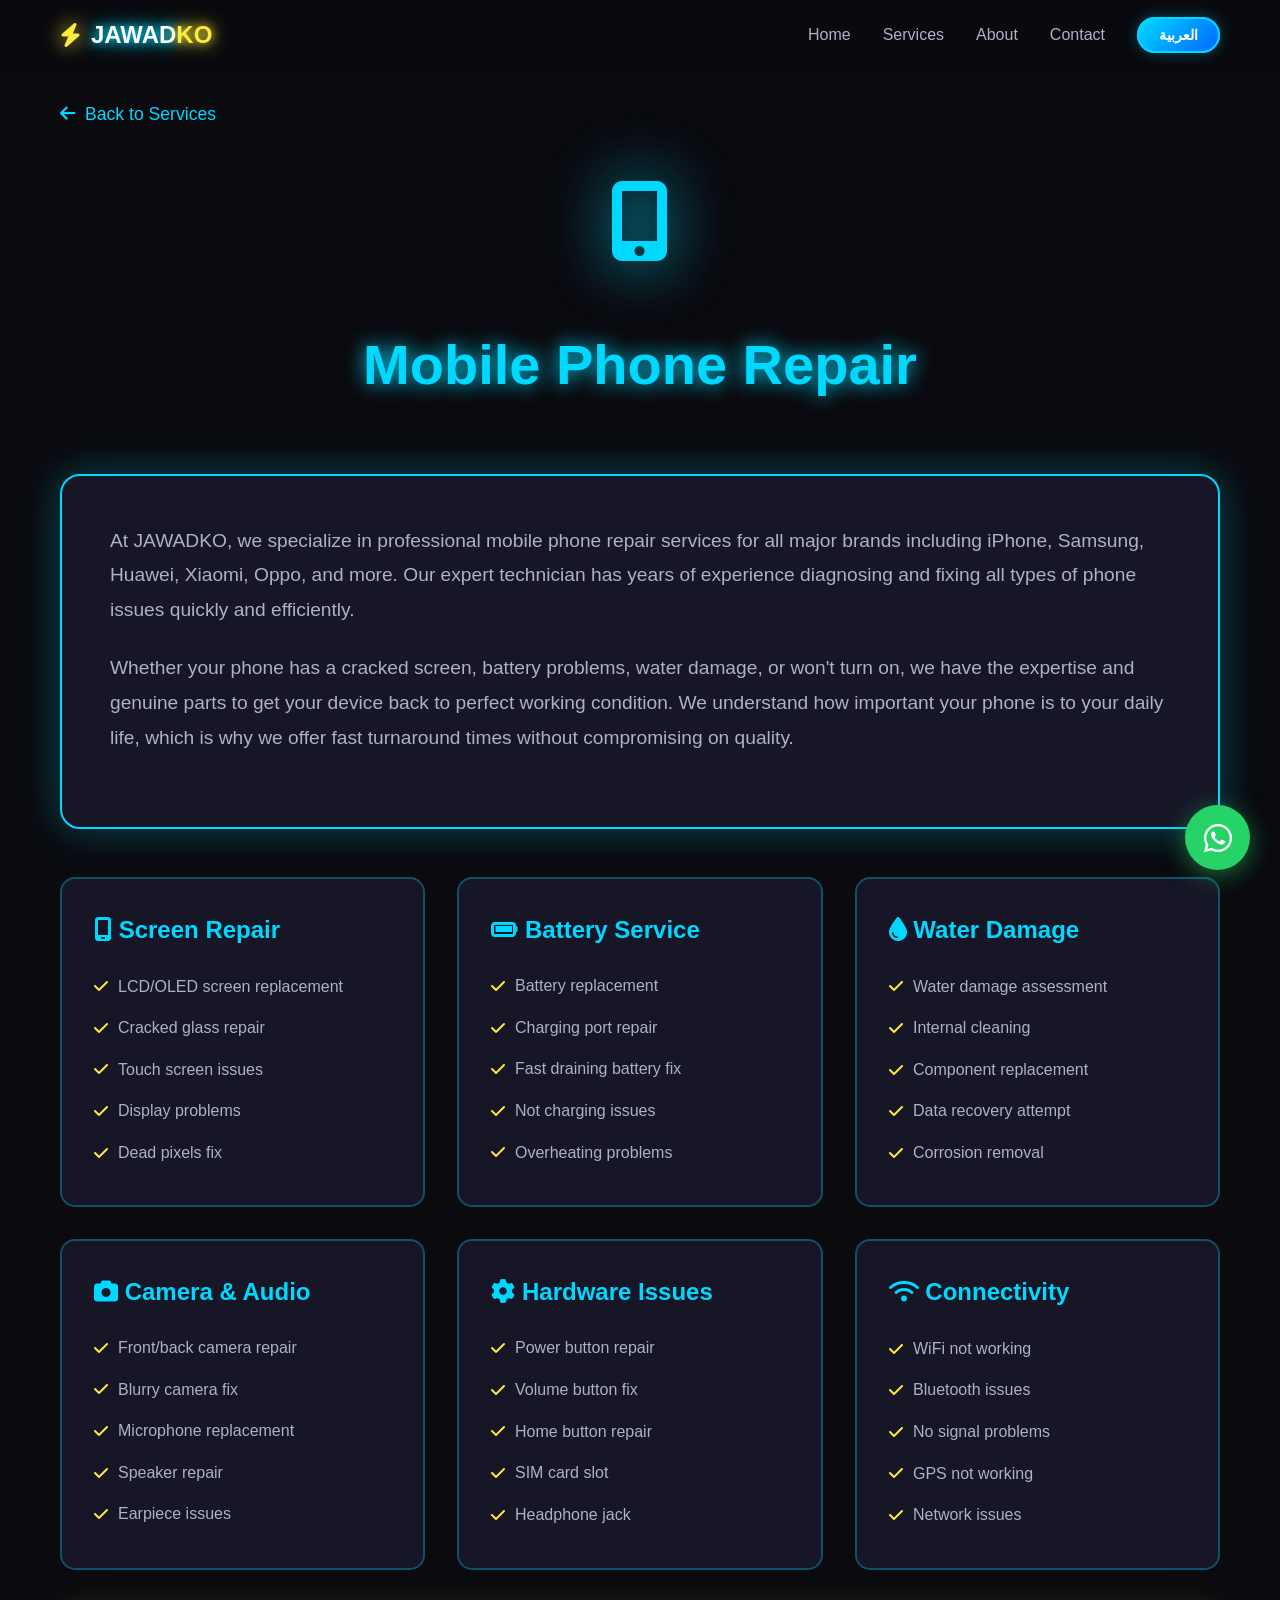
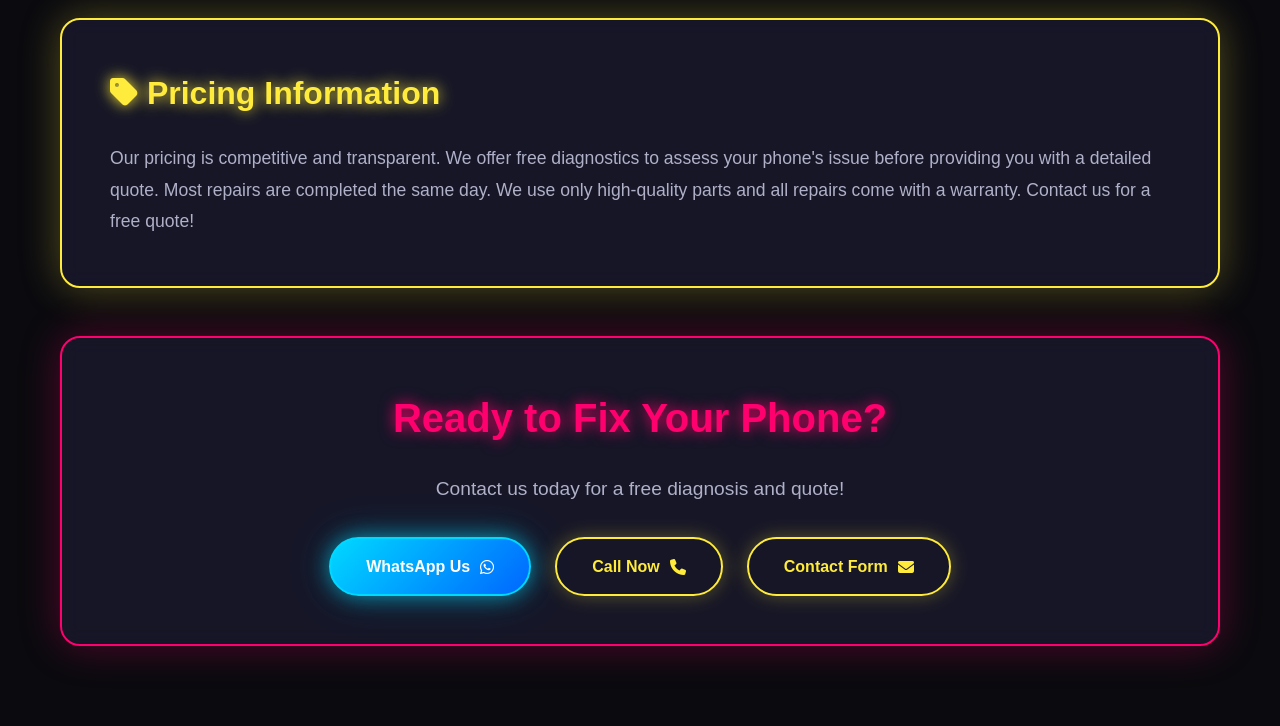
<file: service-phone-repair.html>
<!DOCTYPE html>
<html lang="en">
<head>
    <meta charset="UTF-8">
    <meta name="viewport" content="width=device-width, initial-scale=1.0">
    <title>Mobile Phone Repair - JAWADKO</title>
    <link rel="icon" type="image/jpeg" href="jawad.jpg">
    <link rel="shortcut icon" type="image/jpeg" href="jawad.jpg">
    <link rel="stylesheet" href="styles.css">
    <link rel="stylesheet" href="https://cdnjs.cloudflare.com/ajax/libs/font-awesome/6.4.0/css/all.min.css">
    <style>
        .service-detail {
            min-height: 100vh;
            padding-top: 100px;
            padding-bottom: 80px;
        }
        
        .service-header {
            text-align: center;
            margin-bottom: 4rem;
        }
        
        .service-header h1 {
            font-size: 3.5rem;
            color: #00d9ff;
            text-shadow: 0 0 20px #00d9ff;
            margin-bottom: 1rem;
        }
        
        .service-header .icon {
            font-size: 5rem;
            color: #00d9ff;
            filter: drop-shadow(0 0 30px #00d9ff);
            margin-bottom: 2rem;
        }
        
        .service-content {
            max-width: 1200px;
            margin: 0 auto;
            padding: 0 20px;
        }
        
        .service-description {
            background: rgba(26, 26, 46, 0.8);
            backdrop-filter: blur(10px);
            padding: 3rem;
            border-radius: 20px;
            border: 2px solid #00d9ff;
            box-shadow: 0 0 40px rgba(0, 217, 255, 0.3);
            margin-bottom: 3rem;
        }
        
        .service-description p {
            font-size: 1.2rem;
            line-height: 1.8;
            color: var(--text-secondary);
            margin-bottom: 1.5rem;
        }
        
        .service-grid {
            display: grid;
            grid-template-columns: repeat(auto-fit, minmax(300px, 1fr));
            gap: 2rem;
            margin-bottom: 3rem;
        }
        
        .feature-box {
            background: rgba(26, 26, 46, 0.8);
            backdrop-filter: blur(10px);
            padding: 2rem;
            border-radius: 15px;
            border: 2px solid rgba(0, 217, 255, 0.3);
            transition: all 0.3s ease;
        }
        
        .feature-box:hover {
            border-color: #00d9ff;
            box-shadow: 0 0 30px rgba(0, 217, 255, 0.4);
            transform: translateY(-5px);
        }
        
        .feature-box h3 {
            color: #00d9ff;
            font-size: 1.5rem;
            margin-bottom: 1rem;
        }
        
        .feature-box ul {
            list-style: none;
            color: var(--text-secondary);
        }
        
        .feature-box li {
            padding: 0.5rem 0;
            display: flex;
            align-items: center;
            gap: 10px;
        }
        
        .feature-box li i {
            color: #ffeb3b;
        }
        
        .pricing-section {
            background: rgba(26, 26, 46, 0.8);
            backdrop-filter: blur(10px);
            padding: 3rem;
            border-radius: 20px;
            border: 2px solid #ffeb3b;
            box-shadow: 0 0 40px rgba(255, 235, 59, 0.3);
            margin-bottom: 3rem;
        }
        
        .pricing-section h2 {
            color: #ffeb3b;
            font-size: 2rem;
            margin-bottom: 1.5rem;
            text-shadow: 0 0 15px #ffeb3b;
        }
        
        .cta-section {
            text-align: center;
            padding: 3rem;
            background: rgba(26, 26, 46, 0.8);
            backdrop-filter: blur(10px);
            border-radius: 20px;
            border: 2px solid #ff006e;
            box-shadow: 0 0 40px rgba(255, 0, 110, 0.3);
        }
        
        .cta-section h2 {
            color: #ff006e;
            font-size: 2.5rem;
            margin-bottom: 1.5rem;
            text-shadow: 0 0 15px #ff006e;
        }
        
        .back-link {
            display: inline-flex;
            align-items: center;
            gap: 10px;
            color: #00d9ff;
            text-decoration: none;
            font-size: 1.1rem;
            margin-bottom: 2rem;
            transition: all 0.3s ease;
        }
        
        .back-link:hover {
            text-shadow: 0 0 10px #00d9ff;
            transform: translateX(-5px);
        }
    </style>
</head>
<body>
    <!-- Navigation -->
    <nav class="navbar">
        <div class="container">
            <div class="logo">
                <i class="fas fa-bolt"></i>
                <span class="neon-text">JAWAD<span class="highlight">KO</span></span>
            </div>
            <ul class="nav-links">
                <li><a href="index.html" class="nav-link">Home</a></li>
                <li><a href="index.html#services" class="nav-link">Services</a></li>
                <li><a href="index.html#about" class="nav-link">About</a></li>
                <li><a href="index.html#contact" class="nav-link">Contact</a></li>
                <li><a href="index-ar.html" class="language-btn">العربية</a></li>
            </ul>
            <div class="burger">
                <div class="line1"></div>
                <div class="line2"></div>
                <div class="line3"></div>
            </div>
        </div>
    </nav>

    <section class="service-detail">
        <div class="service-content">
            <a href="index.html#services" class="back-link">
                <i class="fas fa-arrow-left"></i> Back to Services
            </a>
            
            <div class="service-header">
                <div class="icon">
                    <i class="fas fa-mobile-alt"></i>
                </div>
                <h1>Mobile Phone Repair</h1>
            </div>
            
            <div class="service-description">
                <p>
                    At JAWADKO, we specialize in professional mobile phone repair services for all major brands including 
                    iPhone, Samsung, Huawei, Xiaomi, Oppo, and more. Our expert technician has years of experience diagnosing 
                    and fixing all types of phone issues quickly and efficiently.
                </p>
                <p>
                    Whether your phone has a cracked screen, battery problems, water damage, or won't turn on, we have the 
                    expertise and genuine parts to get your device back to perfect working condition. We understand how 
                    important your phone is to your daily life, which is why we offer fast turnaround times without 
                    compromising on quality.
                </p>
            </div>
            
            <div class="service-grid">
                <div class="feature-box">
                    <h3><i class="fas fa-mobile-screen"></i> Screen Repair</h3>
                    <ul>
                        <li><i class="fas fa-check"></i> LCD/OLED screen replacement</li>
                        <li><i class="fas fa-check"></i> Cracked glass repair</li>
                        <li><i class="fas fa-check"></i> Touch screen issues</li>
                        <li><i class="fas fa-check"></i> Display problems</li>
                        <li><i class="fas fa-check"></i> Dead pixels fix</li>
                    </ul>
                </div>
                
                <div class="feature-box">
                    <h3><i class="fas fa-battery-full"></i> Battery Service</h3>
                    <ul>
                        <li><i class="fas fa-check"></i> Battery replacement</li>
                        <li><i class="fas fa-check"></i> Charging port repair</li>
                        <li><i class="fas fa-check"></i> Fast draining battery fix</li>
                        <li><i class="fas fa-check"></i> Not charging issues</li>
                        <li><i class="fas fa-check"></i> Overheating problems</li>
                    </ul>
                </div>
                
                <div class="feature-box">
                    <h3><i class="fas fa-droplet"></i> Water Damage</h3>
                    <ul>
                        <li><i class="fas fa-check"></i> Water damage assessment</li>
                        <li><i class="fas fa-check"></i> Internal cleaning</li>
                        <li><i class="fas fa-check"></i> Component replacement</li>
                        <li><i class="fas fa-check"></i> Data recovery attempt</li>
                        <li><i class="fas fa-check"></i> Corrosion removal</li>
                    </ul>
                </div>
                
                <div class="feature-box">
                    <h3><i class="fas fa-camera"></i> Camera & Audio</h3>
                    <ul>
                        <li><i class="fas fa-check"></i> Front/back camera repair</li>
                        <li><i class="fas fa-check"></i> Blurry camera fix</li>
                        <li><i class="fas fa-check"></i> Microphone replacement</li>
                        <li><i class="fas fa-check"></i> Speaker repair</li>
                        <li><i class="fas fa-check"></i> Earpiece issues</li>
                    </ul>
                </div>
                
                <div class="feature-box">
                    <h3><i class="fas fa-cog"></i> Hardware Issues</h3>
                    <ul>
                        <li><i class="fas fa-check"></i> Power button repair</li>
                        <li><i class="fas fa-check"></i> Volume button fix</li>
                        <li><i class="fas fa-check"></i> Home button repair</li>
                        <li><i class="fas fa-check"></i> SIM card slot</li>
                        <li><i class="fas fa-check"></i> Headphone jack</li>
                    </ul>
                </div>
                
                <div class="feature-box">
                    <h3><i class="fas fa-wifi"></i> Connectivity</h3>
                    <ul>
                        <li><i class="fas fa-check"></i> WiFi not working</li>
                        <li><i class="fas fa-check"></i> Bluetooth issues</li>
                        <li><i class="fas fa-check"></i> No signal problems</li>
                        <li><i class="fas fa-check"></i> GPS not working</li>
                        <li><i class="fas fa-check"></i> Network issues</li>
                    </ul>
                </div>
            </div>
            
            <div class="pricing-section">
                <h2><i class="fas fa-tag"></i> Pricing Information</h2>
                <p style="font-size: 1.1rem; color: var(--text-secondary); line-height: 1.8;">
                    Our pricing is competitive and transparent. We offer free diagnostics to assess your phone's issue 
                    before providing you with a detailed quote. Most repairs are completed the same day. We use only 
                    high-quality parts and all repairs come with a warranty. Contact us for a free quote!
                </p>
            </div>
            
            <div class="cta-section">
                <h2>Ready to Fix Your Phone?</h2>
                <p style="font-size: 1.2rem; color: var(--text-secondary); margin-bottom: 2rem;">
                    Contact us today for a free diagnosis and quote!
                </p>
                <div style="display: flex; gap: 1.5rem; justify-content: center; flex-wrap: wrap;">
                    <a href="https://wa.me/96170304038" class="btn btn-primary" target="_blank">
                        <span>WhatsApp Us</span>
                        <i class="fab fa-whatsapp"></i>
                    </a>
                    <a href="tel:+96170304038" class="btn btn-secondary">
                        <span>Call Now</span>
                        <i class="fas fa-phone"></i>
                    </a>
                    <a href="index.html#contact" class="btn btn-secondary">
                        <span>Contact Form</span>
                        <i class="fas fa-envelope"></i>
                    </a>
                </div>
            </div>
        </div>
    </section>

    <!-- Floating WhatsApp Button -->
    <a href="https://wa.me/96170304038" target="_blank" class="floating-whatsapp" title="Chat on WhatsApp">
        <i class="fab fa-whatsapp"></i>
    </a>

    <script src="script.js"></script>
</body>
</html>
</file>
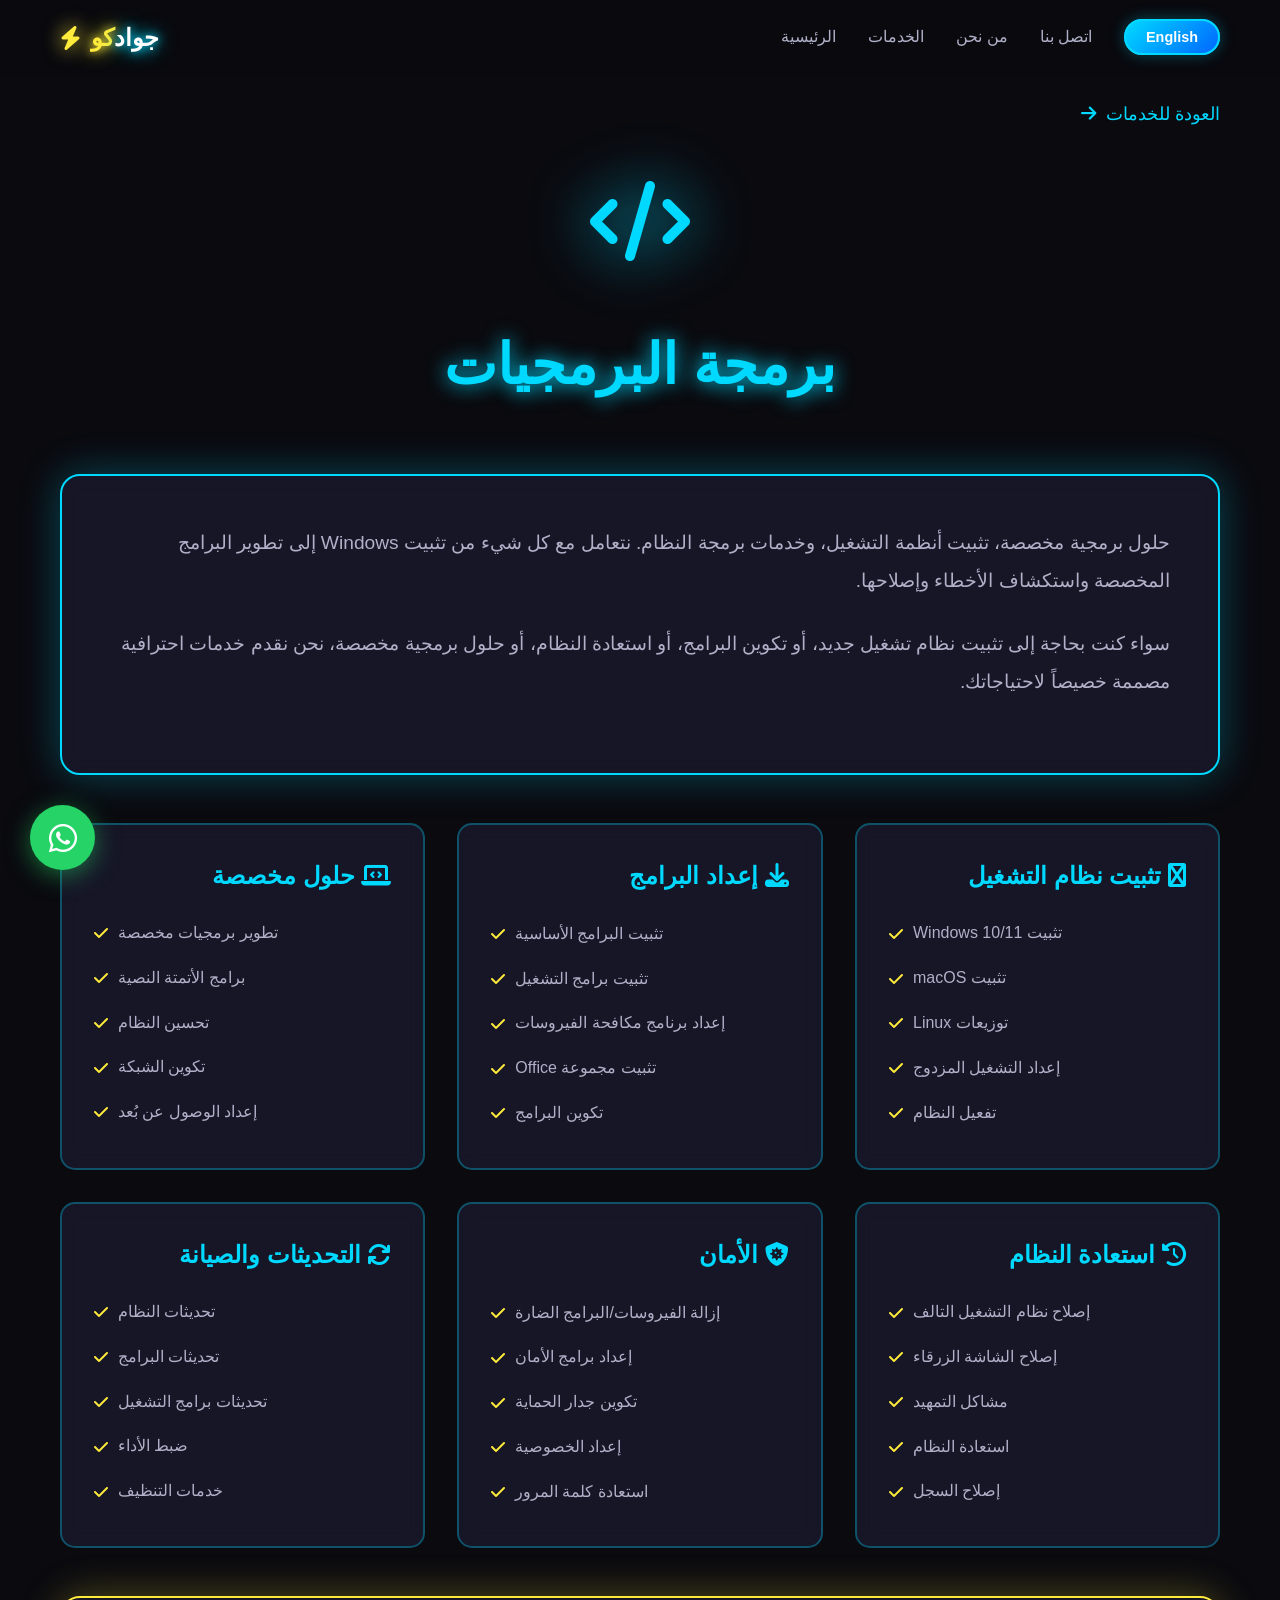
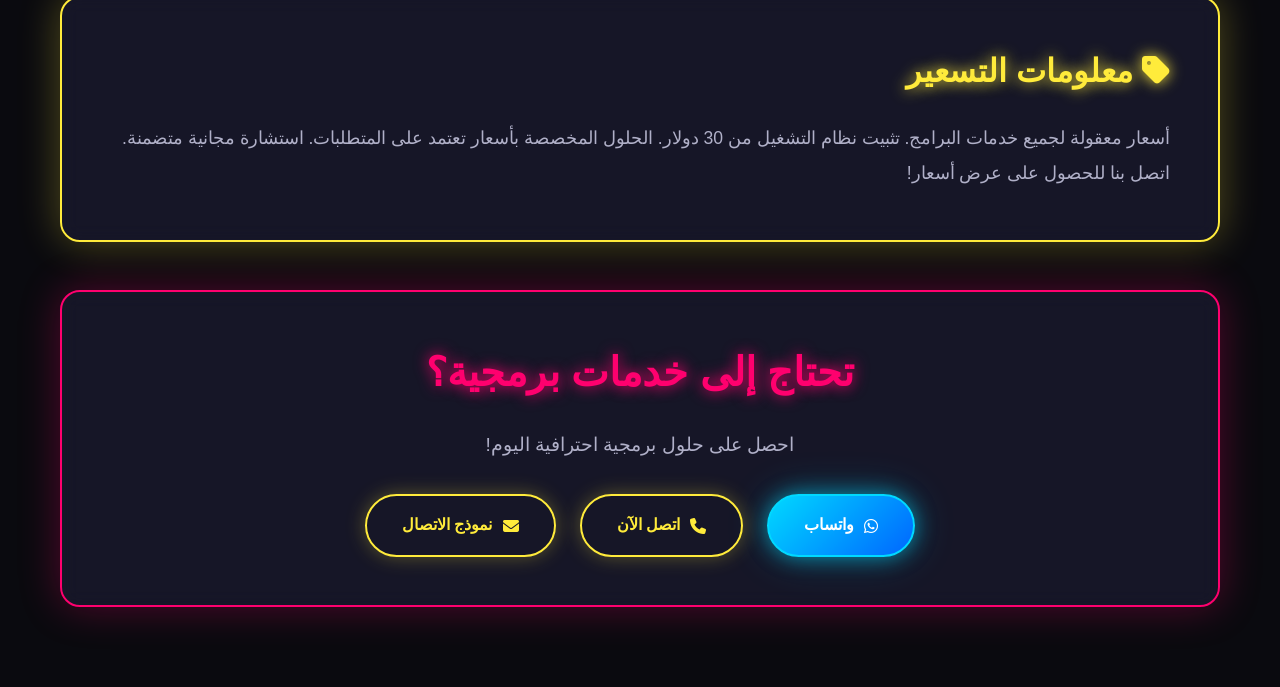
<file: service-software-ar.html>
<!DOCTYPE html>
<html lang="ar" dir="rtl">
<head>
<meta charset="UTF-8"><meta name="viewport" content="width=device-width, initial-scale=1.0"><title>برمجة البرمجيات - جوادكو</title>
<link rel="icon" type="image/jpeg" href="jawad.jpg">
<link rel="shortcut icon" type="image/jpeg" href="jawad.jpg">
<link rel="stylesheet" href="styles.css"><link rel="stylesheet" href="styles-ar.css"><link rel="stylesheet" href="https://cdnjs.cloudflare.com/ajax/libs/font-awesome/6.4.0/css/all.min.css">
<style>.service-detail{min-height:100vh;padding-top:100px;padding-bottom:80px}.service-header{text-align:center;margin-bottom:4rem}.service-header h1{font-size:3.5rem;color:#00d9ff;text-shadow:0 0 20px #00d9ff;margin-bottom:1rem}.service-header .icon{font-size:5rem;color:#00d9ff;filter:drop-shadow(0 0 30px #00d9ff);margin-bottom:2rem}.service-content{max-width:1200px;margin:0 auto;padding:0 20px}.service-description{background:rgba(26,26,46,0.8);backdrop-filter:blur(10px);padding:3rem;border-radius:20px;border:2px solid #00d9ff;box-shadow:0 0 40px rgba(0,217,255,0.3);margin-bottom:3rem}.service-description p{font-size:1.2rem;line-height:2;color:var(--text-secondary);margin-bottom:1.5rem;text-align:right}.service-grid{display:grid;grid-template-columns:repeat(auto-fit,minmax(300px,1fr));gap:2rem;margin-bottom:3rem}.feature-box{background:rgba(26,26,46,0.8);backdrop-filter:blur(10px);padding:2rem;border-radius:15px;border:2px solid rgba(0,217,255,0.3);transition:all 0.3s ease;text-align:right}.feature-box:hover{border-color:#00d9ff;box-shadow:0 0 30px rgba(0,217,255,0.4);transform:translateY(-5px)}.feature-box h3{color:#00d9ff;font-size:1.5rem;margin-bottom:1rem}.feature-box ul{list-style:none;color:var(--text-secondary)}.feature-box li{padding:0.5rem 0;display:flex;align-items:center;gap:10px;flex-direction:row-reverse}.feature-box li i{color:#ffeb3b}.pricing-section{background:rgba(26,26,46,0.8);backdrop-filter:blur(10px);padding:3rem;border-radius:20px;border:2px solid #ffeb3b;box-shadow:0 0 40px rgba(255,235,59,0.3);margin-bottom:3rem;text-align:right}.pricing-section h2{color:#ffeb3b;font-size:2rem;margin-bottom:1.5rem;text-shadow:0 0 15px #ffeb3b}.cta-section{text-align:center;padding:3rem;background:rgba(26,26,46,0.8);backdrop-filter:blur(10px);border-radius:20px;border:2px solid #ff006e;box-shadow:0 0 40px rgba(255,0,110,0.3)}.cta-section h2{color:#ff006e;font-size:2.5rem;margin-bottom:1.5rem;text-shadow:0 0 15px #ff006e}.back-link{display:inline-flex;align-items:center;gap:10px;color:#00d9ff;text-decoration:none;font-size:1.1rem;margin-bottom:2rem;transition:all 0.3s ease;flex-direction:row-reverse}.back-link:hover{text-shadow:0 0 10px #00d9ff;transform:translateX(5px)}</style>
</head>
<body>
<nav class="navbar"><div class="container"><div class="logo"><i class="fas fa-bolt"></i><span class="neon-text">جواد<span class="highlight">كو</span></span></div><ul class="nav-links"><li><a href="index-ar.html" class="nav-link">الرئيسية</a></li><li><a href="index-ar.html#services" class="nav-link">الخدمات</a></li><li><a href="index-ar.html#about" class="nav-link">من نحن</a></li><li><a href="index-ar.html#contact" class="nav-link">اتصل بنا</a></li><li><a href="index.html" class="language-btn">English</a></li></ul><div class="burger"><div class="line1"></div><div class="line2"></div><div class="line3"></div></div></div></nav>
<section class="service-detail"><div class="service-content"><a href="index-ar.html#services" class="back-link"><i class="fas fa-arrow-right"></i> العودة للخدمات</a>
<div class="service-header"><div class="icon"><i class="fas fa-code"></i></div><h1>برمجة البرمجيات</h1></div>
<div class="service-description"><p>حلول برمجية مخصصة، تثبيت أنظمة التشغيل، وخدمات برمجة النظام. نتعامل مع كل شيء من تثبيت Windows إلى تطوير البرامج المخصصة واستكشاف الأخطاء وإصلاحها.</p><p>سواء كنت بحاجة إلى تثبيت نظام تشغيل جديد، أو تكوين البرامج، أو استعادة النظام، أو حلول برمجية مخصصة، نحن نقدم خدمات احترافية مصممة خصيصاً لاحتياجاتك.</p></div>
<div class="service-grid">
<div class="feature-box"><h3><i class="fas fa-windows"></i> تثبيت نظام التشغيل</h3><ul><li><i class="fas fa-check"></i> تثبيت Windows 10/11</li><li><i class="fas fa-check"></i> تثبيت macOS</li><li><i class="fas fa-check"></i> توزيعات Linux</li><li><i class="fas fa-check"></i> إعداد التشغيل المزدوج</li><li><i class="fas fa-check"></i> تفعيل النظام</li></ul></div>
<div class="feature-box"><h3><i class="fas fa-download"></i> إعداد البرامج</h3><ul><li><i class="fas fa-check"></i> تثبيت البرامج الأساسية</li><li><i class="fas fa-check"></i> تثبيت برامج التشغيل</li><li><i class="fas fa-check"></i> إعداد برنامج مكافحة الفيروسات</li><li><i class="fas fa-check"></i> تثبيت مجموعة Office</li><li><i class="fas fa-check"></i> تكوين البرامج</li></ul></div>
<div class="feature-box"><h3><i class="fas fa-laptop-code"></i> حلول مخصصة</h3><ul><li><i class="fas fa-check"></i> تطوير برمجيات مخصصة</li><li><i class="fas fa-check"></i> برامج الأتمتة النصية</li><li><i class="fas fa-check"></i> تحسين النظام</li><li><i class="fas fa-check"></i> تكوين الشبكة</li><li><i class="fas fa-check"></i> إعداد الوصول عن بُعد</li></ul></div>
<div class="feature-box"><h3><i class="fas fa-history"></i> استعادة النظام</h3><ul><li><i class="fas fa-check"></i> إصلاح نظام التشغيل التالف</li><li><i class="fas fa-check"></i> إصلاح الشاشة الزرقاء</li><li><i class="fas fa-check"></i> مشاكل التمهيد</li><li><i class="fas fa-check"></i> استعادة النظام</li><li><i class="fas fa-check"></i> إصلاح السجل</li></ul></div>
<div class="feature-box"><h3><i class="fas fa-shield-virus"></i> الأمان</h3><ul><li><i class="fas fa-check"></i> إزالة الفيروسات/البرامج الضارة</li><li><i class="fas fa-check"></i> إعداد برامج الأمان</li><li><i class="fas fa-check"></i> تكوين جدار الحماية</li><li><i class="fas fa-check"></i> إعداد الخصوصية</li><li><i class="fas fa-check"></i> استعادة كلمة المرور</li></ul></div>
<div class="feature-box"><h3><i class="fas fa-sync"></i> التحديثات والصيانة</h3><ul><li><i class="fas fa-check"></i> تحديثات النظام</li><li><i class="fas fa-check"></i> تحديثات البرامج</li><li><i class="fas fa-check"></i> تحديثات برامج التشغيل</li><li><i class="fas fa-check"></i> ضبط الأداء</li><li><i class="fas fa-check"></i> خدمات التنظيف</li></ul></div>
</div>
<div class="pricing-section"><h2><i class="fas fa-tag"></i> معلومات التسعير</h2><p style="font-size:1.1rem;color:var(--text-secondary);line-height:2">أسعار معقولة لجميع خدمات البرامج. تثبيت نظام التشغيل من 30 دولار. الحلول المخصصة بأسعار تعتمد على المتطلبات. استشارة مجانية متضمنة. اتصل بنا للحصول على عرض أسعار!</p></div>
<div class="cta-section"><h2>تحتاج إلى خدمات برمجية؟</h2><p style="font-size:1.2rem;color:var(--text-secondary);margin-bottom:2rem">احصل على حلول برمجية احترافية اليوم!</p><div style="display:flex;gap:1.5rem;justify-content:center;flex-wrap:wrap"><a href="https://wa.me/96170304038" class="btn btn-primary" target="_blank"><span>واتساب</span><i class="fab fa-whatsapp"></i></a><a href="tel:+96170304038" class="btn btn-secondary"><span>اتصل الآن</span><i class="fas fa-phone"></i></a><a href="index-ar.html#contact" class="btn btn-secondary"><span>نموذج الاتصال</span><i class="fas fa-envelope"></i></a></div></div>
</div></section>
<a href="https://wa.me/96170304038" target="_blank" class="floating-whatsapp" title="دردش على واتساب"><i class="fab fa-whatsapp"></i></a>
<script src="script.js"></script>
</body>
</html>
</file>
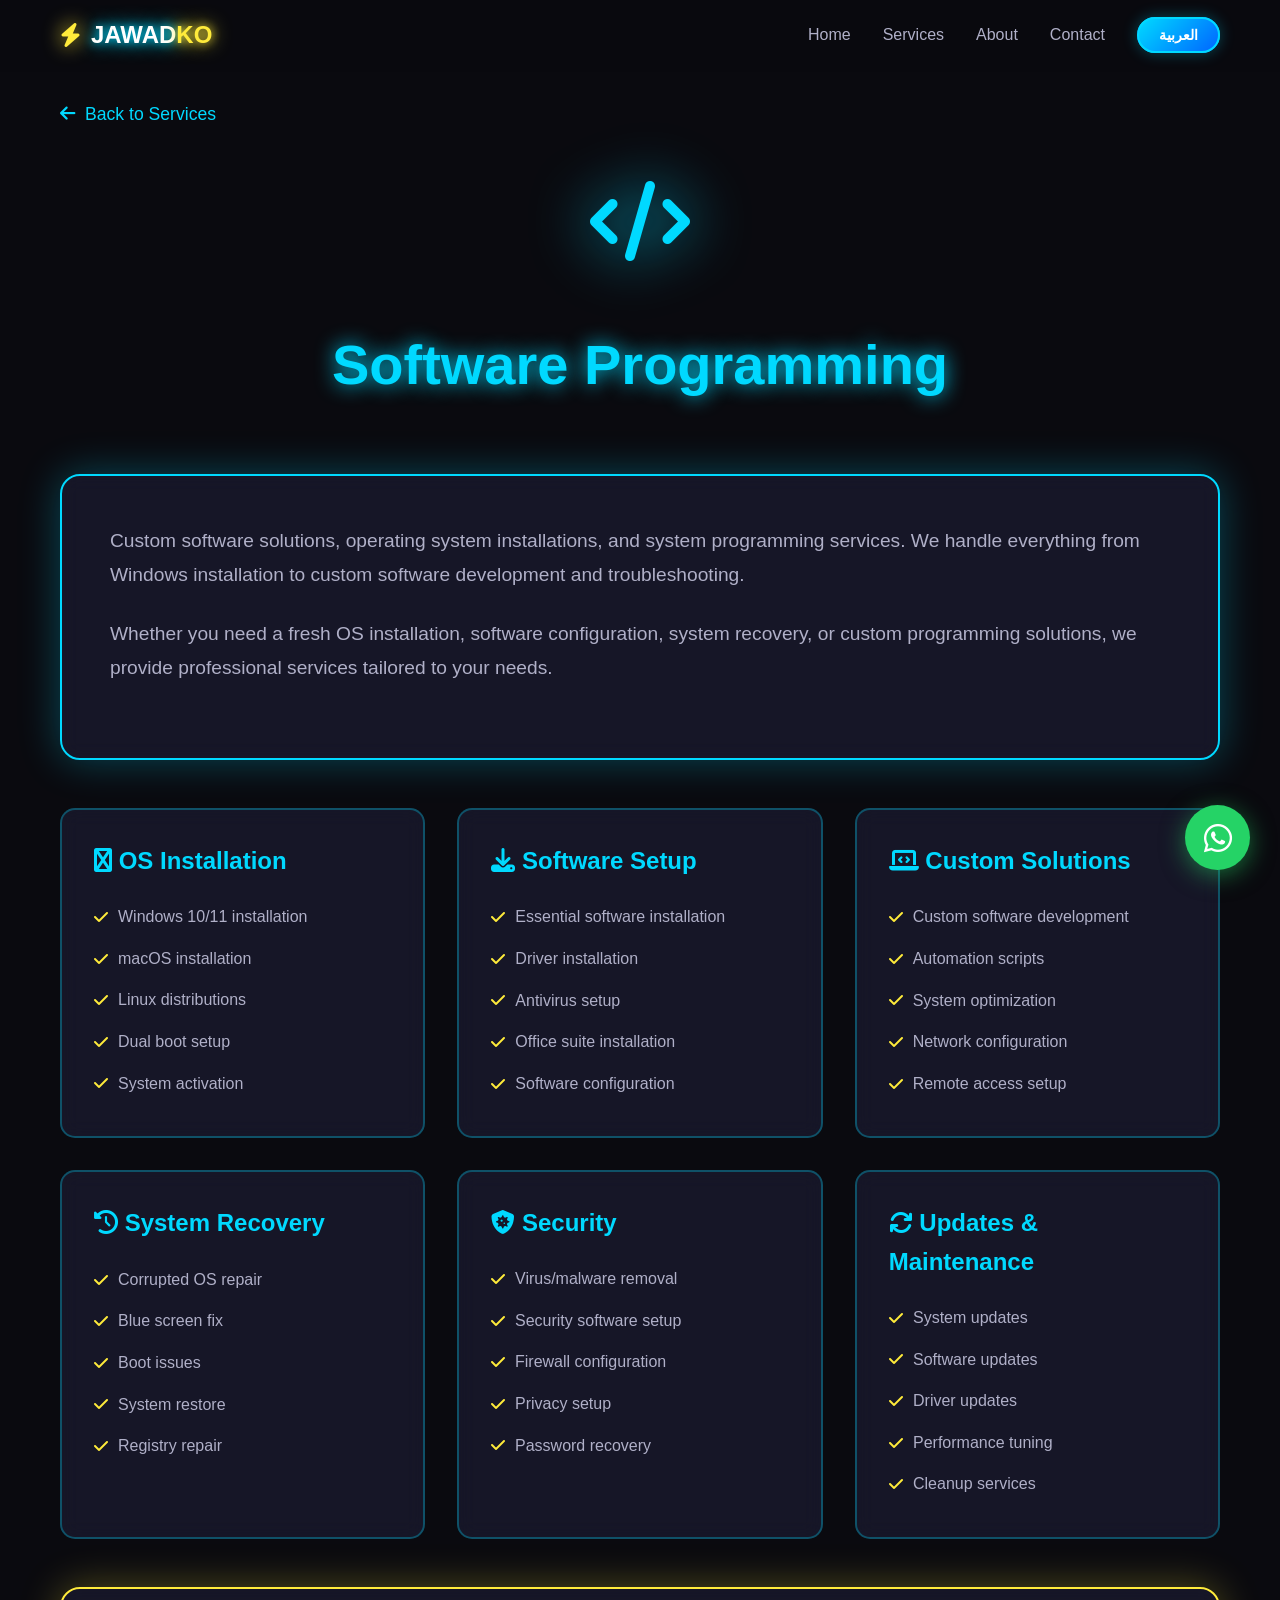
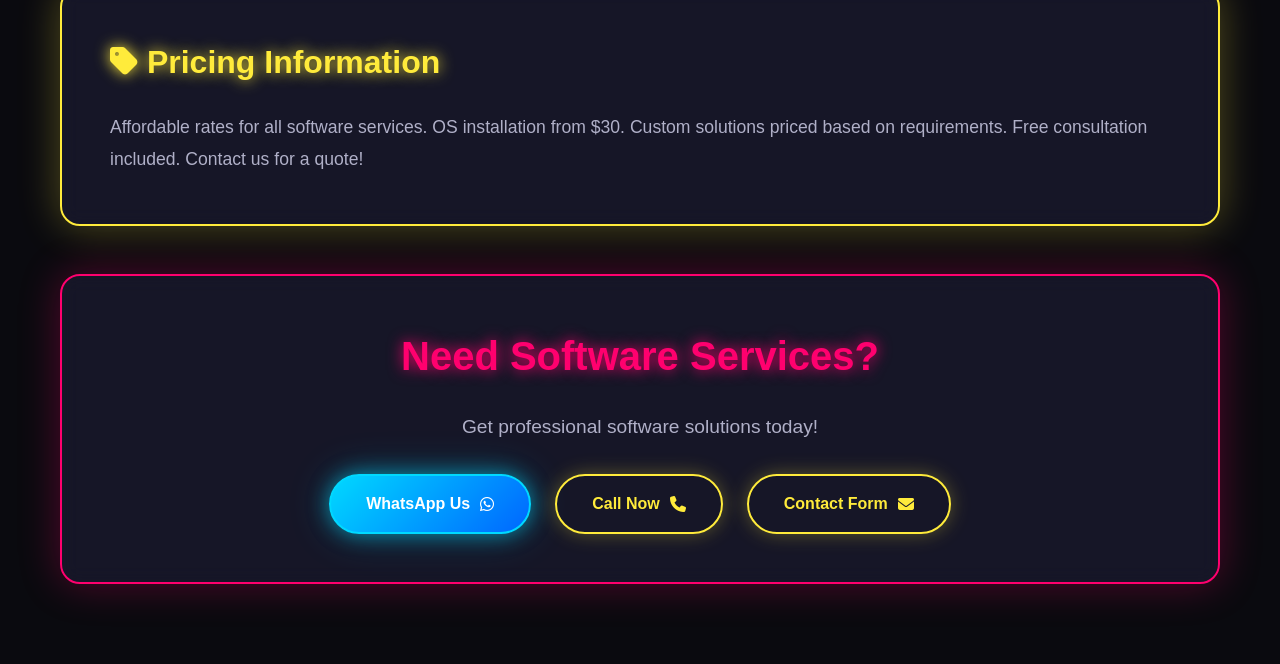
<file: service-software.html>
<!DOCTYPE html>
<html lang="en">
<head>
<meta charset="UTF-8">
<meta name="viewport" content="width=device-width, initial-scale=1.0">
<title>Software Programming - JAWADKO</title>
<link rel="icon" type="image/jpeg" href="jawad.jpg">
<link rel="shortcut icon" type="image/jpeg" href="jawad.jpg">
<link rel="stylesheet" href="styles.css">
<link rel="stylesheet" href="https://cdnjs.cloudflare.com/ajax/libs/font-awesome/6.4.0/css/all.min.css">
<style>.service-detail{min-height:100vh;padding-top:100px;padding-bottom:80px}.service-header{text-align:center;margin-bottom:4rem}.service-header h1{font-size:3.5rem;color:#00d9ff;text-shadow:0 0 20px #00d9ff;margin-bottom:1rem}.service-header .icon{font-size:5rem;color:#00d9ff;filter:drop-shadow(0 0 30px #00d9ff);margin-bottom:2rem}.service-content{max-width:1200px;margin:0 auto;padding:0 20px}.service-description{background:rgba(26,26,46,0.8);backdrop-filter:blur(10px);padding:3rem;border-radius:20px;border:2px solid #00d9ff;box-shadow:0 0 40px rgba(0,217,255,0.3);margin-bottom:3rem}.service-description p{font-size:1.2rem;line-height:1.8;color:var(--text-secondary);margin-bottom:1.5rem}.service-grid{display:grid;grid-template-columns:repeat(auto-fit,minmax(300px,1fr));gap:2rem;margin-bottom:3rem}.feature-box{background:rgba(26,26,46,0.8);backdrop-filter:blur(10px);padding:2rem;border-radius:15px;border:2px solid rgba(0,217,255,0.3);transition:all 0.3s ease}.feature-box:hover{border-color:#00d9ff;box-shadow:0 0 30px rgba(0,217,255,0.4);transform:translateY(-5px)}.feature-box h3{color:#00d9ff;font-size:1.5rem;margin-bottom:1rem}.feature-box ul{list-style:none;color:var(--text-secondary)}.feature-box li{padding:0.5rem 0;display:flex;align-items:center;gap:10px}.feature-box li i{color:#ffeb3b}.pricing-section{background:rgba(26,26,46,0.8);backdrop-filter:blur(10px);padding:3rem;border-radius:20px;border:2px solid #ffeb3b;box-shadow:0 0 40px rgba(255,235,59,0.3);margin-bottom:3rem}.pricing-section h2{color:#ffeb3b;font-size:2rem;margin-bottom:1.5rem;text-shadow:0 0 15px #ffeb3b}.cta-section{text-align:center;padding:3rem;background:rgba(26,26,46,0.8);backdrop-filter:blur(10px);border-radius:20px;border:2px solid #ff006e;box-shadow:0 0 40px rgba(255,0,110,0.3)}.cta-section h2{color:#ff006e;font-size:2.5rem;margin-bottom:1.5rem;text-shadow:0 0 15px #ff006e}.back-link{display:inline-flex;align-items:center;gap:10px;color:#00d9ff;text-decoration:none;font-size:1.1rem;margin-bottom:2rem;transition:all 0.3s ease}.back-link:hover{text-shadow:0 0 10px #00d9ff;transform:translateX(-5px)}</style>
</head>
<body>
<nav class="navbar"><div class="container"><div class="logo"><i class="fas fa-bolt"></i><span class="neon-text">JAWAD<span class="highlight">KO</span></span></div><ul class="nav-links"><li><a href="index.html" class="nav-link">Home</a></li><li><a href="index.html#services" class="nav-link">Services</a></li><li><a href="index.html#about" class="nav-link">About</a></li><li><a href="index.html#contact" class="nav-link">Contact</a></li><li><a href="index-ar.html" class="language-btn">العربية</a></li></ul><div class="burger"><div class="line1"></div><div class="line2"></div><div class="line3"></div></div></div></nav>
<section class="service-detail">
<div class="service-content">
<a href="index.html#services" class="back-link"><i class="fas fa-arrow-left"></i> Back to Services</a>
<div class="service-header"><div class="icon"><i class="fas fa-code"></i></div><h1>Software Programming</h1></div>
<div class="service-description"><p>Custom software solutions, operating system installations, and system programming services. We handle everything from Windows installation to custom software development and troubleshooting.</p><p>Whether you need a fresh OS installation, software configuration, system recovery, or custom programming solutions, we provide professional services tailored to your needs.</p></div>
<div class="service-grid">
<div class="feature-box"><h3><i class="fas fa-windows"></i> OS Installation</h3><ul><li><i class="fas fa-check"></i> Windows 10/11 installation</li><li><i class="fas fa-check"></i> macOS installation</li><li><i class="fas fa-check"></i> Linux distributions</li><li><i class="fas fa-check"></i> Dual boot setup</li><li><i class="fas fa-check"></i> System activation</li></ul></div>
<div class="feature-box"><h3><i class="fas fa-download"></i> Software Setup</h3><ul><li><i class="fas fa-check"></i> Essential software installation</li><li><i class="fas fa-check"></i> Driver installation</li><li><i class="fas fa-check"></i> Antivirus setup</li><li><i class="fas fa-check"></i> Office suite installation</li><li><i class="fas fa-check"></i> Software configuration</li></ul></div>
<div class="feature-box"><h3><i class="fas fa-laptop-code"></i> Custom Solutions</h3><ul><li><i class="fas fa-check"></i> Custom software development</li><li><i class="fas fa-check"></i> Automation scripts</li><li><i class="fas fa-check"></i> System optimization</li><li><i class="fas fa-check"></i> Network configuration</li><li><i class="fas fa-check"></i> Remote access setup</li></ul></div>
<div class="feature-box"><h3><i class="fas fa-history"></i> System Recovery</h3><ul><li><i class="fas fa-check"></i> Corrupted OS repair</li><li><i class="fas fa-check"></i> Blue screen fix</li><li><i class="fas fa-check"></i> Boot issues</li><li><i class="fas fa-check"></i> System restore</li><li><i class="fas fa-check"></i> Registry repair</li></ul></div>
<div class="feature-box"><h3><i class="fas fa-shield-virus"></i> Security</h3><ul><li><i class="fas fa-check"></i> Virus/malware removal</li><li><i class="fas fa-check"></i> Security software setup</li><li><i class="fas fa-check"></i> Firewall configuration</li><li><i class="fas fa-check"></i> Privacy setup</li><li><i class="fas fa-check"></i> Password recovery</li></ul></div>
<div class="feature-box"><h3><i class="fas fa-sync"></i> Updates & Maintenance</h3><ul><li><i class="fas fa-check"></i> System updates</li><li><i class="fas fa-check"></i> Software updates</li><li><i class="fas fa-check"></i> Driver updates</li><li><i class="fas fa-check"></i> Performance tuning</li><li><i class="fas fa-check"></i> Cleanup services</li></ul></div>
</div>
<div class="pricing-section"><h2><i class="fas fa-tag"></i> Pricing Information</h2><p style="font-size:1.1rem;color:var(--text-secondary);line-height:1.8">Affordable rates for all software services. OS installation from $30. Custom solutions priced based on requirements. Free consultation included. Contact us for a quote!</p></div>
<div class="cta-section"><h2>Need Software Services?</h2><p style="font-size:1.2rem;color:var(--text-secondary);margin-bottom:2rem">Get professional software solutions today!</p><div style="display:flex;gap:1.5rem;justify-content:center;flex-wrap:wrap"><a href="https://wa.me/96170304038" class="btn btn-primary" target="_blank"><span>WhatsApp Us</span><i class="fab fa-whatsapp"></i></a><a href="tel:+96170304038" class="btn btn-secondary"><span>Call Now</span><i class="fas fa-phone"></i></a><a href="index.html#contact" class="btn btn-secondary"><span>Contact Form</span><i class="fas fa-envelope"></i></a></div></div>
</div>
</section>
<a href="https://wa.me/96170304038" target="_blank" class="floating-whatsapp" title="Chat on WhatsApp"><i class="fab fa-whatsapp"></i></a>
<script src="script.js"></script>
</body>
</html>
</file>
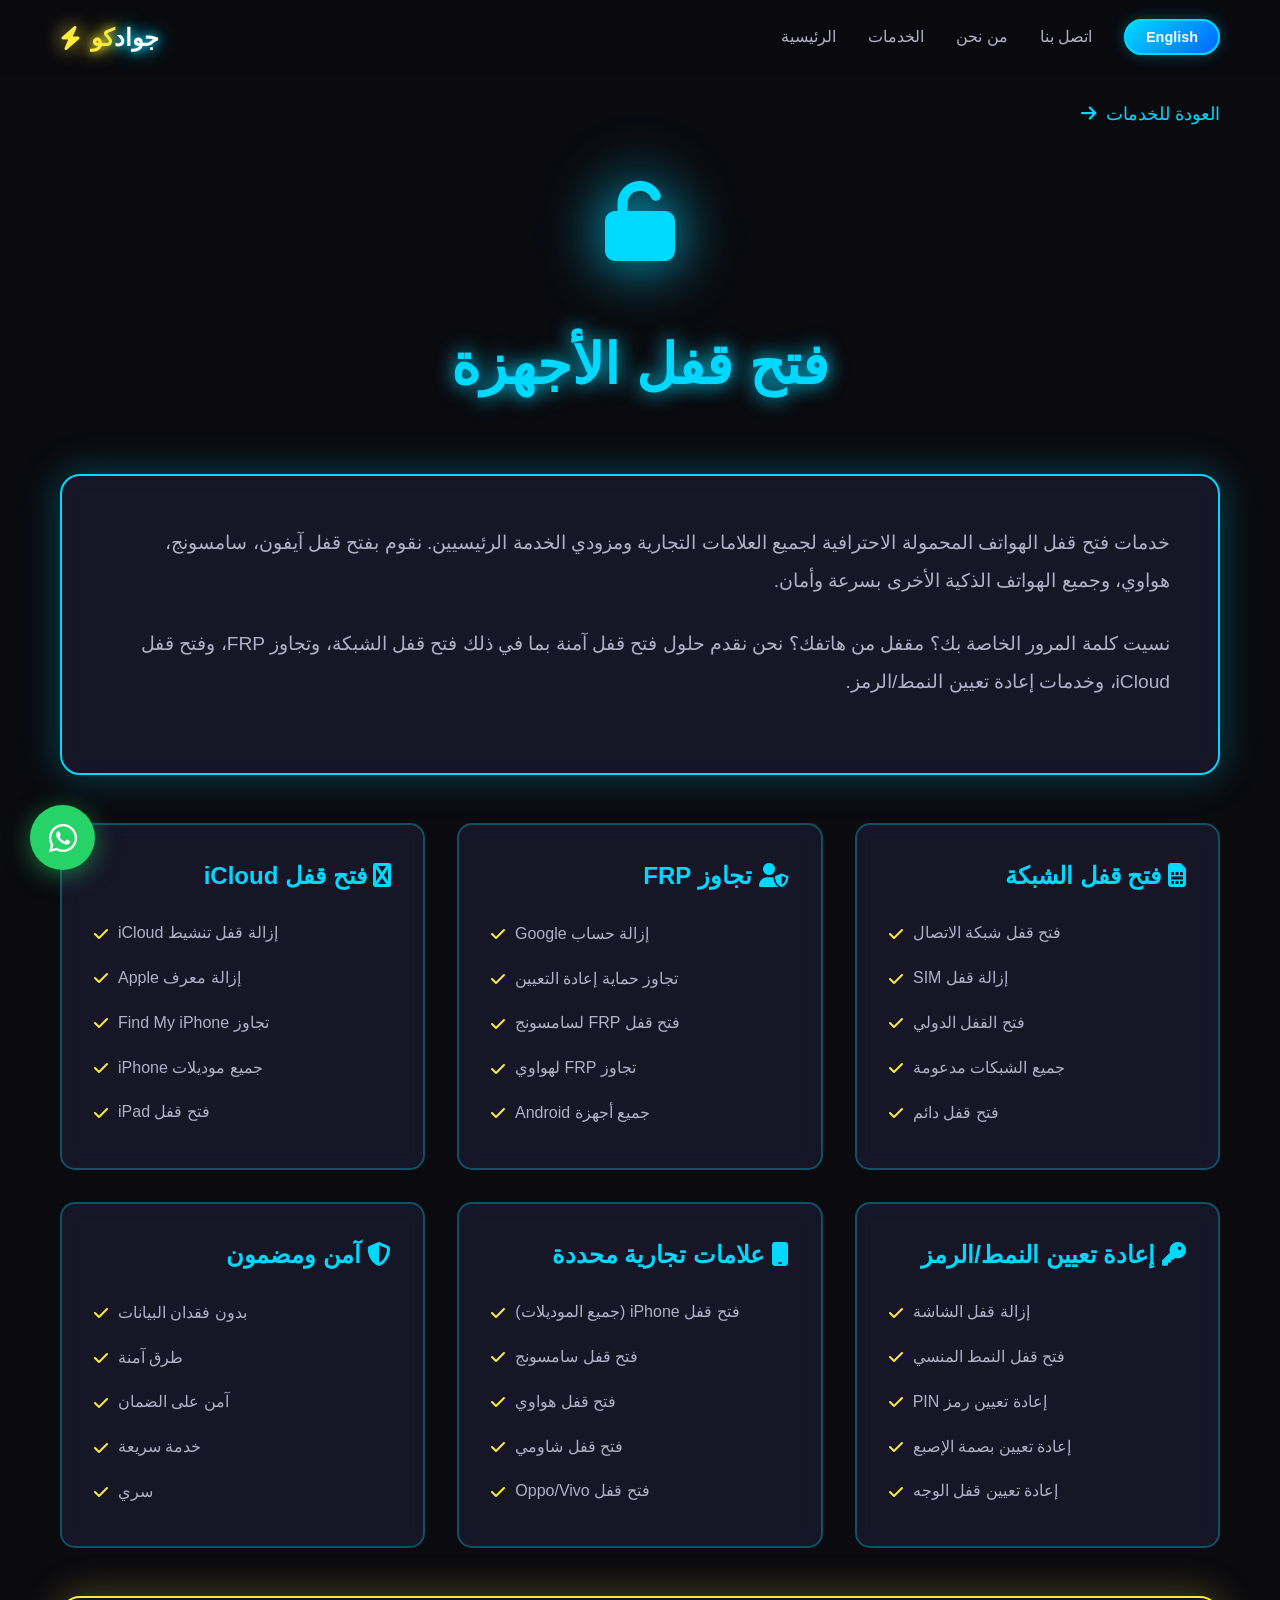
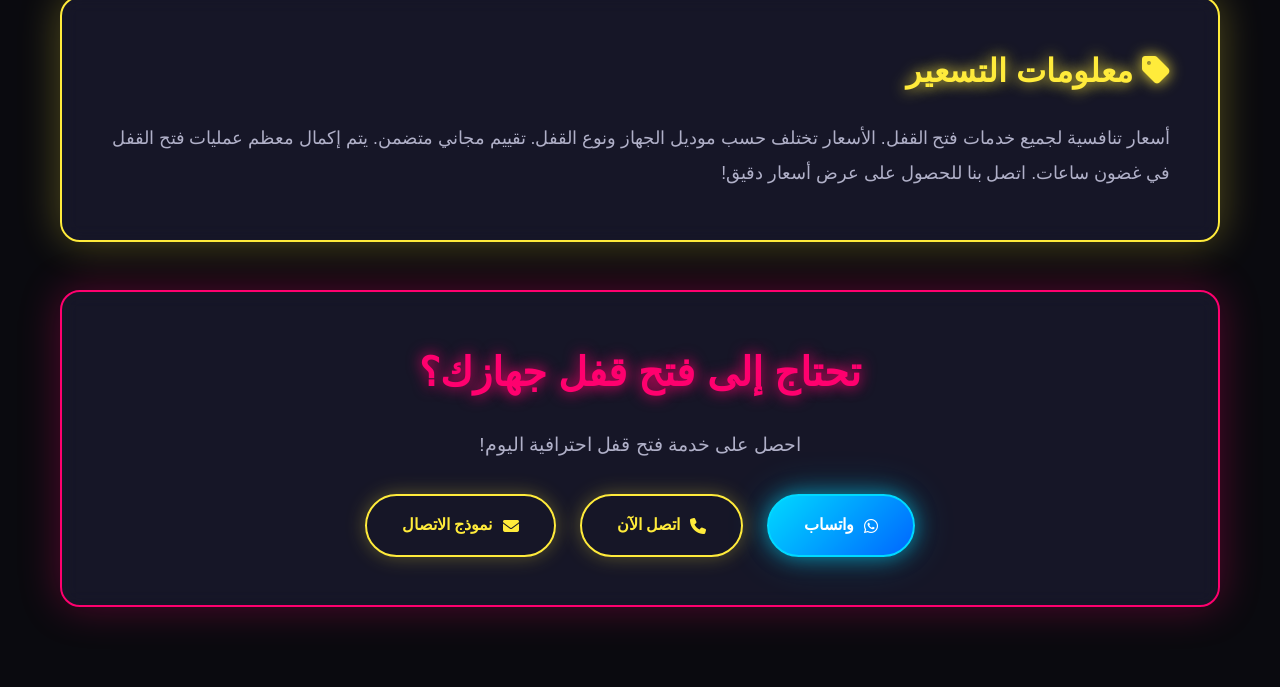
<file: service-unlock-ar.html>
<!DOCTYPE html>
<html lang="ar" dir="rtl">
<head>
<meta charset="UTF-8"><meta name="viewport" content="width=device-width, initial-scale=1.0"><title>فتح قفل الأجهزة - جوادكو</title>
<link rel="icon" type="image/jpeg" href="jawad.jpg">
<link rel="shortcut icon" type="image/jpeg" href="jawad.jpg">
<link rel="stylesheet" href="styles.css"><link rel="stylesheet" href="styles-ar.css"><link rel="stylesheet" href="https://cdnjs.cloudflare.com/ajax/libs/font-awesome/6.4.0/css/all.min.css">
<style>.service-detail{min-height:100vh;padding-top:100px;padding-bottom:80px}.service-header{text-align:center;margin-bottom:4rem}.service-header h1{font-size:3.5rem;color:#00d9ff;text-shadow:0 0 20px #00d9ff;margin-bottom:1rem}.service-header .icon{font-size:5rem;color:#00d9ff;filter:drop-shadow(0 0 30px #00d9ff);margin-bottom:2rem}.service-content{max-width:1200px;margin:0 auto;padding:0 20px}.service-description{background:rgba(26,26,46,0.8);backdrop-filter:blur(10px);padding:3rem;border-radius:20px;border:2px solid #00d9ff;box-shadow:0 0 40px rgba(0,217,255,0.3);margin-bottom:3rem}.service-description p{font-size:1.2rem;line-height:2;color:var(--text-secondary);margin-bottom:1.5rem;text-align:right}.service-grid{display:grid;grid-template-columns:repeat(auto-fit,minmax(300px,1fr));gap:2rem;margin-bottom:3rem}.feature-box{background:rgba(26,26,46,0.8);backdrop-filter:blur(10px);padding:2rem;border-radius:15px;border:2px solid rgba(0,217,255,0.3);transition:all 0.3s ease;text-align:right}.feature-box:hover{border-color:#00d9ff;box-shadow:0 0 30px rgba(0,217,255,0.4);transform:translateY(-5px)}.feature-box h3{color:#00d9ff;font-size:1.5rem;margin-bottom:1rem}.feature-box ul{list-style:none;color:var(--text-secondary)}.feature-box li{padding:0.5rem 0;display:flex;align-items:center;gap:10px;flex-direction:row-reverse}.feature-box li i{color:#ffeb3b}.pricing-section{background:rgba(26,26,46,0.8);backdrop-filter:blur(10px);padding:3rem;border-radius:20px;border:2px solid #ffeb3b;box-shadow:0 0 40px rgba(255,235,59,0.3);margin-bottom:3rem;text-align:right}.pricing-section h2{color:#ffeb3b;font-size:2rem;margin-bottom:1.5rem;text-shadow:0 0 15px #ffeb3b}.cta-section{text-align:center;padding:3rem;background:rgba(26,26,46,0.8);backdrop-filter:blur(10px);border-radius:20px;border:2px solid #ff006e;box-shadow:0 0 40px rgba(255,0,110,0.3)}.cta-section h2{color:#ff006e;font-size:2.5rem;margin-bottom:1.5rem;text-shadow:0 0 15px #ff006e}.back-link{display:inline-flex;align-items:center;gap:10px;color:#00d9ff;text-decoration:none;font-size:1.1rem;margin-bottom:2rem;transition:all 0.3s ease;flex-direction:row-reverse}.back-link:hover{text-shadow:0 0 10px #00d9ff;transform:translateX(5px)}</style>
</head>
<body>
<nav class="navbar"><div class="container"><div class="logo"><i class="fas fa-bolt"></i><span class="neon-text">جواد<span class="highlight">كو</span></span></div><ul class="nav-links"><li><a href="index-ar.html" class="nav-link">الرئيسية</a></li><li><a href="index-ar.html#services" class="nav-link">الخدمات</a></li><li><a href="index-ar.html#about" class="nav-link">من نحن</a></li><li><a href="index-ar.html#contact" class="nav-link">اتصل بنا</a></li><li><a href="index.html" class="language-btn">English</a></li></ul><div class="burger"><div class="line1"></div><div class="line2"></div><div class="line3"></div></div></div></nav>
<section class="service-detail"><div class="service-content"><a href="index-ar.html#services" class="back-link"><i class="fas fa-arrow-right"></i> العودة للخدمات</a>
<div class="service-header"><div class="icon"><i class="fas fa-unlock"></i></div><h1>فتح قفل الأجهزة</h1></div>
<div class="service-description"><p>خدمات فتح قفل الهواتف المحمولة الاحترافية لجميع العلامات التجارية ومزودي الخدمة الرئيسيين. نقوم بفتح قفل آيفون، سامسونج، هواوي، وجميع الهواتف الذكية الأخرى بسرعة وأمان.</p><p>نسيت كلمة المرور الخاصة بك؟ مقفل من هاتفك؟ نحن نقدم حلول فتح قفل آمنة بما في ذلك فتح قفل الشبكة، وتجاوز FRP، وفتح قفل iCloud، وخدمات إعادة تعيين النمط/الرمز.</p></div>
<div class="service-grid">
<div class="feature-box"><h3><i class="fas fa-sim-card"></i> فتح قفل الشبكة</h3><ul><li><i class="fas fa-check"></i> فتح قفل شبكة الاتصال</li><li><i class="fas fa-check"></i> إزالة قفل SIM</li><li><i class="fas fa-check"></i> فتح القفل الدولي</li><li><i class="fas fa-check"></i> جميع الشبكات مدعومة</li><li><i class="fas fa-check"></i> فتح قفل دائم</li></ul></div>
<div class="feature-box"><h3><i class="fas fa-user-shield"></i> تجاوز FRP</h3><ul><li><i class="fas fa-check"></i> إزالة حساب Google</li><li><i class="fas fa-check"></i> تجاوز حماية إعادة التعيين</li><li><i class="fas fa-check"></i> فتح قفل FRP لسامسونج</li><li><i class="fas fa-check"></i> تجاوز FRP لهواوي</li><li><i class="fas fa-check"></i> جميع أجهزة Android</li></ul></div>
<div class="feature-box"><h3><i class="fas fa-apple"></i> فتح قفل iCloud</h3><ul><li><i class="fas fa-check"></i> إزالة قفل تنشيط iCloud</li><li><i class="fas fa-check"></i> إزالة معرف Apple</li><li><i class="fas fa-check"></i> تجاوز Find My iPhone</li><li><i class="fas fa-check"></i> جميع موديلات iPhone</li><li><i class="fas fa-check"></i> فتح قفل iPad</li></ul></div>
<div class="feature-box"><h3><i class="fas fa-key"></i> إعادة تعيين النمط/الرمز</h3><ul><li><i class="fas fa-check"></i> إزالة قفل الشاشة</li><li><i class="fas fa-check"></i> فتح قفل النمط المنسي</li><li><i class="fas fa-check"></i> إعادة تعيين رمز PIN</li><li><i class="fas fa-check"></i> إعادة تعيين بصمة الإصبع</li><li><i class="fas fa-check"></i> إعادة تعيين قفل الوجه</li></ul></div>
<div class="feature-box"><h3><i class="fas fa-mobile"></i> علامات تجارية محددة</h3><ul><li><i class="fas fa-check"></i> فتح قفل iPhone (جميع الموديلات)</li><li><i class="fas fa-check"></i> فتح قفل سامسونج</li><li><i class="fas fa-check"></i> فتح قفل هواوي</li><li><i class="fas fa-check"></i> فتح قفل شاومي</li><li><i class="fas fa-check"></i> فتح قفل Oppo/Vivo</li></ul></div>
<div class="feature-box"><h3><i class="fas fa-shield-alt"></i> آمن ومضمون</h3><ul><li><i class="fas fa-check"></i> بدون فقدان البيانات</li><li><i class="fas fa-check"></i> طرق آمنة</li><li><i class="fas fa-check"></i> آمن على الضمان</li><li><i class="fas fa-check"></i> خدمة سريعة</li><li><i class="fas fa-check"></i> سري</li></ul></div>
</div>
<div class="pricing-section"><h2><i class="fas fa-tag"></i> معلومات التسعير</h2><p style="font-size:1.1rem;color:var(--text-secondary);line-height:2">أسعار تنافسية لجميع خدمات فتح القفل. الأسعار تختلف حسب موديل الجهاز ونوع القفل. تقييم مجاني متضمن. يتم إكمال معظم عمليات فتح القفل في غضون ساعات. اتصل بنا للحصول على عرض أسعار دقيق!</p></div>
<div class="cta-section"><h2>تحتاج إلى فتح قفل جهازك؟</h2><p style="font-size:1.2rem;color:var(--text-secondary);margin-bottom:2rem">احصل على خدمة فتح قفل احترافية اليوم!</p><div style="display:flex;gap:1.5rem;justify-content:center;flex-wrap:wrap"><a href="https://wa.me/96170304038" class="btn btn-primary" target="_blank"><span>واتساب</span><i class="fab fa-whatsapp"></i></a><a href="tel:+96170304038" class="btn btn-secondary"><span>اتصل الآن</span><i class="fas fa-phone"></i></a><a href="index-ar.html#contact" class="btn btn-secondary"><span>نموذج الاتصال</span><i class="fas fa-envelope"></i></a></div></div>
</div></section>
<a href="https://wa.me/96170304038" target="_blank" class="floating-whatsapp" title="دردش على واتساب"><i class="fab fa-whatsapp"></i></a>
<script src="script.js"></script>
</body>
</html>
</file>
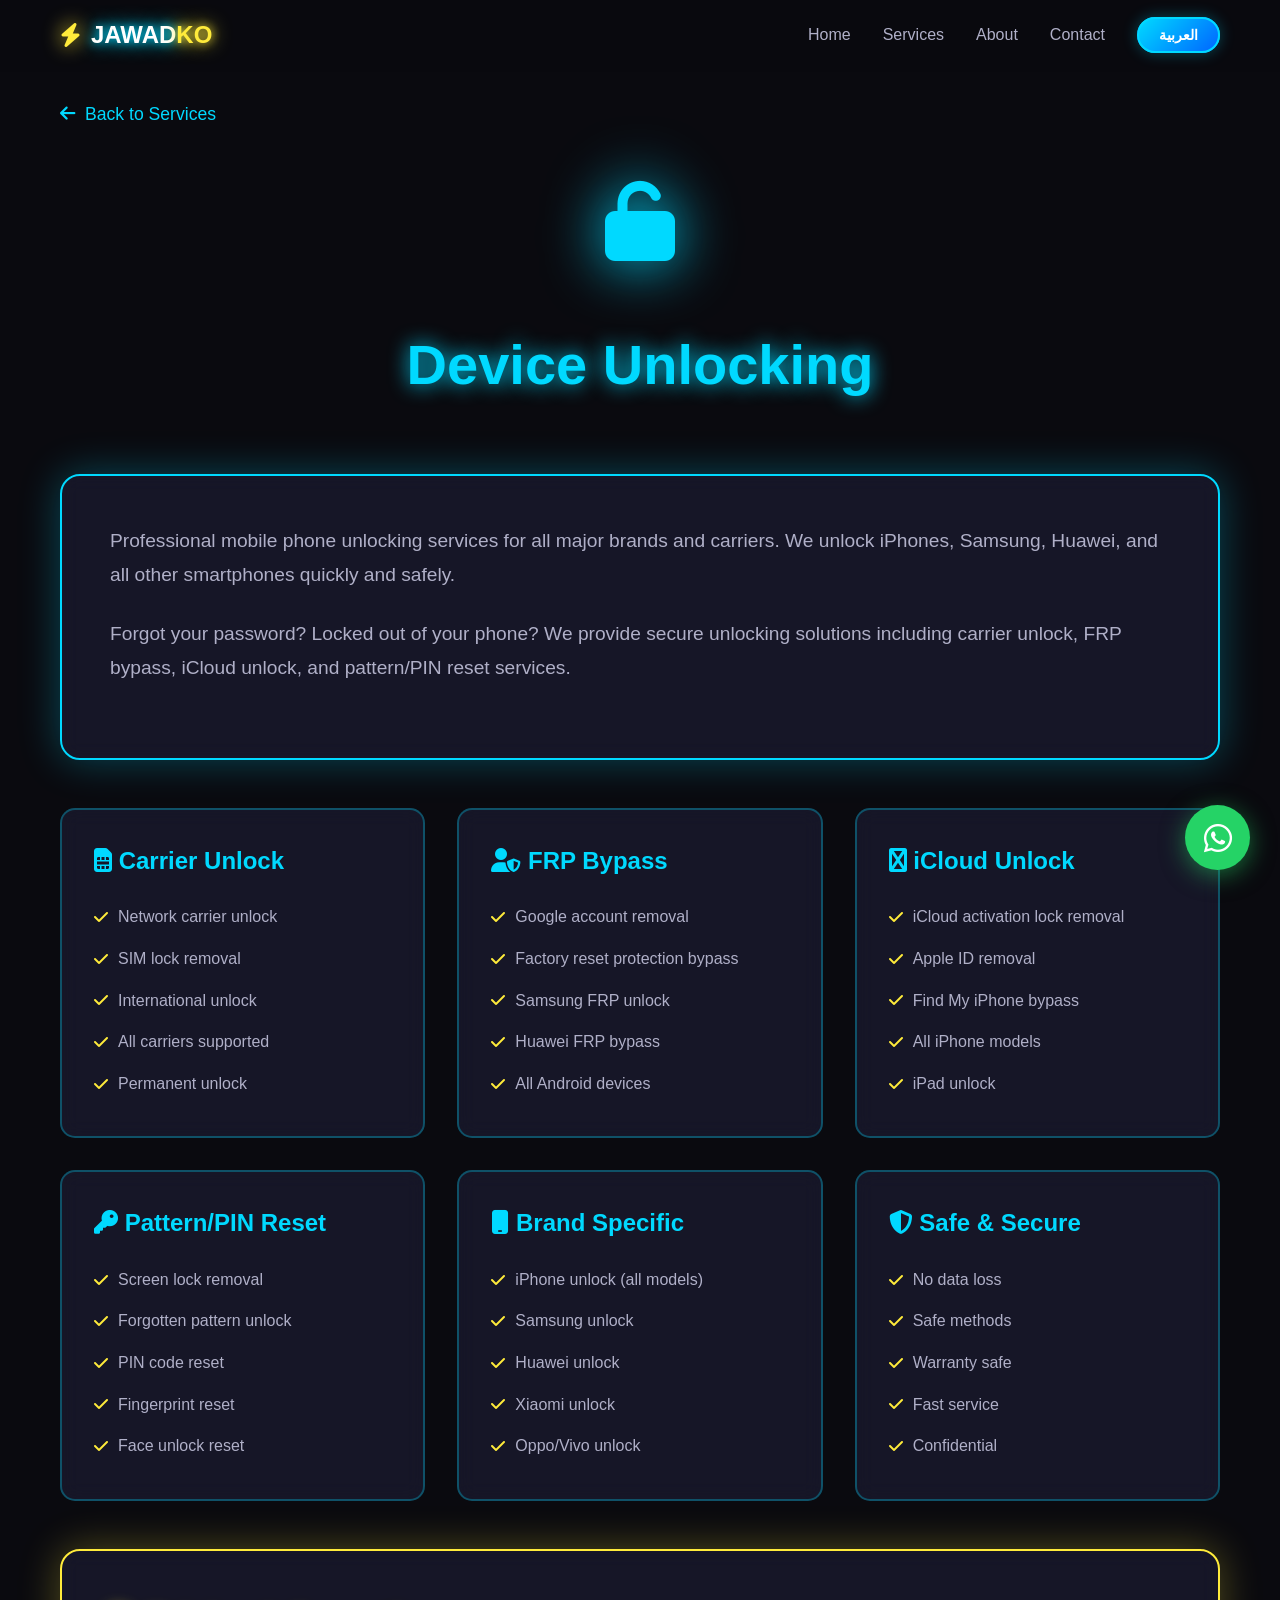
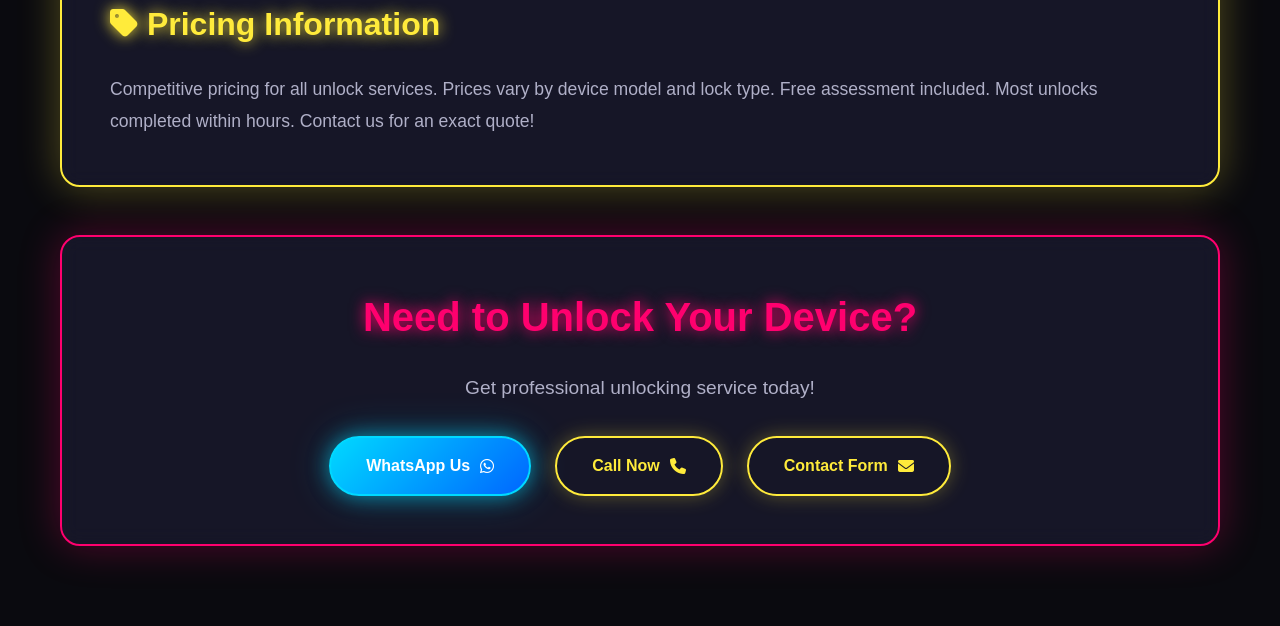
<file: service-unlock.html>
<!DOCTYPE html>
<html lang="en">
<head>
<meta charset="UTF-8"><meta name="viewport" content="width=device-width, initial-scale=1.0"><title>Device Unlocking - JAWADKO</title>
<link rel="icon" type="image/jpeg" href="jawad.jpg">
<link rel="shortcut icon" type="image/jpeg" href="jawad.jpg">
<link rel="stylesheet" href="styles.css"><link rel="stylesheet" href="https://cdnjs.cloudflare.com/ajax/libs/font-awesome/6.4.0/css/all.min.css">
<style>.service-detail{min-height:100vh;padding-top:100px;padding-bottom:80px}.service-header{text-align:center;margin-bottom:4rem}.service-header h1{font-size:3.5rem;color:#00d9ff;text-shadow:0 0 20px #00d9ff;margin-bottom:1rem}.service-header .icon{font-size:5rem;color:#00d9ff;filter:drop-shadow(0 0 30px #00d9ff);margin-bottom:2rem}.service-content{max-width:1200px;margin:0 auto;padding:0 20px}.service-description{background:rgba(26,26,46,0.8);backdrop-filter:blur(10px);padding:3rem;border-radius:20px;border:2px solid #00d9ff;box-shadow:0 0 40px rgba(0,217,255,0.3);margin-bottom:3rem}.service-description p{font-size:1.2rem;line-height:1.8;color:var(--text-secondary);margin-bottom:1.5rem}.service-grid{display:grid;grid-template-columns:repeat(auto-fit,minmax(300px,1fr));gap:2rem;margin-bottom:3rem}.feature-box{background:rgba(26,26,46,0.8);backdrop-filter:blur(10px);padding:2rem;border-radius:15px;border:2px solid rgba(0,217,255,0.3);transition:all 0.3s ease}.feature-box:hover{border-color:#00d9ff;box-shadow:0 0 30px rgba(0,217,255,0.4);transform:translateY(-5px)}.feature-box h3{color:#00d9ff;font-size:1.5rem;margin-bottom:1rem}.feature-box ul{list-style:none;color:var(--text-secondary)}.feature-box li{padding:0.5rem 0;display:flex;align-items:center;gap:10px}.feature-box li i{color:#ffeb3b}.pricing-section{background:rgba(26,26,46,0.8);backdrop-filter:blur(10px);padding:3rem;border-radius:20px;border:2px solid #ffeb3b;box-shadow:0 0 40px rgba(255,235,59,0.3);margin-bottom:3rem}.pricing-section h2{color:#ffeb3b;font-size:2rem;margin-bottom:1.5rem;text-shadow:0 0 15px #ffeb3b}.cta-section{text-align:center;padding:3rem;background:rgba(26,26,46,0.8);backdrop-filter:blur(10px);border-radius:20px;border:2px solid #ff006e;box-shadow:0 0 40px rgba(255,0,110,0.3)}.cta-section h2{color:#ff006e;font-size:2.5rem;margin-bottom:1.5rem;text-shadow:0 0 15px #ff006e}.back-link{display:inline-flex;align-items:center;gap:10px;color:#00d9ff;text-decoration:none;font-size:1.1rem;margin-bottom:2rem;transition:all 0.3s ease}.back-link:hover{text-shadow:0 0 10px #00d9ff;transform:translateX(-5px)}</style>
</head>
<body>
<nav class="navbar"><div class="container"><div class="logo"><i class="fas fa-bolt"></i><span class="neon-text">JAWAD<span class="highlight">KO</span></span></div><ul class="nav-links"><li><a href="index.html" class="nav-link">Home</a></li><li><a href="index.html#services" class="nav-link">Services</a></li><li><a href="index.html#about" class="nav-link">About</a></li><li><a href="index.html#contact" class="nav-link">Contact</a></li><li><a href="index-ar.html" class="language-btn">العربية</a></li></ul><div class="burger"><div class="line1"></div><div class="line2"></div><div class="line3"></div></div></div></nav>
<section class="service-detail"><div class="service-content"><a href="index.html#services" class="back-link"><i class="fas fa-arrow-left"></i> Back to Services</a>
<div class="service-header"><div class="icon"><i class="fas fa-unlock"></i></div><h1>Device Unlocking</h1></div>
<div class="service-description"><p>Professional mobile phone unlocking services for all major brands and carriers. We unlock iPhones, Samsung, Huawei, and all other smartphones quickly and safely.</p><p>Forgot your password? Locked out of your phone? We provide secure unlocking solutions including carrier unlock, FRP bypass, iCloud unlock, and pattern/PIN reset services.</p></div>
<div class="service-grid">
<div class="feature-box"><h3><i class="fas fa-sim-card"></i> Carrier Unlock</h3><ul><li><i class="fas fa-check"></i> Network carrier unlock</li><li><i class="fas fa-check"></i> SIM lock removal</li><li><i class="fas fa-check"></i> International unlock</li><li><i class="fas fa-check"></i> All carriers supported</li><li><i class="fas fa-check"></i> Permanent unlock</li></ul></div>
<div class="feature-box"><h3><i class="fas fa-user-shield"></i> FRP Bypass</h3><ul><li><i class="fas fa-check"></i> Google account removal</li><li><i class="fas fa-check"></i> Factory reset protection bypass</li><li><i class="fas fa-check"></i> Samsung FRP unlock</li><li><i class="fas fa-check"></i> Huawei FRP bypass</li><li><i class="fas fa-check"></i> All Android devices</li></ul></div>
<div class="feature-box"><h3><i class="fas fa-apple"></i> iCloud Unlock</h3><ul><li><i class="fas fa-check"></i> iCloud activation lock removal</li><li><i class="fas fa-check"></i> Apple ID removal</li><li><i class="fas fa-check"></i> Find My iPhone bypass</li><li><i class="fas fa-check"></i> All iPhone models</li><li><i class="fas fa-check"></i> iPad unlock</li></ul></div>
<div class="feature-box"><h3><i class="fas fa-key"></i> Pattern/PIN Reset</h3><ul><li><i class="fas fa-check"></i> Screen lock removal</li><li><i class="fas fa-check"></i> Forgotten pattern unlock</li><li><i class="fas fa-check"></i> PIN code reset</li><li><i class="fas fa-check"></i> Fingerprint reset</li><li><i class="fas fa-check"></i> Face unlock reset</li></ul></div>
<div class="feature-box"><h3><i class="fas fa-mobile"></i> Brand Specific</h3><ul><li><i class="fas fa-check"></i> iPhone unlock (all models)</li><li><i class="fas fa-check"></i> Samsung unlock</li><li><i class="fas fa-check"></i> Huawei unlock</li><li><i class="fas fa-check"></i> Xiaomi unlock</li><li><i class="fas fa-check"></i> Oppo/Vivo unlock</li></ul></div>
<div class="feature-box"><h3><i class="fas fa-shield-alt"></i> Safe & Secure</h3><ul><li><i class="fas fa-check"></i> No data loss</li><li><i class="fas fa-check"></i> Safe methods</li><li><i class="fas fa-check"></i> Warranty safe</li><li><i class="fas fa-check"></i> Fast service</li><li><i class="fas fa-check"></i> Confidential</li></ul></div>
</div>
<div class="pricing-section"><h2><i class="fas fa-tag"></i> Pricing Information</h2><p style="font-size:1.1rem;color:var(--text-secondary);line-height:1.8">Competitive pricing for all unlock services. Prices vary by device model and lock type. Free assessment included. Most unlocks completed within hours. Contact us for an exact quote!</p></div>
<div class="cta-section"><h2>Need to Unlock Your Device?</h2><p style="font-size:1.2rem;color:var(--text-secondary);margin-bottom:2rem">Get professional unlocking service today!</p><div style="display:flex;gap:1.5rem;justify-content:center;flex-wrap:wrap"><a href="https://wa.me/96170304038" class="btn btn-primary" target="_blank"><span>WhatsApp Us</span><i class="fab fa-whatsapp"></i></a><a href="tel:+96170304038" class="btn btn-secondary"><span>Call Now</span><i class="fas fa-phone"></i></a><a href="index.html#contact" class="btn btn-secondary"><span>Contact Form</span><i class="fas fa-envelope"></i></a></div></div>
</div></section>
<a href="https://wa.me/96170304038" target="_blank" class="floating-whatsapp" title="Chat on WhatsApp"><i class="fab fa-whatsapp"></i></a>
<script src="script.js"></script>
</body>
</html>
</file>
<file: styles.css>
/* ==================== RESET & VARIABLES ==================== */
* {
    margin: 0;
    padding: 0;
    box-sizing: border-box;
}

:root {
    /* Neon Colors */
    --neon-blue: #00d9ff;
    --neon-yellow: #ffeb3b;
    --neon-red: #ff006e;
    --neon-pink: #ff006e;
    --electric-blue: #0066ff;
    --bright-yellow: #ffd900;
    
    /* Background Colors */
    --bg-dark: #0a0a0f;
    --bg-darker: #050508;
    --bg-card: #1a1a2e;
    --bg-card-hover: #252542;
    
    /* Text Colors */
    --text-primary: #ffffff;
    --text-secondary: #b0b0c8;
    
    /* Gradients */
    --gradient-primary: linear-gradient(135deg, var(--neon-blue), var(--electric-blue));
    --gradient-secondary: linear-gradient(135deg, var(--neon-yellow), var(--bright-yellow));
    --gradient-danger: linear-gradient(135deg, var(--neon-red), #d90036);
    
    /* Shadows */
    --shadow-blue: 0 0 20px rgba(0, 217, 255, 0.5), 0 0 40px rgba(0, 217, 255, 0.3);
    --shadow-yellow: 0 0 20px rgba(255, 235, 59, 0.5), 0 0 40px rgba(255, 235, 59, 0.3);
    --shadow-red: 0 0 20px rgba(255, 0, 110, 0.5), 0 0 40px rgba(255, 0, 110, 0.3);
}

html {
    scroll-behavior: smooth;
}

body {
    font-family: 'Segoe UI', Tahoma, Geneva, Verdana, sans-serif;
    background: var(--bg-dark);
    color: var(--text-primary);
    overflow-x: hidden;
    line-height: 1.6;
}

.container {
    max-width: 1200px;
    margin: 0 auto;
    padding: 0 20px;
}

/* ==================== NAVIGATION ==================== */
.navbar {
    position: fixed;
    top: 0;
    width: 100%;
    background: rgba(10, 10, 15, 0.95);
    backdrop-filter: blur(10px);
    z-index: 1000;
    padding: 1rem 0;
    border-bottom: 2px solid transparent;
    transition: all 0.3s ease;
}

.navbar.scrolled {
    border-bottom: 2px solid var(--neon-blue);
    box-shadow: 0 5px 30px rgba(0, 217, 255, 0.3);
}

.navbar .container {
    display: flex;
    justify-content: space-between;
    align-items: center;
}

.logo {
    display: flex;
    align-items: center;
    gap: 10px;
    font-size: 1.5rem;
    font-weight: bold;
}

.logo i {
    color: var(--neon-yellow);
    filter: drop-shadow(0 0 10px var(--neon-yellow));
    animation: rotate 3s linear infinite;
}

@keyframes rotate {
    0%, 100% { transform: rotate(0deg); }
    25% { transform: rotate(-15deg); }
    75% { transform: rotate(15deg); }
}

.neon-text {
    color: var(--text-primary);
    text-shadow: 0 0 10px var(--neon-blue), 0 0 20px var(--neon-blue);
}

.highlight {
    color: var(--neon-yellow);
    text-shadow: 0 0 10px var(--neon-yellow), 0 0 20px var(--neon-yellow);
}

.nav-links {
    display: flex;
    list-style: none;
    gap: 2rem;
}

.nav-link {
    color: var(--text-secondary);
    text-decoration: none;
    font-weight: 500;
    position: relative;
    transition: all 0.3s ease;
    padding: 5px 0;
}

.nav-link::after {
    content: '';
    position: absolute;
    bottom: 0;
    left: 50%;
    transform: translateX(-50%);
    width: 0;
    height: 2px;
    background: var(--gradient-primary);
    transition: width 0.3s ease;
}

.nav-link:hover,
.nav-link.active {
    color: var(--neon-blue);
    text-shadow: 0 0 10px var(--neon-blue);
}

.nav-link:hover::after,
.nav-link.active::after {
    width: 100%;
}

.language-btn {
    color: var(--text-primary);
    text-decoration: none;
    font-weight: 600;
    padding: 8px 20px;
    border-radius: 25px;
    background: var(--gradient-primary);
    border: 2px solid var(--neon-blue);
    box-shadow: 0 0 15px rgba(0, 217, 255, 0.3);
    transition: all 0.3s ease;
    font-size: 0.9rem;
}

.language-btn:hover {
    transform: translateY(-2px);
    box-shadow: 0 0 25px rgba(0, 217, 255, 0.6);
}

.burger {
    display: none;
    flex-direction: column;
    cursor: pointer;
    gap: 5px;
}

.burger div {
    width: 25px;
    height: 3px;
    background: var(--neon-blue);
    border-radius: 5px;
    transition: all 0.3s ease;
    box-shadow: 0 0 10px var(--neon-blue);
}

/* ==================== HERO SECTION ==================== */
.hero {
    min-height: 100vh;
    display: flex;
    align-items: center;
    justify-content: center;
    position: relative;
    padding-top: 80px;
    overflow: hidden;
}

.hero-bg {
    position: absolute;
    top: 0;
    left: 0;
    width: 100%;
    height: 100%;
    background: 
        radial-gradient(circle at 20% 50%, rgba(0, 217, 255, 0.1) 0%, transparent 50%),
        radial-gradient(circle at 80% 20%, rgba(255, 0, 110, 0.1) 0%, transparent 50%),
        radial-gradient(circle at 50% 80%, rgba(255, 235, 59, 0.1) 0%, transparent 50%);
    animation: bgPulse 10s ease-in-out infinite;
}

@keyframes bgPulse {
    0%, 100% { opacity: 0.5; }
    50% { opacity: 1; }
}

.hero-content {
    display: grid;
    grid-template-columns: 1fr 1fr;
    gap: 4rem;
    align-items: center;
    z-index: 1;
}

.hero-text h1 {
    font-size: 4rem;
    font-weight: 900;
    line-height: 1.1;
    margin-bottom: 1rem;
}

.glitch {
    position: relative;
    color: var(--text-primary);
    text-shadow: 
        0 0 10px var(--neon-blue),
        0 0 20px var(--neon-blue),
        0 0 40px var(--neon-blue);
    animation: glitch 3s infinite;
}

@keyframes glitch {
    0%, 90%, 100% {
        transform: translate(0);
    }
    92% {
        transform: translate(-2px, 2px);
    }
    94% {
        transform: translate(2px, -2px);
    }
    96% {
        transform: translate(-2px, -2px);
    }
    98% {
        transform: translate(2px, 2px);
    }
}

.glitch::before,
.glitch::after {
    content: attr(data-text);
    position: absolute;
    top: 0;
    left: 0;
    width: 100%;
    height: 100%;
    opacity: 0.8;
}

.glitch::before {
    color: var(--neon-red);
    animation: glitchBefore 3s infinite;
    clip-path: polygon(0 0, 100% 0, 100% 45%, 0 45%);
}

.glitch::after {
    color: var(--neon-yellow);
    animation: glitchAfter 3s infinite;
    clip-path: polygon(0 55%, 100% 55%, 100% 100%, 0 100%);
}

@keyframes glitchBefore {
    0%, 90%, 100% { transform: translate(0); }
    92% { transform: translate(-3px, 0); }
    94% { transform: translate(3px, 0); }
}

@keyframes glitchAfter {
    0%, 90%, 100% { transform: translate(0); }
    92% { transform: translate(3px, 0); }
    94% { transform: translate(-3px, 0); }
}

.hero-description {
    font-size: 1.2rem;
    color: var(--text-secondary);
    margin-bottom: 2rem;
    line-height: 1.8;
}

.hero-buttons {
    display: flex;
    gap: 1.5rem;
    margin-bottom: 3rem;
}

.btn {
    display: inline-flex;
    align-items: center;
    gap: 10px;
    padding: 15px 35px;
    border-radius: 50px;
    text-decoration: none;
    font-weight: 600;
    font-size: 1rem;
    transition: all 0.3s ease;
    position: relative;
    overflow: hidden;
    border: 2px solid;
}

.btn::before {
    content: '';
    position: absolute;
    top: 50%;
    left: 50%;
    width: 0;
    height: 0;
    border-radius: 50%;
    background: rgba(255, 255, 255, 0.1);
    transform: translate(-50%, -50%);
    transition: width 0.6s, height 0.6s;
}

.btn:hover::before {
    width: 400px;
    height: 400px;
}

.btn-primary {
    background: var(--gradient-primary);
    border-color: var(--neon-blue);
    color: var(--text-primary);
    box-shadow: var(--shadow-blue);
}

.btn-primary:hover {
    transform: translateY(-3px);
    box-shadow: 0 0 30px rgba(0, 217, 255, 0.8), 0 10px 20px rgba(0, 0, 0, 0.3);
}

.btn-secondary {
    background: transparent;
    border-color: var(--neon-yellow);
    color: var(--neon-yellow);
    box-shadow: 0 0 20px rgba(255, 235, 59, 0.3);
}

.btn-secondary:hover {
    background: var(--gradient-secondary);
    color: var(--bg-dark);
    transform: translateY(-3px);
    box-shadow: var(--shadow-yellow);
}

.stats {
    display: flex;
    gap: 3rem;
    padding: 2rem 0;
}

.stat-item {
    text-align: center;
}

.stat-item h3 {
    font-size: 3rem;
    background: var(--gradient-primary);
    -webkit-background-clip: text;
    -webkit-text-fill-color: transparent;
    background-clip: text;
    font-weight: 900;
}

.stat-item p {
    color: var(--text-secondary);
    margin-top: 0.5rem;
}

.hero-image {
    position: relative;
    height: 500px;
    display: flex;
    align-items: center;
    justify-content: center;
}

.floating-icon {
    position: absolute;
    font-size: 3rem;
    color: var(--text-primary);
    animation: float 3s ease-in-out infinite;
    border-radius: 20px;
    padding: 20px;
    backdrop-filter: blur(10px);
}

.floating-icon i {
    filter: drop-shadow(0 0 20px currentColor);
}

.icon-1 {
    top: 10%;
    left: 10%;
    color: var(--neon-blue);
    animation-delay: 0s;
}

.icon-2 {
    top: 20%;
    right: 10%;
    color: var(--neon-yellow);
    animation-delay: 0.5s;
}

.icon-3 {
    bottom: 30%;
    left: 5%;
    color: var(--neon-red);
    animation-delay: 1s;
}

.icon-4 {
    bottom: 10%;
    right: 15%;
    color: var(--neon-blue);
    animation-delay: 1.5s;
}

.icon-5 {
    top: 50%;
    left: 50%;
    transform: translate(-50%, -50%);
    color: var(--neon-yellow);
    animation-delay: 2s;
    font-size: 4rem;
}

.icon-6 {
    top: 60%;
    right: 30%;
    color: var(--neon-red);
    animation-delay: 2.5s;
}

@keyframes float {
    0%, 100% {
        transform: translateY(0) rotate(0deg);
    }
    50% {
        transform: translateY(-20px) rotate(5deg);
    }
}

.scroll-indicator {
    position: absolute;
    bottom: 30px;
    left: 50%;
    transform: translateX(-50%);
}

.mouse {
    width: 25px;
    height: 40px;
    border: 2px solid var(--neon-blue);
    border-radius: 20px;
    position: relative;
    box-shadow: 0 0 10px var(--neon-blue);
}

.mouse::before {
    content: '';
    position: absolute;
    top: 8px;
    left: 50%;
    transform: translateX(-50%);
    width: 4px;
    height: 8px;
    background: var(--neon-blue);
    border-radius: 2px;
    animation: scroll 2s infinite;
}

@keyframes scroll {
    0% {
        opacity: 1;
        transform: translateX(-50%) translateY(0);
    }
    100% {
        opacity: 0;
        transform: translateX(-50%) translateY(15px);
    }
}

/* ==================== SERVICES SECTION ==================== */
.services {
    padding: 100px 0;
    background: var(--bg-darker);
    position: relative;
}

.section-title {
    text-align: center;
    font-size: 3rem;
    font-weight: 900;
    margin-bottom: 1rem;
    display: flex;
    align-items: center;
    justify-content: center;
    gap: 2rem;
    text-shadow: 0 0 20px var(--neon-blue);
}

.title-line {
    width: 100px;
    height: 2px;
    background: var(--gradient-primary);
    box-shadow: 0 0 10px var(--neon-blue);
}

.section-subtitle {
    text-align: center;
    color: var(--text-secondary);
    font-size: 1.2rem;
    margin-bottom: 4rem;
}

.services-grid {
    display: grid;
    grid-template-columns: repeat(auto-fit, minmax(350px, 1fr));
    gap: 2rem;
}

.service-card {
    background: var(--bg-card);
    padding: 2.5rem;
    border-radius: 20px;
    border: 2px solid transparent;
    transition: all 0.4s ease;
    position: relative;
    overflow: hidden;
}

.service-card::before {
    content: '';
    position: absolute;
    top: 0;
    left: 0;
    width: 100%;
    height: 100%;
    background: linear-gradient(135deg, transparent, rgba(255, 255, 255, 0.05));
    opacity: 0;
    transition: opacity 0.4s ease;
}

.service-card:hover::before {
    opacity: 1;
}

.service-card[data-color="blue"]:hover {
    border-color: var(--neon-blue);
    box-shadow: var(--shadow-blue);
    transform: translateY(-10px);
}

.service-card[data-color="yellow"]:hover {
    border-color: var(--neon-yellow);
    box-shadow: var(--shadow-yellow);
    transform: translateY(-10px);
}

.service-card[data-color="red"]:hover {
    border-color: var(--neon-red);
    box-shadow: var(--shadow-red);
    transform: translateY(-10px);
}

.service-icon {
    font-size: 4rem;
    margin-bottom: 1.5rem;
    display: inline-block;
}

.service-card[data-color="blue"] .service-icon {
    color: var(--neon-blue);
    filter: drop-shadow(0 0 20px var(--neon-blue));
}

.service-card[data-color="yellow"] .service-icon {
    color: var(--neon-yellow);
    filter: drop-shadow(0 0 20px var(--neon-yellow));
}

.service-card[data-color="red"] .service-icon {
    color: var(--neon-red);
    filter: drop-shadow(0 0 20px var(--neon-red));
}

.service-card h3 {
    font-size: 1.8rem;
    margin-bottom: 1rem;
    color: var(--text-primary);
}

.service-card > p {
    color: var(--text-secondary);
    margin-bottom: 1.5rem;
    line-height: 1.8;
}

.service-features {
    list-style: none;
}

.service-features li {
    padding: 0.5rem 0;
    color: var(--text-secondary);
    display: flex;
    align-items: center;
    gap: 10px;
}

.service-features i {
    color: var(--neon-blue);
    font-size: 0.8rem;
}

/* ==================== ABOUT SECTION ==================== */
.about {
    padding: 100px 0;
    background: var(--bg-dark);
}

.about-content {
    display: grid;
    grid-template-columns: 1fr 1fr;
    gap: 4rem;
    align-items: center;
}

.about-image {
    position: relative;
}

.image-placeholder {
    width: 100%;
    height: 500px;
    background: var(--bg-card);
    border-radius: 20px;
    display: flex;
    align-items: center;
    justify-content: center;
    border: 2px solid var(--neon-blue);
    box-shadow: var(--shadow-blue);
    position: relative;
    overflow: hidden;
}

.image-placeholder::before {
    content: '';
    position: absolute;
    top: -50%;
    left: -50%;
    width: 200%;
    height: 200%;
    background: linear-gradient(
        45deg,
        transparent,
        rgba(0, 217, 255, 0.1),
        transparent
    );
    animation: shimmer 3s infinite;
}

@keyframes shimmer {
    0% { transform: translateX(-100%) translateY(-100%) rotate(45deg); }
    100% { transform: translateX(100%) translateY(100%) rotate(45deg); }
}

.image-placeholder i {
    font-size: 8rem;
    color: var(--neon-blue);
    filter: drop-shadow(0 0 30px var(--neon-blue));
    z-index: 1;
}

.experience-badge {
    position: absolute;
    bottom: -20px;
    right: -20px;
    background: var(--gradient-danger);
    padding: 2rem;
    border-radius: 50%;
    width: 150px;
    height: 150px;
    display: flex;
    flex-direction: column;
    align-items: center;
    justify-content: center;
    box-shadow: var(--shadow-red);
    border: 3px solid var(--bg-dark);
}

.experience-badge .years {
    font-size: 3rem;
    font-weight: 900;
    line-height: 1;
}

.experience-badge .text {
    font-size: 0.9rem;
    text-align: center;
}

.about-text .section-title {
    text-align: left;
    justify-content: flex-start;
    margin-bottom: 1.5rem;
}

.about-description {
    color: var(--text-secondary);
    font-size: 1.1rem;
    line-height: 1.8;
    margin-bottom: 2rem;
}

.features-list {
    display: grid;
    grid-template-columns: 1fr;
    gap: 1.5rem;
}

.feature-item {
    display: flex;
    gap: 1.5rem;
    align-items: flex-start;
}

.feature-icon {
    width: 60px;
    height: 60px;
    background: var(--bg-card);
    border-radius: 15px;
    display: flex;
    align-items: center;
    justify-content: center;
    font-size: 1.5rem;
    color: var(--neon-yellow);
    border: 2px solid var(--neon-yellow);
    box-shadow: 0 0 15px rgba(255, 235, 59, 0.3);
    flex-shrink: 0;
}

.feature-content h4 {
    font-size: 1.3rem;
    margin-bottom: 0.5rem;
    color: var(--text-primary);
}

.feature-content p {
    color: var(--text-secondary);
    line-height: 1.6;
}

/* ==================== CONTACT SECTION ==================== */
.contact {
    padding: 100px 0;
    background: var(--bg-darker);
}

.contact-content {
    display: grid;
    grid-template-columns: 1fr 1.5fr;
    gap: 4rem;
    margin-top: 3rem;
}

.contact-info {
    display: flex;
    flex-direction: column;
    gap: 2rem;
}

.contact-item {
    display: flex;
    align-items: flex-start;
    gap: 1.5rem;
    padding: 1.5rem;
    background: var(--bg-card);
    border-radius: 15px;
    border: 2px solid transparent;
    transition: all 0.3s ease;
}

.contact-item:hover {
    border-color: var(--neon-blue);
    box-shadow: 0 0 20px rgba(0, 217, 255, 0.3);
    transform: translateX(10px);
}

.contact-icon {
    width: 50px;
    height: 50px;
    background: var(--gradient-primary);
    border-radius: 12px;
    display: flex;
    align-items: center;
    justify-content: center;
    font-size: 1.5rem;
    flex-shrink: 0;
    box-shadow: var(--shadow-blue);
}

.contact-details h4 {
    font-size: 1.2rem;
    margin-bottom: 0.5rem;
    color: var(--text-primary);
}

.contact-details p {
    color: var(--text-secondary);
}

.social-links {
    display: flex;
    gap: 1rem;
    justify-content: center;
    margin-top: 1rem;
}

.social-link {
    width: 50px;
    height: 50px;
    background: var(--bg-card);
    border-radius: 50%;
    display: flex;
    align-items: center;
    justify-content: center;
    color: var(--text-primary);
    text-decoration: none;
    border: 2px solid transparent;
    transition: all 0.3s ease;
    font-size: 1.2rem;
}

.social-link:nth-child(1):hover {
    border-color: var(--neon-blue);
    color: var(--neon-blue);
    box-shadow: var(--shadow-blue);
    transform: translateY(-5px);
}

.social-link:nth-child(2):hover {
    border-color: var(--neon-red);
    color: var(--neon-red);
    box-shadow: var(--shadow-red);
    transform: translateY(-5px);
}

.social-link:nth-child(3):hover {
    border-color: var(--neon-blue);
    color: var(--neon-blue);
    box-shadow: var(--shadow-blue);
    transform: translateY(-5px);
}

.social-link:nth-child(4):hover {
    border-color: var(--neon-yellow);
    color: var(--neon-yellow);
    box-shadow: var(--shadow-yellow);
    transform: translateY(-5px);
}

.contact-form {
    display: flex;
    flex-direction: column;
    gap: 1.5rem;
}

.form-group {
    position: relative;
}

.form-input {
    width: 100%;
    padding: 15px 50px 15px 20px;
    background: var(--bg-card);
    border: 2px solid transparent;
    border-radius: 10px;
    color: var(--text-primary);
    font-size: 1rem;
    transition: all 0.3s ease;
    font-family: inherit;
}

.form-input:focus {
    outline: none;
    border-color: var(--neon-blue);
    box-shadow: 0 0 20px rgba(0, 217, 255, 0.3);
}

.form-input::placeholder {
    color: var(--text-secondary);
}

.form-icon {
    position: absolute;
    right: 20px;
    top: 50%;
    transform: translateY(-50%);
    color: var(--neon-blue);
    pointer-events: none;
}

textarea.form-input {
    resize: vertical;
    min-height: 150px;
}

textarea + .form-icon {
    top: 20px;
    transform: none;
}

select.form-input {
    cursor: pointer;
}

.btn-submit {
    background: var(--gradient-danger);
    border-color: var(--neon-red);
    color: var(--text-primary);
    box-shadow: var(--shadow-red);
    cursor: pointer;
    font-size: 1.1rem;
}

.btn-submit:hover {
    transform: translateY(-3px);
    box-shadow: 0 0 30px rgba(255, 0, 110, 0.8), 0 10px 20px rgba(0, 0, 0, 0.3);
}

/* ==================== FOOTER ==================== */
.footer {
    padding: 2rem 0;
    background: var(--bg-dark);
    border-top: 2px solid var(--neon-blue);
    text-align: center;
}

.footer-content {
    display: flex;
    flex-direction: column;
    align-items: center;
    gap: 1rem;
}

.footer-logo {
    display: flex;
    align-items: center;
    gap: 10px;
    font-size: 1.5rem;
    font-weight: bold;
}

.footer-logo i {
    color: var(--neon-yellow);
    filter: drop-shadow(0 0 10px var(--neon-yellow));
}

.footer p {
    color: var(--text-secondary);
}

/* ==================== RESPONSIVE DESIGN ==================== */
@media (max-width: 968px) {
    .nav-links {
        position: fixed;
        right: -100%;
        top: 70px;
        flex-direction: column;
        background: rgba(10, 10, 15, 0.98);
        width: 100%;
        text-align: center;
        transition: right 0.3s ease;
        padding: 2rem;
        box-shadow: 0 10px 30px rgba(0, 0, 0, 0.5);
        border-top: 2px solid var(--neon-blue);
    }

    .nav-links.active {
        right: 0;
    }

    .burger {
        display: flex;
    }

    .burger.active .line1 {
        transform: rotate(-45deg) translate(-5px, 6px);
    }

    .burger.active .line2 {
        opacity: 0;
    }

    .burger.active .line3 {
        transform: rotate(45deg) translate(-5px, -6px);
    }

    .hero-content {
        grid-template-columns: 1fr;
        text-align: center;
    }

    .hero-text h1 {
        font-size: 2.5rem;
    }

    .hero-buttons {
        flex-direction: column;
        align-items: center;
    }

    .stats {
        justify-content: center;
        flex-wrap: wrap;
    }

    .hero-image {
        height: 400px;
    }

    .services-grid {
        grid-template-columns: 1fr;
    }

    .about-content {
        grid-template-columns: 1fr;
    }

    .contact-content {
        grid-template-columns: 1fr;
    }
}

@media (max-width: 480px) {
    .hero-text h1 {
        font-size: 2rem;
    }

    .section-title {
        font-size: 2rem;
        flex-direction: column;
    }

    .title-line {
        width: 50px;
    }

    .stat-item h3 {
        font-size: 2rem;
    }

    .btn {
        padding: 12px 25px;
    }
}

/* ==================== FLOATING WHATSAPP BUTTON ==================== */
.floating-whatsapp {
    position: fixed;
    bottom: 30px;
    right: 30px;
    width: 65px;
    height: 65px;
    background: #25D366;
    border-radius: 50%;
    display: flex;
    align-items: center;
    justify-content: center;
    color: white !important;
    font-size: 2rem;
    text-decoration: none;
    box-shadow: 0 5px 25px rgba(37, 211, 102, 0.5);
    z-index: 9999;
    transition: all 0.3s ease;
    border: none;
    outline: none;
}

.floating-whatsapp:visited {
    background: #25D366 !important;
    color: white !important;
}

.floating-whatsapp i {
    color: white !important;
}

.floating-whatsapp:link,
.floating-whatsapp:visited {
    color: white !important;
}

.floating-whatsapp:link i,
.floating-whatsapp:visited i {
    color: white !important;
}

.floating-whatsapp:hover {
    transform: scale(1.15);
    background: #128C7E !important;
    box-shadow: 0 8px 35px rgba(37, 211, 102, 0.8);
    color: white !important;
}

.floating-whatsapp:hover i {
    color: white !important;
}

.floating-whatsapp:focus {
    outline: none;
    border: none;
    background: #25D366 !important;
    color: white !important;
}

.floating-whatsapp:focus i {
    color: white !important;
}

.floating-whatsapp:active {
    transform: scale(1.05);
    background: #25D366 !important;
    color: white !important;
}

.floating-whatsapp:active i {
    color: white !important;
}

@keyframes whatsappIcon {
    0%, 100% {
        transform: scale(1);
    }
    50% {
        transform: scale(1.1);
    }
}

/* Mobile Responsive */
@media (max-width: 480px) {
    .floating-whatsapp {
        width: 55px;
        height: 55px;
        font-size: 1.7rem;
        bottom: 20px;
        right: 20px;
    }
}

/* ==================== ANIMATIONS ==================== */
@keyframes fadeInUp {
    from {
        opacity: 0;
        transform: translateY(30px);
    }
    to {
        opacity: 1;
        transform: translateY(0);
    }
}

.fade-in-up {
    animation: fadeInUp 0.8s ease forwards;
}

/* ==================== SCROLL ANIMATIONS ==================== */
.scroll-reveal {
    opacity: 0;
    transform: translateY(50px);
    transition: all 0.8s ease;
}

.scroll-reveal.active {
    opacity: 1;
    transform: translateY(0);
}
</file>
<file: styles-ar.css>
/* ==================== ARABIC RTL STYLES ==================== */

/* Arabic Font Support */
body {
    font-family: 'Segoe UI', 'Arial', 'Tahoma', sans-serif;
}

/* RTL Specific Adjustments */
.navbar .container {
    flex-direction: row-reverse;
}

.logo {
    flex-direction: row-reverse;
}

.nav-links {
    flex-direction: row-reverse;
}

/* Hero Section RTL */
.hero-content {
    direction: rtl;
}

.hero-buttons {
    display: flex;
    flex-direction: row-reverse;
    gap: 1.5rem;
    margin-bottom: 3rem;
}

.btn {
    flex-direction: row-reverse;
}

.stats {
    flex-direction: row-reverse;
}

/* Services Grid */
.service-features li {
    flex-direction: row-reverse;
}

/* About Section RTL */
.about-content {
    direction: rtl;
}

.feature-item {
    flex-direction: row-reverse;
    text-align: right;
}

.features-list {
    direction: rtl;
}

/* Contact Section RTL */
.contact-content {
    direction: rtl;
}

.contact-item {
    flex-direction: row-reverse;
    text-align: right;
}

.contact-item:hover {
    transform: translateX(-10px);
}

.form-icon {
    right: auto;
    left: 20px;
}

/* Footer RTL */
.footer-logo {
    flex-direction: row-reverse;
}

/* Arrows for RTL */
.btn-primary i.fa-arrow-right {
    transform: scaleX(-1);
}

/* Section Title */
.section-title {
    flex-direction: row-reverse;
}

/* Social Links */
.social-links {
    flex-direction: row-reverse;
}

/* Glitch Effect for Arabic */
.glitch::before,
.glitch::after {
    right: 0;
    left: auto;
}

/* Mobile Menu */
@media (max-width: 968px) {
    .nav-links {
        text-align: center;
        flex-direction: column;
    }
    
    .nav-links.active {
        right: auto;
        left: 0;
    }
}

/* Fix for Arabic numbers in stats */
.stat-item h3 {
    direction: ltr;
    display: inline-block;
}

/* Contact Details Alignment */
.contact-details {
    text-align: right;
}

/* Form Input Text Alignment */
.form-input {
    text-align: right;
    padding: 15px 20px 15px 50px;
}

/* Feature Content Alignment */
.feature-content {
    text-align: right;
}

.feature-content h4,
.feature-content p {
    text-align: right;
}

/* About Text Alignment */
.about-text {
    text-align: right;
}

.about-description {
    text-align: right;
}

/* Service Card Text */
.service-card {
    text-align: right;
}

.service-card h3,
.service-card > p {
    text-align: right;
}

/* Hero Text Alignment */
.hero-text {
    text-align: right;
}

.hero-description {
    text-align: right;
}

/* Section Subtitle */
.section-subtitle {
    text-align: center;
}

/* Fix Title Lines for RTL */
.title-line {
    order: 0;
}

/* Burger Menu Position */
.burger {
    order: -1;
}

/* Language Button in Mobile */
@media (max-width: 968px) {
    .language-btn {
        display: block;
        text-align: center;
        margin-top: 1rem;
    }
}

/* Scroll Indicator */
.scroll-indicator {
    direction: ltr;
}

/* Counter Display */
.counter {
    direction: ltr;
}

/* Experience Badge Text */
.experience-badge {
    left: -20px;
    right: auto;
}

/* Fix Icon Positions in Hero */
.floating-icon.icon-1 {
    right: 10%;
    left: auto;
}

.floating-icon.icon-2 {
    left: 10%;
    right: auto;
}

.floating-icon.icon-3 {
    right: 5%;
    left: auto;
}

.floating-icon.icon-4 {
    left: 15%;
    right: auto;
}

.floating-icon.icon-6 {
    left: 30%;
    right: auto;
}

/* Button Submit */
.btn-submit {
    flex-direction: row-reverse;
}

/* Fix Service Features Checkmark */
.service-features i {
    margin-left: 0;
    margin-right: 0;
}

/* Better Arabic Typography */
h1, h2, h3, h4, h5, h6 {
    font-weight: 700;
}

p, li, span {
    line-height: 1.8;
}

/* Improve Readability for Arabic */
.hero-text h1 {
    line-height: 1.3;
}

/* Fix Navigation Active State */
.nav-link::after {
    right: 50%;
    left: auto;
    transform: translateX(50%);
}

/* Footer Content */
.footer-content {
    direction: rtl;
}

/* About Content Grid Fix */
@media (min-width: 969px) {
    .about-content {
        grid-template-columns: 1fr 1fr;
    }
}

/* Notification for RTL */
.notification {
    right: auto !important;
    left: 20px !important;
}

@keyframes slideIn {
    from {
        transform: translateX(-400px);
        opacity: 0;
    }
    to {
        transform: translateX(0);
        opacity: 1;
    }
}

@keyframes slideOut {
    from {
        transform: translateX(0);
        opacity: 1;
    }
    to {
        transform: translateX(-400px);
        opacity: 0;
    }
}

/* Scroll Top Button Position */
.scroll-top-btn {
    right: auto !important;
    left: 30px !important;
}

/* Floating WhatsApp Button RTL */
.floating-whatsapp {
    right: auto !important;
    left: 30px !important;
    color: white !important;
}

.floating-whatsapp:visited {
    background: #25D366 !important;
    color: white !important;
}

.floating-whatsapp i {
    color: white !important;
}

.floating-whatsapp:link,
.floating-whatsapp:visited {
    color: white !important;
}

.floating-whatsapp:link i,
.floating-whatsapp:visited i {
    color: white !important;
}

.floating-whatsapp:hover {
    background: #128C7E !important;
    color: white !important;
}

.floating-whatsapp:hover i {
    color: white !important;
}

.floating-whatsapp:focus {
    background: #25D366 !important;
    color: white !important;
    outline: none !important;
    border: none !important;
}

.floating-whatsapp:focus i {
    color: white !important;
}

.floating-whatsapp:active {
    background: #25D366 !important;
    color: white !important;
}

.floating-whatsapp:active i {
    color: white !important;
}

@media (max-width: 480px) {
    .floating-whatsapp {
        left: 20px !important;
        right: auto !important;
        color: white !important;
    }
    
    .floating-whatsapp i {
        color: white !important;
    }
}

/* Responsive Hero Buttons */
@media (max-width: 968px) {
    .hero-buttons {
        flex-direction: column;
        align-items: center;
    }
}

/* Better Spacing for Arabic Text */
.service-card > p {
    margin-bottom: 1.5rem;
    line-height: 2;
}

.about-description {
    line-height: 2;
}

.hero-description {
    line-height: 2;
}

/* Fix Select Dropdown Arrow */
select.form-input {
    background-position: left 15px center;
}
</file>
